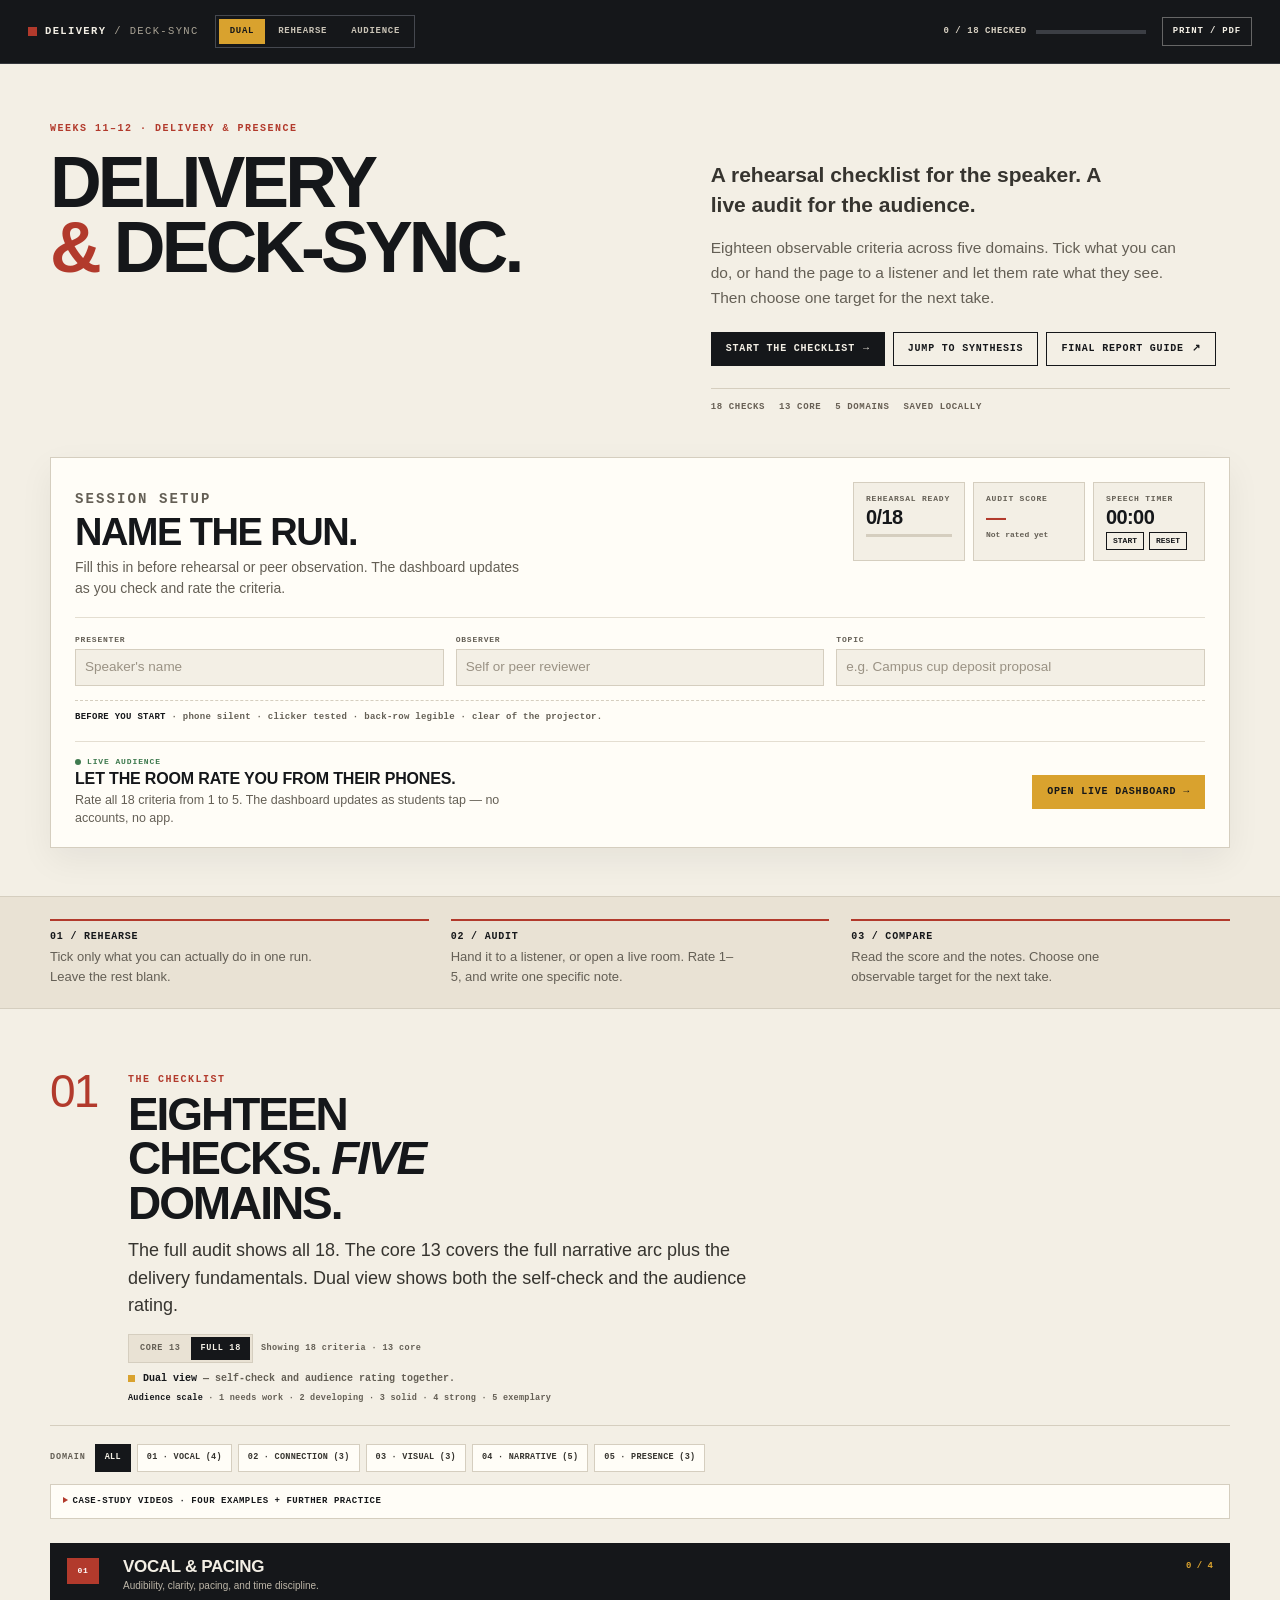
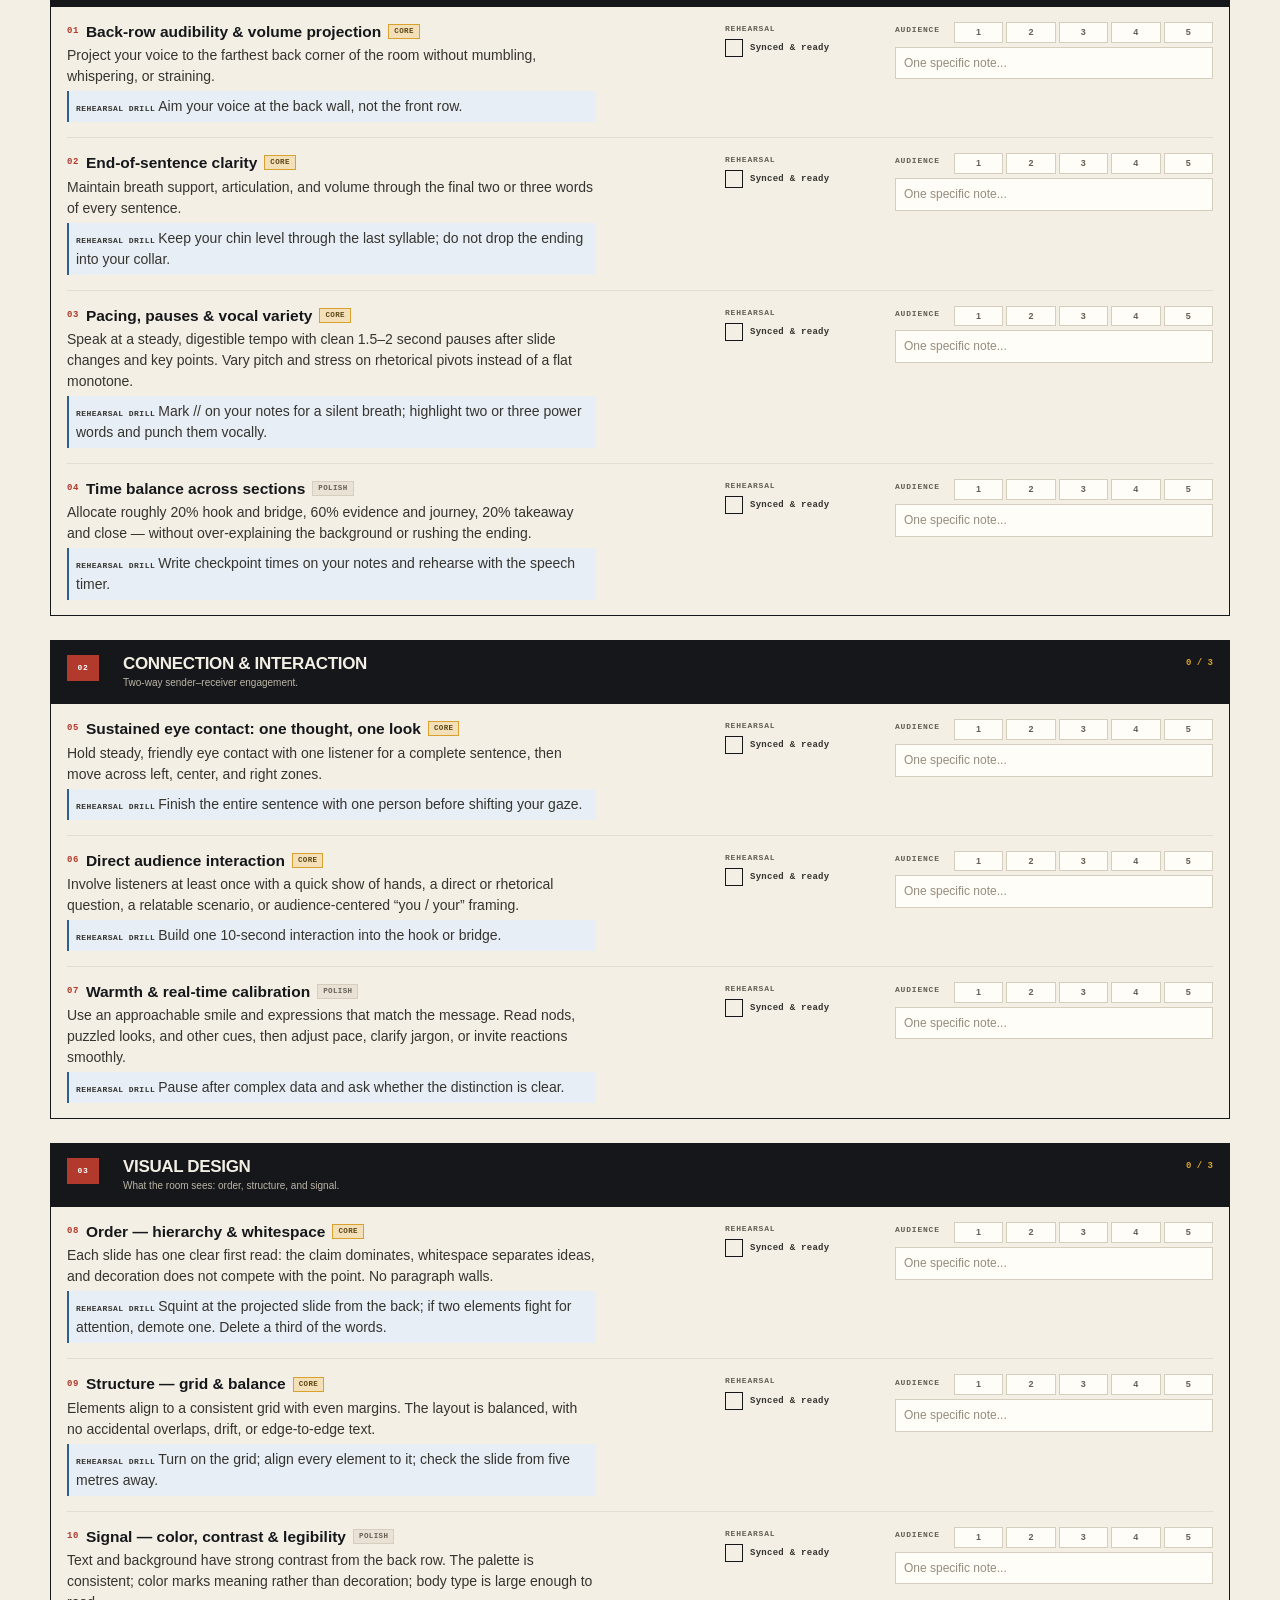
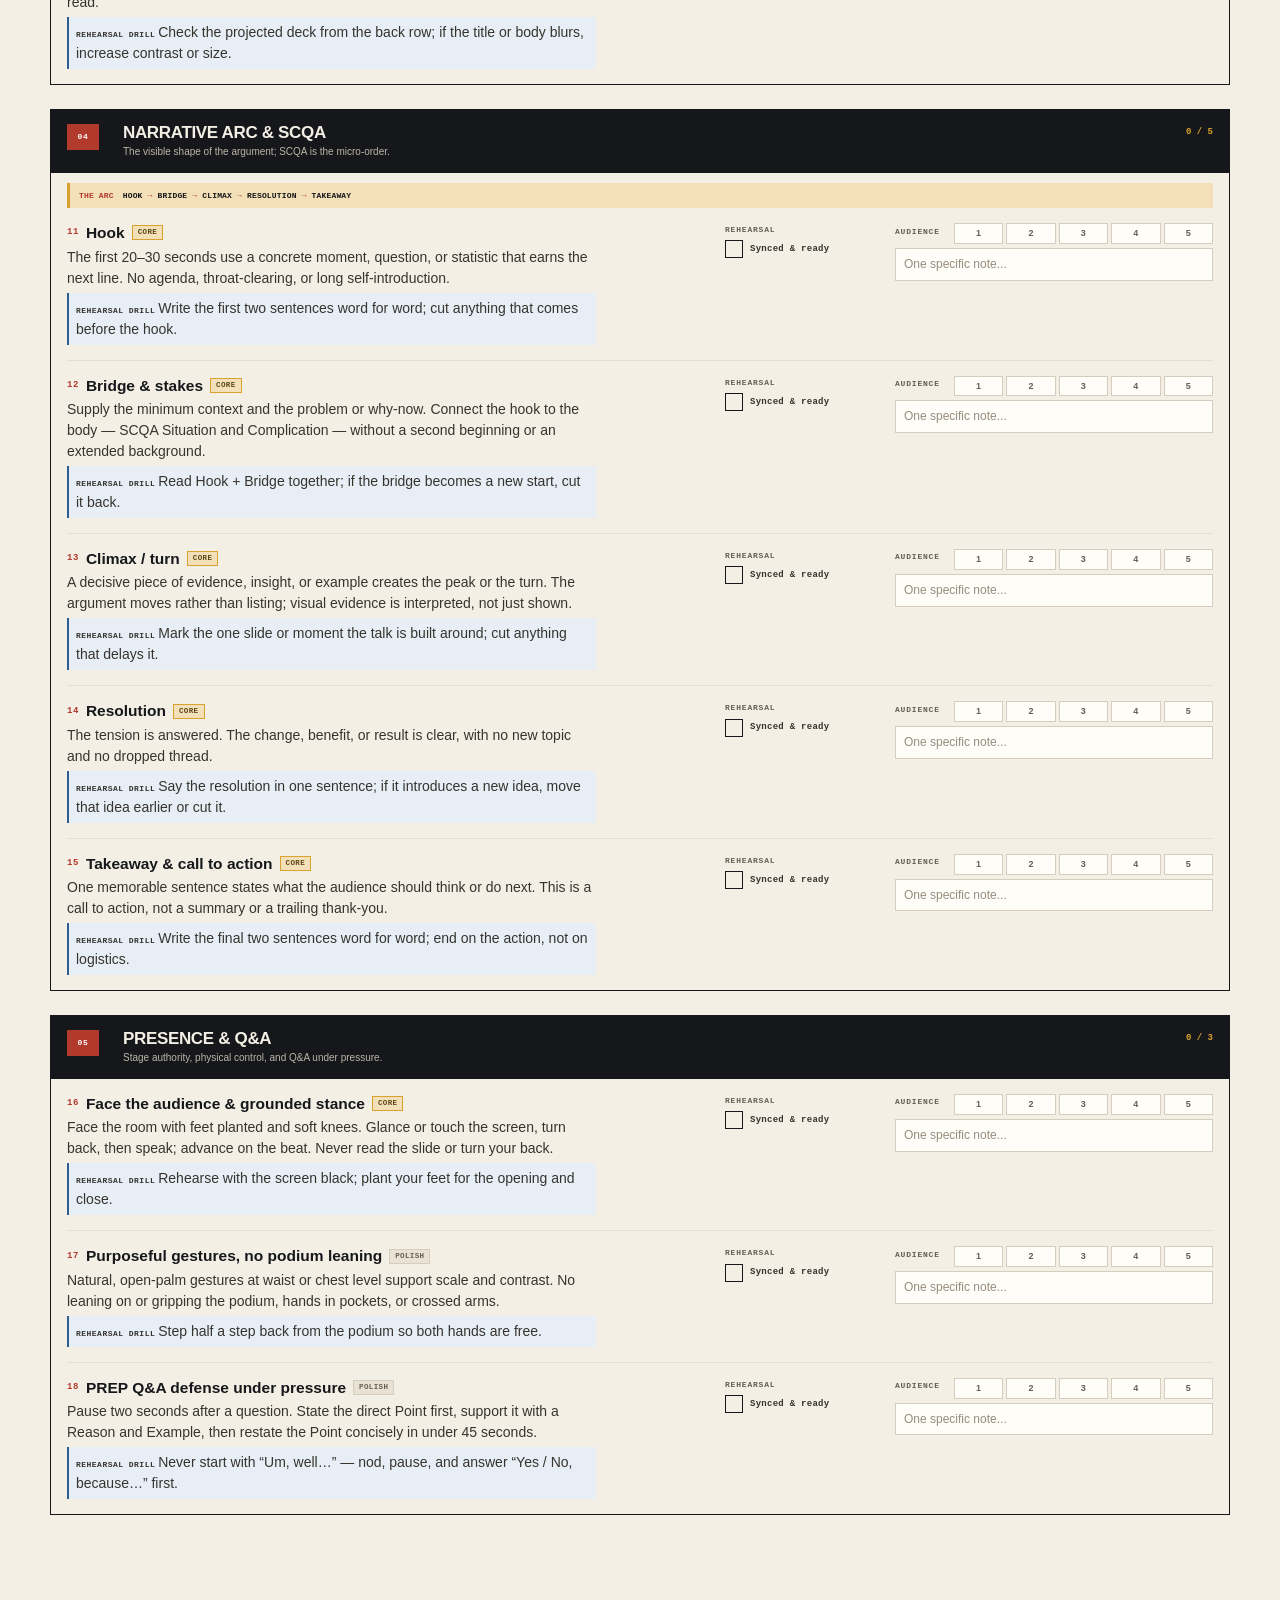
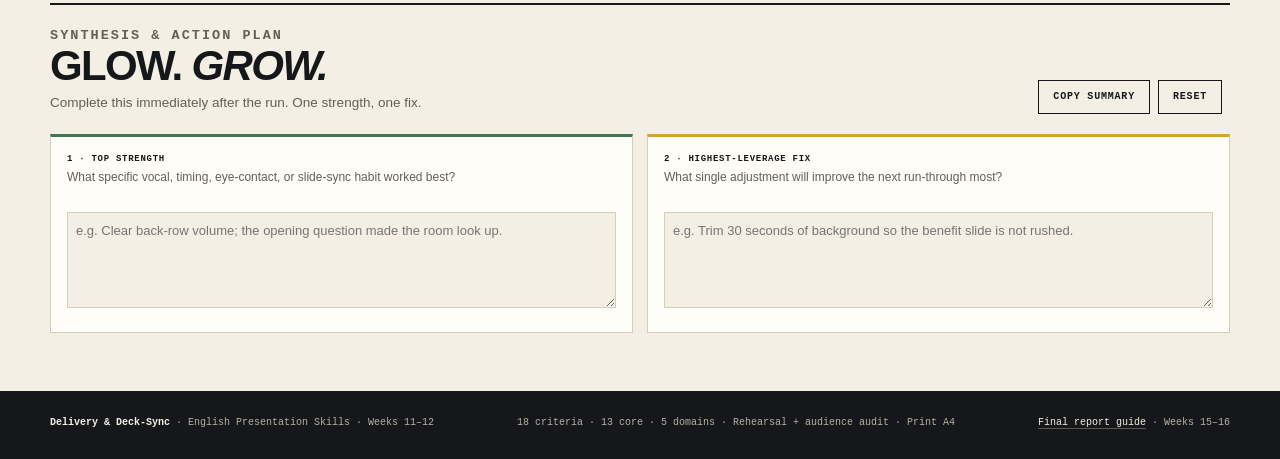
<file: index.html>
<!doctype html>
<html lang="en">
<head>
<meta charset="utf-8">
<meta name="viewport" content="width=device-width,initial-scale=1">
<title>Delivery &amp; Deck-Sync — Weeks 11–12 Diagnostic Checklist</title>
<meta name="description" content="A responsive, dual-purpose rehearsal checklist and live audience audit for presentation delivery: audibility, pacing, eye contact, visual design, narrative arc, presence, and Q&amp;A.">
<link rel="canonical" href="https://qiangmia.github.io/presenskills/">
<meta name="theme-color" content="#15171a">
<meta property="og:type" content="website">
<meta property="og:title" content="Delivery &amp; Deck-Sync — Diagnostic Checklist">
<meta property="og:description" content="Eighteen observable criteria for presentation delivery. Rehearse it, audit it, then choose one target for the next take.">
<meta property="og:url" content="https://qiangmia.github.io/presenskills/">
<meta name="twitter:card" content="summary">
<link rel="icon" href="data:image/svg+xml,%3Csvg xmlns='http://www.w3.org/2000/svg' viewBox='0 0 32 32'%3E%3Crect width='32' height='32' fill='%2315171a'/%3E%3Crect x='7' y='8' width='18' height='3' fill='%23d9a22e'/%3E%3Crect x='7' y='15' width='12' height='2' fill='%23f3efe5'/%3E%3Crect x='7' y='21' width='18' height='2' fill='%23b23a2c'/%3E%3C/svg%3E">
<style>
/* ==========================================================================
   DELIVERY & DECK-SYNC — Weeks 11–12
   A responsive reconstruction of the 18-criterion diagnostic checklist.
   ========================================================================== */

:root{
  --paper:#f3efe5;
  --paper-2:#e9e2d4;
  --white:#fffdf7;
  --ink:#15171a;
  --ink-2:#36342f;
  --muted:#645f55;
  --faint:#675f54;
  --rule:#d5cebf;
  --rule-2:#e4ded1;
  --red:#b23a2c;
  --red-deep:#8e2b21;
  --amber:#d9a22e;
  --amber-soft:#f3dfb8;
  --green:#3f7a4f;
  --green-soft:#e6efe4;
  --blue:#2f5f8f;
  --blue-soft:#e7eef5;
  --rose:#a54537;
  --rose-soft:#f3e6e2;
  --stage:#15171a;
  --stage-2:#1e2126;
  --display:"Arial Black","Helvetica Neue",Impact,"Segoe UI",sans-serif;
  --sans:"Segoe UI","Helvetica Neue",Arial,sans-serif;
  --mono:"Consolas","SF Mono","Cascadia Mono",monospace;
}

*,*::before,*::after{box-sizing:border-box}
[hidden]{display:none!important}
html{scroll-behavior:smooth;scroll-padding-top:76px}
body{
  margin:0;padding-top:64px;background:var(--paper);color:var(--ink);
  font-family:var(--sans);font-size:17.5px;line-height:1.6;
  -webkit-font-smoothing:antialiased;text-rendering:optimizeLegibility;
}
::selection{background:var(--amber);color:var(--ink)}
h1,h2,h3,h4,p,ul,ol,figure,blockquote{margin:0}
ul,ol{padding:0;list-style:none}
a{color:inherit}
button,input,textarea,select{font:inherit;color:inherit}
button{cursor:pointer}
:focus-visible{outline:2px solid var(--red);outline-offset:3px}
.sr-only{position:absolute;width:1px;height:1px;padding:0;margin:-1px;overflow:hidden;clip:rect(0,0,0,0);white-space:nowrap;border:0}
.skip{position:absolute;left:-9999px;top:0;z-index:3000;background:var(--amber);color:var(--ink);padding:10px 14px;font:700 12px var(--mono)}
.skip:focus{left:12px;top:12px}

/* ---------- top bar ---------- */
.topbar{
  position:fixed;top:0;left:0;right:0;z-index:1000;height:64px;
  display:flex;align-items:center;gap:16px;padding:0 clamp(14px,2.6vw,28px);
  background:var(--ink);color:var(--paper);border-bottom:1px solid #34373d;
}
.brand{
  display:flex;align-items:center;gap:8px;flex:none;text-decoration:none;
  font:700 10.5px/1 var(--mono);letter-spacing:.13em;text-transform:uppercase;white-space:nowrap;
}
.brand i{width:9px;height:9px;background:var(--red);display:block;flex:none}
.brand span{color:#a8a294;font-weight:400}
.mode-switch{display:flex;gap:2px;padding:3px;border:1px solid #45484f;flex:none}
.mode-btn{
  border:0;background:transparent;color:#c9c3b6;padding:8px 11px;
  font:700 9px/1 var(--mono);letter-spacing:.08em;text-transform:uppercase;white-space:nowrap;
}
.mode-btn:hover{color:#fff}
.mode-btn.is-active{background:var(--amber);color:var(--ink)}
.progress{display:flex;align-items:center;gap:9px;margin-left:auto;min-width:0}
.progress-label{
  font:700 9px/1 var(--mono);letter-spacing:.06em;text-transform:uppercase;
  color:#d8d1c3;white-space:nowrap;
}
.progress-track{display:block;width:110px;height:4px;background:#3b3e44;overflow:hidden}
.progress-track i{display:block;height:100%;width:0;background:var(--amber);transition:width .25s ease}
.print-btn{
  border:1px solid #666;background:transparent;color:var(--paper);
  padding:9px 10px;font:700 9px/1 var(--mono);letter-spacing:.09em;text-transform:uppercase;
  white-space:nowrap;flex:none;
}
.print-btn:hover{background:var(--paper);color:var(--ink);border-color:var(--paper)}

/* ---------- shared ---------- */
.wrap{width:min(calc(100% - 40px),1180px);margin:0 auto}
.kicker{font:700 10px/1.4 var(--mono);letter-spacing:.15em;text-transform:uppercase;color:var(--red)}
.lead{font-size:18px;line-height:1.55;color:var(--ink-2);max-width:66ch}
.small{font-size:13.5px;line-height:1.55;color:var(--muted);max-width:66ch}
.btn{
  display:inline-flex;align-items:center;justify-content:center;gap:8px;
  border:1px solid var(--ink);background:transparent;color:var(--ink);
  padding:11px 14px;font:700 10px/1 var(--mono);letter-spacing:.08em;
  text-transform:uppercase;text-decoration:none;
}
.btn:hover{background:var(--ink);color:var(--paper)}
.btn.primary{background:var(--ink);color:var(--paper)}
.btn.primary:hover{background:var(--red);border-color:var(--red);color:#fff}
.btn.amber{background:var(--amber);border-color:var(--amber);color:var(--ink)}
.btn.amber:hover{background:var(--paper);border-color:var(--paper);color:var(--ink)}
.btn:disabled{opacity:.55;cursor:wait}

/* ---------- hero ---------- */
.hero{
  padding:clamp(34px,4.6vw,58px) 0 clamp(26px,3.4vw,42px);
  display:grid;grid-template-columns:minmax(0,1.08fr) minmax(330px,.92fr);
  gap:clamp(28px,4vw,56px);align-items:start;
}
.hero-side{padding-top:38px}
.hero h1{
  margin-top:14px;font-family:var(--display);font-size:clamp(44px,5.6vw,74px);
  line-height:.9;letter-spacing:-.055em;text-transform:uppercase;max-width:12ch;
}
.hero h1 .amp{color:var(--red)}
.hero h1 .line2{white-space:nowrap}
.hero h1 em{font-style:normal}
.hero .dek{margin-top:0;font-size:clamp(18px,1.8vw,21px);line-height:1.45;color:var(--ink-2);max-width:36ch;font-weight:600}
.hero .intro{margin-top:14px;font-size:15.5px;line-height:1.62;color:var(--muted);max-width:55ch}
.hero-actions{display:flex;flex-wrap:wrap;gap:8px;margin-top:22px}
.hero-meta{display:flex;flex-wrap:wrap;gap:6px 14px;margin-top:22px;padding-top:12px;border-top:1px solid var(--rule);font:600 9px/1.5 var(--mono);letter-spacing:.07em;text-transform:uppercase;color:var(--faint)}

/* ---------- session ---------- */
.session{padding:0 0 clamp(30px,4vw,48px)}
.session-panel{background:var(--white);border:1px solid var(--rule);padding:24px 24px 20px;box-shadow:0 12px 32px rgba(21,23,26,.06)}
.session-top{display:grid;grid-template-columns:minmax(0,1fr) auto;gap:24px;align-items:start;border-bottom:1px solid var(--rule-2);padding-bottom:18px}
.session-top h2{margin-top:4px;font-family:var(--display);font-size:clamp(28px,3.2vw,38px);line-height:.96;letter-spacing:-.04em;text-transform:uppercase;max-width:18ch}
.session-top p{margin-top:7px;font-size:14px;line-height:1.5;color:var(--muted);max-width:58ch}
.dashboard{display:flex;flex-wrap:wrap;gap:8px;justify-content:flex-end}
.metric{min-width:112px;padding:10px 12px;border:1px solid var(--rule);background:var(--paper)}
.metric-label{display:block;font:700 8px/1.4 var(--mono);letter-spacing:.1em;text-transform:uppercase;color:var(--muted)}
.metric-value{display:block;margin-top:3px;font:800 20px/1 var(--display);letter-spacing:-.03em;color:var(--ink)}
.metric-value.red{color:var(--red)}
.metric-small{display:block;margin-top:2px;font:600 8px/1.4 var(--mono);color:var(--muted)}
.metric-bar{display:block;width:100%;height:3px;background:var(--rule);margin-top:7px;overflow:hidden}
.metric-bar i{display:block;width:0;height:100%;background:var(--green);transition:width .25s}
.metric .timer-row{display:flex;align-items:center;gap:5px;margin-top:5px}
.metric .timer-row button{border:1px solid var(--ink);background:transparent;padding:4px 6px;font:700 8px/1 var(--mono);text-transform:uppercase}
.metric .timer-row button:hover{background:var(--ink);color:var(--paper)}
.session-fields{display:grid;grid-template-columns:repeat(3,1fr);gap:12px;margin-top:16px}
.field label{display:block;font:700 8px/1.4 var(--mono);letter-spacing:.1em;text-transform:uppercase;color:var(--muted);margin-bottom:4px}
.field input,.field select{width:100%;border:1px solid var(--rule);background:var(--paper);color:var(--ink);padding:8px 9px;font:13.5px/1.4 var(--sans)}
.field input::placeholder{color:#9a9284}
.field input:focus,.field select:focus{outline:2px solid var(--red);outline-offset:1px;border-color:var(--red)}

.live-strip{display:flex;align-items:center;justify-content:space-between;gap:18px;margin-top:16px;padding-top:14px;border-top:1px solid var(--rule-2)}
.live-strip>div{min-width:0}
.live-kicker{display:flex;align-items:center;gap:6px;font:700 8px/1.4 var(--mono);letter-spacing:.11em;text-transform:uppercase;color:var(--green)}
.live-kicker::before{content:"";width:6px;height:6px;border-radius:50%;background:var(--green);flex:none}
.live-strip b{display:block;margin-top:3px;font-family:var(--display);font-size:16px;line-height:1.1;letter-spacing:-.01em;text-transform:uppercase}
.live-strip span{display:block;margin-top:3px;font-size:12.5px;line-height:1.45;color:var(--muted);max-width:62ch}
.live-strip .btn{flex:none}
.preflight{margin-top:14px;padding-top:10px;border-top:1px dashed var(--rule);font:600 9px/1.55 var(--mono);letter-spacing:.03em;color:var(--muted)}
.preflight b{color:var(--ink);text-transform:uppercase}

/* ---------- how strip ---------- */
.how-strip{background:var(--paper-2);border-top:1px solid var(--rule);border-bottom:1px solid var(--rule);padding:22px 0}
.how-strip .wrap{display:grid;grid-template-columns:repeat(3,1fr);gap:22px}
.how-item{border-top:2px solid var(--red);padding-top:9px}
.how-item b{display:block;font:800 10px/1.3 var(--mono);letter-spacing:.08em;text-transform:uppercase}
.how-item span{display:block;margin-top:4px;font-size:13px;line-height:1.5;color:var(--muted);max-width:40ch}

/* ---------- checklist ---------- */
.checklist{padding:clamp(42px,5vw,64px) 0 30px}
.sec-head{display:grid;grid-template-columns:62px minmax(0,1fr);gap:16px;align-items:start;border-bottom:1px solid var(--rule);padding-bottom:20px}
.sec-no{font-family:var(--display);font-size:46px;line-height:.8;letter-spacing:-.04em;color:var(--red)}
.sec-head h2{margin-top:5px;font-family:var(--display);font-size:clamp(34px,4.2vw,46px);line-height:.96;letter-spacing:-.045em;text-transform:uppercase;max-width:16ch}
.sec-head .lead{margin-top:12px;max-width:64ch}
.level-row{display:flex;flex-wrap:wrap;align-items:center;gap:8px;margin-top:14px}
.level-switch{display:flex;gap:2px;padding:2px;border:1px solid var(--rule);background:var(--paper-2)}
.level-btn{border:0;background:transparent;color:var(--muted);padding:7px 9px;font:700 8.5px/1 var(--mono);letter-spacing:.08em;text-transform:uppercase}
.level-btn.is-active{background:var(--ink);color:var(--paper)}
.level-hint{font:600 8.5px/1.4 var(--mono);letter-spacing:.05em;color:var(--muted)}
.mode-note{display:flex;align-items:center;gap:8px;margin-top:9px;font:600 10px/1.4 var(--mono);color:var(--muted)}
.mode-note i{display:block;width:7px;height:7px;background:var(--amber);flex:none}
.mode-note b{color:var(--ink)}
.scale-note{margin-top:6px;font:600 8.5px/1.6 var(--mono);letter-spacing:.03em;color:var(--muted)}
.scale-note b{color:var(--ink)}
body.mode-rehearsal .scale-note{display:none}

.filterbar{display:flex;flex-wrap:wrap;align-items:center;gap:6px;margin-top:18px}
.filterbar .flabel{font:700 8.5px/1.4 var(--mono);letter-spacing:.1em;text-transform:uppercase;color:var(--muted);margin-right:3px}
.filter-btn{border:1px solid var(--rule);background:var(--white);color:var(--ink-2);padding:7px 9px;font:700 8.5px/1.4 var(--mono);letter-spacing:.03em;text-transform:uppercase}
.filter-btn:hover{border-color:var(--ink)}
.filter-btn.is-active{background:var(--ink);border-color:var(--ink);color:var(--paper)}
.clips{margin-top:12px;border:1px solid var(--rule);background:var(--white)}
.clips summary{cursor:pointer;padding:10px 12px;font:700 9px/1.4 var(--mono);letter-spacing:.06em;text-transform:uppercase;color:var(--ink)}
.clips summary::marker{color:var(--red)}
.clips-grid{display:grid;grid-template-columns:1fr 1fr;gap:12px;padding:0 14px 16px}
.clip{border-left:2px solid var(--amber);padding-left:9px}
.clip b{display:block;font-size:12px;line-height:1.4}
.clip span{display:block;margin-top:2px;font:600 9px/1.4 var(--mono);color:var(--muted)}
.clip p{margin:4px 0 0;font:400 9.5px/1.55 var(--mono);color:var(--ink-2)}
.clip p code{font:600 9px/1.4 var(--mono);color:var(--red);background:transparent;padding:0}
.clip-wide{grid-column:1/-1;border-left-color:var(--blue)}
.clip a{display:inline-block;margin-top:4px;font:700 9px/1.4 var(--mono);text-decoration:none;border-bottom:1px solid var(--ink)}

.domain{margin-top:24px;border:1px solid var(--ink);background:var(--paper);break-inside:avoid}
.domain-head{display:grid;grid-template-columns:44px minmax(0,1fr) auto;gap:12px;align-items:start;background:var(--ink);color:var(--paper);padding:14px 16px}
.domain-no{display:grid;place-items:center;width:32px;height:26px;background:var(--red);color:#fff;font:700 8px/1 var(--mono);letter-spacing:.08em}
.domain-head h3{font-family:var(--display);font-size:17px;line-height:1.05;letter-spacing:-.02em;text-transform:uppercase}
.domain-head p{margin-top:3px;font-size:10px;line-height:1.4;color:#bdb6a8}
.domain-count{font:700 9px/1.4 var(--mono);color:var(--amber);white-space:nowrap;padding-top:2px}
.domain-items{padding:0 16px}
.arc-strip{display:flex;flex-wrap:wrap;align-items:center;gap:5px;margin:10px 16px 0;padding:7px 9px;background:var(--amber-soft);border-left:3px solid var(--amber);font:700 8px/1.4 var(--mono);letter-spacing:.02em;text-transform:uppercase}
.arc-strip b{margin-right:4px;color:var(--red)}
.arc-strip span{color:var(--ink)}
.arc-strip i{font-style:normal;color:var(--red)}
.criterion{display:grid;grid-template-columns:minmax(0,1fr) 154px 318px;gap:16px;align-items:start;padding:15px 0;border-bottom:1px solid var(--rule-2)}
.domain-items .criterion:last-child{border-bottom:0}
body.mode-rehearsal .criterion{grid-template-columns:minmax(0,1fr) 170px}
body.mode-audience .criterion{grid-template-columns:minmax(0,1fr) 330px}
.crit-copy{min-width:0}
.crit-top{display:flex;flex-wrap:wrap;align-items:center;gap:7px}
.crit-num{font:800 9px/1 var(--mono);letter-spacing:.06em;color:var(--red)}
.crit-top h4{font-size:15.5px;line-height:1.25;font-weight:700}
.core-badge{display:inline-block;padding:2px 5px;border:1px solid var(--amber);background:var(--amber-soft);color:#5c4615;font:700 7.5px/1.2 var(--mono);letter-spacing:.05em;text-transform:uppercase}
.crit-copy>p{margin-top:4px;font-size:14px;line-height:1.5;color:var(--ink-2);max-width:68ch}
.drill{margin-top:5px;padding:5px 7px;border-left:2px solid var(--blue);background:var(--blue-soft);font-size:12px;line-height:1.45;color:#2d4258}
.drill b{font:700 8px/1.4 var(--mono);letter-spacing:.06em;text-transform:uppercase;margin-right:3px}
.crit-cell{min-width:0}
.rehearsal-cell{padding-top:1px}
.cell-label{display:block;font:700 8px/1.4 var(--mono);letter-spacing:.1em;text-transform:uppercase;color:var(--muted);margin-bottom:5px}
.check{display:flex;align-items:center;gap:7px;font:700 9px/1.35 var(--mono);letter-spacing:.03em;color:var(--ink-2);cursor:pointer}
.check input{appearance:none;width:18px;height:18px;border:1.5px solid var(--ink);background:transparent;display:grid;place-content:center;flex:none;margin:0}
.check input::before{content:"";width:10px;height:10px;transform:scale(0);background:var(--green)}
.check input:checked::before{transform:scale(1)}
.check input:checked+span{color:var(--ink)}
.audience-cell{display:none}
body.mode-audience .rehearsal-cell{display:none}
body.mode-audience .audience-cell{display:block}
body.mode-rehearsal .audience-cell{display:none}
body.mode-rehearsal .criterion{grid-template-columns:minmax(0,1fr) 180px}
.audience-cell{display:none}
body.mode-dual .audience-cell{display:block}
body.mode-dual .rehearsal-cell{display:block}
.rating-row{display:flex;align-items:center;justify-content:space-between;gap:6px;margin-bottom:4px}
.rating-group{display:grid;grid-template-columns:repeat(5,1fr);gap:3px;flex:1;margin-left:8px}
.rate-btn{border:1px solid var(--rule);background:var(--white);color:var(--muted);padding:4px 0;font:800 9px/1.2 var(--display);letter-spacing:.02em;text-align:center;min-width:0}
.rate-btn:hover{border-color:var(--ink);color:var(--ink)}
.rate-btn[aria-pressed="true"][data-score="1"]{background:#a54537;border-color:#a54537;color:#fff}
.rate-btn[aria-pressed="true"][data-score="2"]{background:#c46a3a;border-color:#c46a3a;color:#fff}
.rate-btn[aria-pressed="true"][data-score="3"]{background:var(--amber);border-color:var(--amber);color:var(--ink)}
.rate-btn[aria-pressed="true"][data-score="4"]{background:var(--blue);border-color:var(--blue);color:#fff}
.rate-btn[aria-pressed="true"][data-score="5"]{background:var(--green);border-color:var(--green);color:#fff}
.note{width:100%;border:1px solid var(--rule);background:var(--white);padding:7px 8px;font:12px/1.4 var(--sans);color:var(--ink)}
.note::placeholder{color:#958d7f}
.note:focus{outline:2px solid var(--red);outline-offset:1px;border-color:var(--red)}
.print-note,.print-rating,.print-synth,.print-plan,.print-overview,.print-log{display:none}

/* ---------- synthesis ---------- */
.synthesis{padding:clamp(38px,5vw,58px) 0}
.synth-head{display:flex;flex-wrap:wrap;align-items:end;justify-content:space-between;gap:12px;border-top:2px solid var(--ink);padding-top:16px}
.synth-head h2{font-family:var(--display);font-size:clamp(30px,3.6vw,42px);line-height:.96;letter-spacing:-.04em;text-transform:uppercase;max-width:20ch}
.synth-head p{margin-top:6px;font-size:13.5px;color:var(--muted)}
.synth-grid{display:grid;grid-template-columns:repeat(2,1fr);gap:14px;margin-top:20px}
.synth-card{border:1px solid var(--rule);background:var(--white);padding:16px}
.synth-card.glow{border-top:3px solid var(--green)}
.synth-card.grow{border-top:3px solid var(--amber)}
.synth-card label{display:block;font:700 9px/1.4 var(--mono);letter-spacing:.08em;text-transform:uppercase;color:var(--ink)}
.synth-card .q{margin-top:4px;font-size:12px;line-height:1.45;color:var(--muted);min-height:2.9em}
.synth-card textarea{width:100%;min-height:84px;margin-top:8px;border:1px solid var(--rule);background:var(--paper);padding:8px;font:13px/1.5 var(--sans);resize:vertical}
.synth-card textarea:focus{outline:2px solid var(--red);outline-offset:1px;border-color:var(--red)}
.synth-actions{display:flex;flex-wrap:wrap;align-items:center;gap:8px;margin-top:16px}
.copy-status{font:600 9px/1.4 var(--mono);color:var(--muted);min-height:1.4em}

/* ---------- footer ---------- */
.footer{background:var(--ink);color:#b8b1a4;padding:24px 0 28px;font:400 10px/1.6 var(--mono)}
.footer .wrap{display:flex;flex-wrap:wrap;gap:8px 22px;justify-content:space-between}
.footer b{color:var(--paper)}
.footer a{color:var(--paper);text-decoration:none;border-bottom:1px solid #5c584f}

/* ---------- responsive ---------- */
@media (max-width:1080px){
  .session-top{grid-template-columns:1fr}
  .dashboard{justify-content:flex-start}
  .session-fields{grid-template-columns:1fr 1fr}
  .how-strip .wrap{grid-template-columns:1fr}
  .criterion{grid-template-columns:minmax(0,1fr) 140px 285px;gap:12px}
  body.mode-audience .criterion{grid-template-columns:minmax(0,1fr) 300px}
}
@media (max-width:900px){
  .hero{grid-template-columns:1fr;gap:18px}
  .hero-side{padding-top:0}
}
@media (max-width:760px){
  body{padding-top:104px}
  .topbar{height:104px;flex-wrap:wrap;align-content:center;gap:5px 9px;padding:7px 13px}
  .brand{font-size:9.5px;letter-spacing:.08em}
  .brand span{display:none}
  .print-btn{margin-left:auto;font-size:8.5px;padding:8px 9px}
  .mode-switch{order:5;flex:1;min-width:0}
  .mode-btn{flex:1;padding:9px 6px;font-size:8px}
  .progress{order:6;width:100%;margin-left:0;gap:7px}
  .progress-track{flex:1;width:auto}
  html{scroll-padding-top:114px}
  .wrap{width:min(calc(100% - 30px),1180px)}
  .hero{padding-top:30px}
  .hero h1{font-size:clamp(38px,11.5vw,58px)}
  .hero .dek{font-size:18px}
  .session-panel{padding:18px 16px 16px}
  .session-top h2{font-size:30px}
  .dashboard{display:grid;grid-template-columns:1fr 1fr;gap:7px}
  .metric{min-width:0}
  .metric:last-child{grid-column:1/-1}
  .session-fields{grid-template-columns:1fr}
  .live-strip{display:block}
  .live-strip .btn{width:100%;margin-top:10px}
  .how-strip{padding:18px 0}
  .sec-head{grid-template-columns:1fr;gap:5px}
  .sec-no{font-size:34px}
  .sec-head h2{font-size:clamp(30px,8.5vw,38px)}
  .level-row{align-items:flex-start}
  .filterbar{gap:4px}
  .filter-btn{font-size:8px;padding:6px 6px}
  .clips-grid{grid-template-columns:1fr}
  .domain{margin-top:18px}
  .domain-head{grid-template-columns:32px 1fr;gap:8px;padding:12px}
  .domain-no{width:26px;height:22px}
  .domain-head h3{font-size:15px}
  .domain-count{grid-column:2;padding-top:0}
  .domain-items{padding:0 12px}
  .criterion,body.mode-audience .criterion,body.mode-rehearsal .criterion{grid-template-columns:1fr;gap:9px;padding:13px 0}
  .crit-cell{width:100%}
  .rate-btn{padding:8px 0;font-size:11px;min-height:38px}
  .rating-row{display:block}
  .rating-group{grid-template-columns:repeat(5,1fr);width:100%;margin-top:2px;margin-left:0}
  .check{min-height:40px}
  .check input{width:20px;height:20px}
  .note{min-height:44px}
  .synth-grid{grid-template-columns:1fr}
  .synth-head h2{font-size:32px}
}
@media (max-width:430px){
  .hero h1{font-size:clamp(34px,11vw,46px)}
  .dashboard{grid-template-columns:1fr}
  .metric:last-child{grid-column:auto}
}
@media (prefers-reduced-motion:reduce){
  html{scroll-behavior:auto}
  .progress-track i,.metric-bar i{transition:none}
}

/* ---------- print ---------- */
@media print{
  @page{size:A4;margin:13mm 13mm 12mm}
  html,body{background:#fff;padding:0}
  body{font-size:9pt;line-height:1.4;color:#111}
  .topbar,.hero-actions,.how-strip,.filterbar,.clips,.footer,.print-btn,.rate-btn,.synth-actions,.copy-status,.skip,.mode-switch,.progress,.mode-note,.live-strip{display:none!important}
  .wrap{width:auto;max-width:none;margin:0}
  .hero{display:block;padding:0 0 5mm;border-bottom:1.5pt solid #111}
  .hero-side{padding-top:0}
  .hero h1{font-size:34pt;line-height:.9;margin-top:3mm;max-width:none}
  .hero .dek{font-size:12pt;max-width:38ch;margin-top:2mm}
  .hero .intro{font-size:8.5pt;max-width:72ch;margin-top:2mm}
  .hero-meta{font-size:6.8pt;margin-top:2mm;padding-top:1.5mm;gap:3mm 6mm}
  .kicker{font-size:6.8pt}
  .session{padding:0 0 4mm}
  .session-panel{border:1pt solid #111;padding:3mm 4mm;box-shadow:none}
  .session-top{display:block;border-bottom:.5pt solid #999;padding-bottom:2mm}
  .session-top h2{font-size:16pt}
  .session-top p{font-size:8pt}
  .dashboard{display:flex;gap:2mm;justify-content:flex-start;margin-top:2mm}
  .metric{min-width:28mm;padding:1.5mm 2mm;border:.5pt solid #999;background:#fff}
  .metric-label{font-size:6pt}
  .metric-value{font-size:12pt}
  .metric-small{font-size:6pt}
  .metric .timer-row{display:none}
  .session-fields{grid-template-columns:repeat(3,1fr);gap:2mm;margin-top:2mm}
  .field label{font-size:6pt}
  .field input,.field select{font-size:8pt;border:0;border-bottom:.4pt solid #999;padding:1mm 0;background:#fff}
  #checklist{break-before:auto}
  .checklist{padding:0}
  .print-overview{display:block;margin-top:6mm;padding-top:3mm;border-top:1pt solid #111}
  .print-overview h3{font-size:10pt;margin:0 0 2mm}
  .po-grid{display:grid;grid-template-columns:1fr 1fr;gap:1mm 8mm}
  .po-grid p{font-size:8pt;line-height:1.5;margin:0}
  .po-grid b{font-family:var(--mono);color:var(--red);margin-right:2mm}
  .po-note{font-size:7.5pt;line-height:1.5;color:#444;margin-top:2mm}
  .sec-head{grid-template-columns:10mm 1fr;gap:2mm;padding-bottom:2mm;margin-bottom:2mm}
  .sec-no{font-size:24pt}
  .sec-head h2{font-size:18pt;max-width:24ch}
  .sec-head .lead{font-size:8pt;margin-top:2mm}
  .level-row{display:none}
  .mode-note{font-size:7pt;margin-top:1mm}
  .scale-note{display:block!important;font-size:6.5pt;margin-top:1mm}
  .domain{margin-top:3mm;border:1pt solid #111;break-inside:auto}
  .domain[data-domain="narrative"]{break-before:page}
  .domain-head{background:#fff;color:#111;border-bottom:1pt solid #111;padding:1.2mm 2mm;grid-template-columns:7mm 1fr 18mm;gap:2mm;break-after:avoid}
  .domain-no{width:6mm;height:5mm;background:#111;color:#fff;font-size:6pt}
  .domain-head h3{font-size:10pt}
  .domain-head p{font-size:7pt;color:#333}
  .domain-count{font-size:7pt;color:#111}
  .domain-items{padding:0 2mm}
  .arc-strip{margin:.8mm 2mm 0;padding:.8mm 2mm;background:#fff;border-left:1pt solid #111;font-size:5.6pt;gap:2mm}
  .preflight{display:block;font-size:6.5pt;margin-top:1mm;padding-top:1mm;border-top:.5pt solid #999}
  .criterion,body.mode-audience .criterion,body.mode-rehearsal .criterion{grid-template-columns:minmax(0,1fr) 26mm 49mm;gap:2mm;padding:1.4mm 0;break-inside:avoid}
  .crit-num{font-size:6pt}
  .crit-top h4{font-size:9pt}
  .core-badge{font-size:5.5pt;padding:0 1mm}
  .crit-copy>p{font-size:7.2pt;line-height:1.3;margin-top:.8mm}
  .drill{font-size:6.2pt;padding:.8mm;margin-top:.8mm}
  .crit-cell{display:block!important}
  .rehearsal-cell,.audience-cell{display:block!important}
  .cell-label{font-size:5.5pt;margin-bottom:1mm}
  .check{font-size:6.5pt;gap:1mm;white-space:nowrap}
  .check input{appearance:auto;width:10px;height:10px;border:.5pt solid #111;accent-color:#111}
  .check input::before{display:none}
  .rating-row{display:block}
  .rating-group{display:none}
  .print-rating{display:block;min-height:3.5mm;border-bottom:.3pt solid #999;font:6pt/1.3 var(--mono);color:#333;padding-top:.5mm}
  .note{display:none}
  .print-note{display:block;min-height:5mm;border-bottom:.3pt solid #999;font:6pt/1.3 var(--mono);color:#333;white-space:pre-wrap}
  .synthesis{padding:0;break-before:page;break-inside:avoid}
  .synth-head{padding-top:2mm}
  .synth-head h2{font-size:16pt}
  .synth-grid{grid-template-columns:repeat(2,1fr);gap:2mm;margin-top:2mm}
  .synth-card{padding:2mm;border:.5pt solid #999}
  .synth-card label{font-size:6.5pt}
  .synth-card .q{display:none}
  .synth-card textarea{display:none}
  .print-plan{display:block;margin-top:5mm;border-top:1pt solid #111;padding-top:3mm;break-inside:avoid}
  .print-plan b{display:block;font:700 8pt/1.4 var(--mono);text-transform:uppercase;letter-spacing:.08em;margin-bottom:2mm}
  .print-plan p{font-size:8pt;line-height:1.8;margin:1mm 0;color:#333}
  .print-plan p span{display:inline-block;min-width:75%;border-bottom:.3pt solid #999}
  .print-log{display:block;margin-top:6mm;border-top:1pt solid #111;padding-top:3mm;break-inside:avoid}
  .print-log>b{display:block;font:700 8pt/1.4 var(--mono);text-transform:uppercase;letter-spacing:.08em;margin-bottom:2mm}
  .print-log table{width:100%;border-collapse:collapse;table-layout:fixed}
  .print-log th{font:700 6.5pt/1.4 var(--mono);text-transform:uppercase;letter-spacing:.06em;color:#333;text-align:left;border-bottom:.6pt solid #111;padding:1mm 1mm 1mm 0}
  .print-log td{border-bottom:.3pt solid #999;height:9mm}
  .print-log th:nth-child(1),.print-log td:nth-child(1){width:15%}
  .print-log th:nth-child(2),.print-log td:nth-child(2){width:8%}
  .print-log th:nth-child(3),.print-log td:nth-child(3){width:12%}
  .print-log th:nth-child(4),.print-log td:nth-child(4){width:12%}
  .print-log th:nth-child(5),.print-log td:nth-child(5){width:10%}
  .print-log .print-sign{margin:4mm 0 0;font-size:8pt;color:#333}
  .print-log .print-sign span{display:inline-block;min-width:55mm;border-bottom:.3pt solid #999}
  .synth-card .print-synth{display:block;min-height:12mm;border-bottom:.3pt solid #999;font:6.5pt/1.3 var(--mono);white-space:pre-wrap}
}
</style>
</head>
<body class="mode-dual level-full">
<a class="skip" href="#checklist">Skip to the checklist</a>

<header class="topbar">
  <a class="brand" href="#top"><i aria-hidden="true"></i>Delivery<span> / Deck-Sync</span></a>
  <div class="mode-switch" role="group" aria-label="Checklist view">
    <button class="mode-btn is-active" type="button" data-mode="dual" aria-pressed="true">Dual</button>
    <button class="mode-btn" type="button" data-mode="rehearsal" aria-pressed="false">Rehearse</button>
    <button class="mode-btn" type="button" data-mode="audience" aria-pressed="false">Audience</button>
  </div>
  <div class="progress">
    <span class="progress-label" id="progressLabel" aria-live="polite">0 / 18 checked</span>
    <span class="progress-track" aria-hidden="true"><i id="progressBar"></i></span>
  </div>
  <button class="print-btn" type="button" onclick="window.print()">Print / PDF</button>
</header>

<main id="top">

<!-- ============================================================ HERO -->
<section class="hero wrap" aria-labelledby="hero-title">
  <div class="hero-lead">
    <p class="kicker">Weeks 11–12 · Delivery &amp; Presence</p>
    <h1 id="hero-title">Delivery<br><span class="line2"><span class="amp">&amp;</span> <em>deck-sync.</em></span></h1>
  </div>
  <div class="hero-side">
    <p class="dek">A rehearsal checklist for the speaker. A live audit for the audience.</p>
    <p class="intro">Eighteen observable criteria across five domains. Tick what you can do, or hand the page to a listener and let them rate what they see. Then choose one target for the next take.</p>
    <div class="hero-actions">
      <a class="btn primary" href="#checklist">Start the checklist <span aria-hidden="true">→</span></a>
      <a class="btn" href="#synthesis">Jump to synthesis</a>
      <a class="btn" href="final-report-guide.html">Final report guide <span aria-hidden="true">↗</span></a>
    </div>
    <p class="hero-meta"><span>18 checks</span><span>13 Core</span><span>5 domains</span><span>Saved locally</span></p>
  </div>
</section>

<!-- ============================================================ SESSION -->
<section class="session wrap" aria-labelledby="session-title">
  <div class="session-panel">
    <div class="session-top">
      <div>
        <p class="kicker">Session setup</p>
        <h2 id="session-title">Name the run.</h2>
        <p>Fill this in before rehearsal or peer observation. The dashboard updates as you check and rate the criteria.</p>
      </div>
      <div class="dashboard" aria-label="Live dashboard">
        <div class="metric">
          <span class="metric-label">Rehearsal ready</span>
          <span class="metric-value"><span id="rehearsalCount">0</span>/<span id="rehearsalTotal">18</span></span>
          <span class="metric-bar"><i id="rehearsalBar"></i></span>
        </div>
        <div class="metric">
          <span class="metric-label">Audit score</span>
          <span class="metric-value red" id="auditScore">—</span>
          <span class="metric-small" id="auditLabel">Not rated yet</span>
        </div>
        <div class="metric">
          <span class="metric-label">Speech timer</span>
          <span class="metric-value" id="speechTimer">00:00</span>
          <span class="timer-row"><button type="button" id="timerBtn">Start</button><button type="button" id="timerReset">Reset</button></span>
        </div>
      </div>
    </div>

    <div class="session-fields">
      <div class="field"><label for="metaPresenter">Presenter</label><input id="metaPresenter" data-meta="presenter" type="text" placeholder="Speaker's name" autocomplete="off"></div>
      <div class="field"><label for="metaObserver">Observer</label><input id="metaObserver" data-meta="observer" type="text" placeholder="Self or peer reviewer" autocomplete="off"></div>
      <div class="field"><label for="metaTopic">Topic</label><input id="metaTopic" data-meta="topic" type="text" placeholder="e.g. Campus cup deposit proposal" autocomplete="off"></div>
    </div>

    <p class="preflight"><b>Before you start</b> · phone silent · clicker tested · back-row legible · clear of the projector.</p>

    <div class="live-strip">
      <div>
        <p class="live-kicker">Live audience</p>
        <b>Let the room rate you from their phones.</b>
        <span>Rate all 18 criteria from 1 to 5. The dashboard updates as students tap — no accounts, no app.</span>
      </div>
      <a class="btn amber" href="https://qiangmia.github.io/presenskills/live.html" target="_blank" rel="noopener">Open live dashboard →</a>
    </div>
  </div>
</section>

<div class=print-overview>
  <h3>What this checklist covers</h3>
  <div class=po-grid>
    <p><b>01</b> Vocal &amp; pacing · 4 checks</p>
    <p><b>02</b> Connection &amp; interaction · 3 checks</p>
    <p><b>03</b> Visual design · 3 checks</p>
    <p><b>04</b> Narrative arc &amp; SCQA · 5 checks</p>
    <p><b>05</b> Presence &amp; Q&amp;A · 3 checks</p>
  </div>
  <p class=po-note>18 criteria total · 13 core. Start with the core; use the full audit to refine time, signal, gestures, and Q&amp;A.</p>
</div>

<!-- ============================================================ HOW -->
<section class="how-strip" aria-label="How to use this checklist">
  <div class="wrap">
    <div class="how-item"><b>01 / Rehearse</b><span>Tick only what you can actually do in one run. Leave the rest blank.</span></div>
    <div class="how-item"><b>02 / Audit</b><span>Hand it to a listener, or open a live room. Rate 1–5, and write one specific note.</span></div>
    <div class="how-item"><b>03 / Compare</b><span>Read the score and the notes. Choose one observable target for the next take.</span></div>
  </div>
</section>

<!-- ============================================================ CHECKLIST -->
<section class="checklist" id="checklist" aria-labelledby="checklist-title">
  <div class="wrap">
    <div class="sec-head">
      <div class="sec-no" aria-hidden="true">01</div>
      <div>
        <p class="kicker">The checklist</p>
        <h2 id="checklist-title">Eighteen checks. <em>Five</em> domains.</h2>
        <p class="lead">The full audit shows all 18. The core 13 covers the full narrative arc plus the delivery fundamentals. Dual view shows both the self-check and the audience rating.</p>
        <div class="level-row">
          <div class="level-switch" role="group" aria-label="Checklist level">
            <button class="level-btn" type="button" data-level="beginner" aria-pressed="false">Core 13</button>
            <button class="level-btn is-active" type="button" data-level="full" aria-pressed="true">Full 18</button>
          </div>
          <span class="level-hint" id="levelHint">Showing 18 criteria · 13 core</span>
        </div>
        <p class="mode-note"><i aria-hidden="true"></i><span id="modeNote"><b>Dual view</b> — self-check and audience rating together.</span></p>
        <p class="scale-note"><b>Audience scale</b> · 1 needs work · 2 developing · 3 solid · 4 strong · 5 exemplary</p>
      </div>
    </div>

    <div class="filterbar" role="group" aria-label="Filter by domain">
      <span class="flabel">Domain</span>
      <button class="filter-btn is-active" type="button" data-domain="all">All</button>
      <button class="filter-btn" type="button" data-domain="vocal">01 · Vocal (4)</button>
      <button class="filter-btn" type="button" data-domain="connection">02 · Connection (3)</button>
      <button class="filter-btn" type="button" data-domain="visual">03 · Visual (3)</button>
      <button class="filter-btn" type="button" data-domain="narrative">04 · Narrative (5)</button>
      <button class="filter-btn" type="button" data-domain="presence">05 · Presence (3)</button>
    </div>

    <details class="clips">
      <summary>Case-study videos · four examples + further practice</summary>
      <div class="clips-grid">
        <div class="clip">
          <b>Delivering a bad presentation — spot the mistakes</b>
          <span>University of Bedfordshire · 4:51</span>
          <p><code>00:00</code> tech scramble · <code>00:40</code> dry agenda · <code>01:40</code> reading the screen · <code>02:26</code> rushed Q&amp;A</p>
          <a href="https://www.youtube.com/watch?v=ATfY8dvbuFg" target="_blank" rel="noopener">Watch ↗</a>
        </div>
        <div class="clip">
          <b>Presentation good / bad examples</b>
          <span>Husain S. · 2:29</span>
          <p><code>00:05</code> podium clutter · <code>00:23</code> paragraph walls · <code>01:29</code> improved open posture</p>
          <a href="https://www.youtube.com/watch?v=S5c1susCPAE" target="_blank" rel="noopener">Watch ↗</a>
        </div>
        <div class="clip">
          <b>Bad presentation vs good presentation</b>
          <span>Kyle Murtagh · 5:31</span>
          <p><code>00:14</code> note-clutching · <code>00:42</code> story hook · <code>01:15</code> five-point breakdown</p>
          <a href="https://www.youtube.com/watch?v=y_NdFygTzew" target="_blank" rel="noopener">Watch ↗</a>
        </div>
        <div class="clip">
          <b>Good presentation vs bad presentation</b>
          <span>Project IDEA · 5:13</span>
          <p><code>00:23</code> mumbling at paper · <code>03:16</code> clear projection and eye contact</p>
          <a href="https://www.youtube.com/watch?v=V8eLdbKXGzk" target="_blank" rel="noopener">Watch ↗</a>
        </div>
        <div class="clip clip-wide">
          <b>TGIF &amp; Born to Shine Toastmasters</b>
          <span>YouTube channel · Taiwan</span>
          <p>Bilingual speeches, table topics, and live peer evaluations for further practice.</p>
          <a href="https://www.youtube.com/@TGIFBornToShine" target="_blank" rel="noopener">Visit channel ↗</a>
        </div>
      </div>
    </details>

    <div id="checklist-container">
      <section class="domain" data-domain="vocal" aria-labelledby="domain-vocal">
        <header class="domain-head"><span class="domain-no">01</span><div><h3 id="domain-vocal">Vocal &amp; Pacing</h3><p>Audibility, clarity, pacing, and time discipline.</p></div><span class="domain-count" id="count-vocal">0 / 4</span></header>
        <div class="domain-items" id="items-vocal"></div>
      </section>
      <section class="domain" data-domain="connection" aria-labelledby="domain-connection">
        <header class="domain-head"><span class="domain-no">02</span><div><h3 id="domain-connection">Connection &amp; Interaction</h3><p>Two-way sender–receiver engagement.</p></div><span class="domain-count" id="count-connection">0 / 3</span></header>
        <div class="domain-items" id="items-connection"></div>
      </section>
      <section class="domain" data-domain="visual" aria-labelledby="domain-visual">
        <header class="domain-head"><span class="domain-no">03</span><div><h3 id="domain-visual">Visual Design</h3><p>What the room sees: order, structure, and signal.</p></div><span class="domain-count" id="count-visual">0 / 3</span></header>
        <div class="domain-items" id="items-visual"></div>
      </section>
      <section class="domain" data-domain="narrative" aria-labelledby="domain-narrative">
        <header class="domain-head"><span class="domain-no">04</span><div><h3 id="domain-narrative">Narrative Arc &amp; SCQA</h3><p>The visible shape of the argument; SCQA is the micro-order.</p></div><span class="domain-count" id="count-narrative">0 / 5</span></header>
        <div class="arc-strip" aria-label="Narrative arc"><b>The arc</b><span>Hook</span><i>→</i><span>Bridge</span><i>→</i><span>Climax</span><i>→</i><span>Resolution</span><i>→</i><span>Takeaway</span></div>
        <div class="domain-items" id="items-narrative"></div>
      </section>
      <section class="domain" data-domain="presence" aria-labelledby="domain-presence">
        <header class="domain-head"><span class="domain-no">05</span><div><h3 id="domain-presence">Presence &amp; Q&amp;A</h3><p>Stage authority, physical control, and Q&amp;A under pressure.</p></div><span class="domain-count" id="count-presence">0 / 3</span></header>
        <div class="domain-items" id="items-presence"></div>
      </section>
    </div>
  </div>
</section>

<!-- ============================================================ SYNTHESIS -->
<section class="synthesis" id="synthesis" aria-labelledby="synthesis-title">
  <div class="wrap">
    <div class="synth-head">
      <div>
        <p class="kicker">Synthesis &amp; action plan</p>
        <h2 id="synthesis-title">Glow. <em>Grow.</em></h2>
        <p>Complete this immediately after the run. One strength, one fix.</p>
      </div>
      <div class="synth-actions">
        <button class="btn" type="button" id="copyBtn">Copy summary</button>
        <button class="btn" type="button" id="resetBtn">Reset</button>
        <span class="copy-status" id="copyStatus" aria-live="polite"></span>
      </div>
    </div>

    <div class="synth-grid">
      <div class="synth-card glow">
        <label for="synthGlow">1 · Top strength</label>
        <p class="q">What specific vocal, timing, eye-contact, or slide-sync habit worked best?</p>
        <textarea id="synthGlow" data-synth="glow" rows="4" placeholder="e.g. Clear back-row volume; the opening question made the room look up."></textarea>
        <span class="print-synth" aria-hidden="true"></span>
      </div>
      <div class="synth-card grow">
        <label for="synthGrow">2 · Highest-leverage fix</label>
        <p class="q">What single adjustment will improve the next run-through most?</p>
        <textarea id="synthGrow" data-synth="grow" rows="4" placeholder="e.g. Trim 30 seconds of background so the benefit slide is not rushed."></textarea>
        <span class="print-synth" aria-hidden="true"></span>
      </div>
    </div>
    <div class="print-plan">
      <b>Before the next take</b>
      <p>One change I will make first: <span></span></p>
      <p>When and where I will rehearse: <span></span></p>
      <p>Who will watch and give one note: <span></span></p>
      <p>What I will keep: <span></span></p>
    </div>
    <div class="print-log">
      <b>Run log</b>
      <table>
        <thead>
          <tr><th>Date</th><th>Take</th><th>Runtime</th><th>Checked</th><th>Audit</th><th>One note to carry forward</th></tr>
        </thead>
        <tbody>
          <tr><td></td><td></td><td></td><td></td><td></td><td></td></tr>
          <tr><td></td><td></td><td></td><td></td><td></td><td></td></tr>
          <tr><td></td><td></td><td></td><td></td><td></td><td></td></tr>
          <tr><td></td><td></td><td></td><td></td><td></td><td></td></tr>
        </tbody>
      </table>
      <p class="print-sign">Observer signature / date: <span></span></p>
    </div>
  </div>
</section>

<footer class="footer">
  <div class="wrap">
    <span><b>Delivery &amp; Deck-Sync</b> · English Presentation Skills · Weeks 11–12</span>
    <span>18 criteria · 13 core · 5 domains · Rehearsal + audience audit · Print A4</span>
    <span><a href="final-report-guide.html">Final report guide</a> · Weeks 15–16</span>
  </div>
</footer>
</main>

<script>
(function(){
  "use strict";

  var $ = function(sel, root){ return (root || document).querySelector(sel); };
  var $$ = function(sel, root){ return Array.prototype.slice.call((root || document).querySelectorAll(sel)); };

  var DATA = [
    {id:"vocal-1",domain:"vocal",core:true,title:"Back-row audibility & volume projection",cue:"Project your voice to the farthest back corner of the room without mumbling, whispering, or straining.",drill:"Aim your voice at the back wall, not the front row."},
    {id:"vocal-2",domain:"vocal",core:true,title:"End-of-sentence clarity",cue:"Maintain breath support, articulation, and volume through the final two or three words of every sentence.",drill:"Keep your chin level through the last syllable; do not drop the ending into your collar."},
    {id:"vocal-3",domain:"vocal",core:true,title:"Pacing, pauses & vocal variety",cue:"Speak at a steady, digestible tempo with clean 1.5–2 second pauses after slide changes and key points. Vary pitch and stress on rhetorical pivots instead of a flat monotone.",drill:"Mark // on your notes for a silent breath; highlight two or three power words and punch them vocally."},
    {id:"vocal-4",domain:"vocal",core:false,title:"Time balance across sections",cue:"Allocate roughly 20% hook and bridge, 60% evidence and journey, 20% takeaway and close — without over-explaining the background or rushing the ending.",drill:"Write checkpoint times on your notes and rehearse with the speech timer."},

    {id:"conn-1",domain:"connection",core:true,title:"Sustained eye contact: one thought, one look",cue:"Hold steady, friendly eye contact with one listener for a complete sentence, then move across left, center, and right zones.",drill:"Finish the entire sentence with one person before shifting your gaze."},
    {id:"conn-2",domain:"connection",core:true,title:"Direct audience interaction",cue:"Involve listeners at least once with a quick show of hands, a direct or rhetorical question, a relatable scenario, or audience-centered “you / your” framing.",drill:"Build one 10-second interaction into the hook or bridge."},
    {id:"conn-3",domain:"connection",core:false,title:"Warmth & real-time calibration",cue:"Use an approachable smile and expressions that match the message. Read nods, puzzled looks, and other cues, then adjust pace, clarify jargon, or invite reactions smoothly.",drill:"Pause after complex data and ask whether the distinction is clear."},

    {id:"visual-1",domain:"visual",core:true,title:"Order — hierarchy & whitespace",cue:"Each slide has one clear first read: the claim dominates, whitespace separates ideas, and decoration does not compete with the point. No paragraph walls.",drill:"Squint at the projected slide from the back; if two elements fight for attention, demote one. Delete a third of the words."},
    {id:"visual-2",domain:"visual",core:true,title:"Structure — grid & balance",cue:"Elements align to a consistent grid with even margins. The layout is balanced, with no accidental overlaps, drift, or edge-to-edge text.",drill:"Turn on the grid; align every element to it; check the slide from five metres away."},
    {id:"visual-3",domain:"visual",core:false,title:"Signal — color, contrast & legibility",cue:"Text and background have strong contrast from the back row. The palette is consistent; color marks meaning rather than decoration; body type is large enough to read.",drill:"Check the projected deck from the back row; if the title or body blurs, increase contrast or size."},

    {id:"narrative-1",domain:"narrative",core:true,title:"Hook",cue:"The first 20–30 seconds use a concrete moment, question, or statistic that earns the next line. No agenda, throat-clearing, or long self-introduction.",drill:"Write the first two sentences word for word; cut anything that comes before the hook."},
    {id:"narrative-2",domain:"narrative",core:true,title:"Bridge & stakes",cue:"Supply the minimum context and the problem or why-now. Connect the hook to the body — SCQA Situation and Complication — without a second beginning or an extended background.",drill:"Read Hook + Bridge together; if the bridge becomes a new start, cut it back."},
    {id:"narrative-3",domain:"narrative",core:true,title:"Climax / turn",cue:"A decisive piece of evidence, insight, or example creates the peak or the turn. The argument moves rather than listing; visual evidence is interpreted, not just shown.",drill:"Mark the one slide or moment the talk is built around; cut anything that delays it."},
    {id:"narrative-4",domain:"narrative",core:true,title:"Resolution",cue:"The tension is answered. The change, benefit, or result is clear, with no new topic and no dropped thread.",drill:"Say the resolution in one sentence; if it introduces a new idea, move that idea earlier or cut it."},
    {id:"narrative-5",domain:"narrative",core:true,title:"Takeaway & call to action",cue:"One memorable sentence states what the audience should think or do next. This is a call to action, not a summary or a trailing thank-you.",drill:"Write the final two sentences word for word; end on the action, not on logistics."},

    {id:"presence-1",domain:"presence",core:true,title:"Face the audience & grounded stance",cue:"Face the room with feet planted and soft knees. Glance or touch the screen, turn back, then speak; advance on the beat. Never read the slide or turn your back.",drill:"Rehearse with the screen black; plant your feet for the opening and close."},
    {id:"presence-2",domain:"presence",core:false,title:"Purposeful gestures, no podium leaning",cue:"Natural, open-palm gestures at waist or chest level support scale and contrast. No leaning on or gripping the podium, hands in pockets, or crossed arms.",drill:"Step half a step back from the podium so both hands are free."},
    {id:"presence-3",domain:"presence",core:false,title:"PREP Q&A defense under pressure",cue:"Pause two seconds after a question. State the direct Point first, support it with a Reason and Example, then restate the Point concisely in under 45 seconds.",drill:"Never start with “Um, well…” — nod, pause, and answer “Yes / No, because…” first."}
  ];

  var DOMAINS = {
    vocal:{label:"Vocal & Pacing",total:4},
    connection:{label:"Connection & Interaction",total:3},
    visual:{label:"Visual Design",total:3},
    narrative:{label:"Narrative Arc & SCQA",total:5},
    presence:{label:"Presence & Q&A",total:3}
  };

  var KEY = "eps-wk11-delivery-v3";
  var state = {
    mode:"dual", level:"full", domain:"all",
    checks:{}, ratings:{}, notes:{}, meta:{presenter:"",observer:"",topic:""},
    synth:{glow:"",grow:""}
  };
  try {
    var saved = localStorage.getItem(KEY);
    if (saved) {
      var parsed = JSON.parse(saved);
      state = Object.assign(state, parsed);
      state.checks = state.checks || {};
      state.ratings = state.ratings || {};
      state.notes = state.notes || {};
      state.meta = state.meta || {};
      state.synth = state.synth || {};
    }
  } catch (e) {}

  function save(){
    try { localStorage.setItem(KEY, JSON.stringify(state)); } catch (e) {}
  }

  /* migrate the old Strong / Solid / Fix ratings to the 1–5 scale */
  var LEGACY_RATINGS = {strong:5, solid:3, fix:1};
  var ratingsMigrated = false;
  Object.keys(state.ratings).forEach(function(id){
    var value = state.ratings[id];
    var score = typeof value === "string" ? LEGACY_RATINGS[value] : Number(value);
    if (score >= 1 && score <= 5 && Math.floor(score) === score) {
      state.ratings[id] = score;
      if (score !== value) ratingsMigrated = true;
    } else {
      delete state.ratings[id];
      ratingsMigrated = true;
    }
  });
  if (ratingsMigrated) save();

  /* the domain set changed from four domains to five */
  var VALID_DOMAINS = ["all","vocal","connection","visual","narrative","presence"];
  var domainMigrated = false;
  if (VALID_DOMAINS.indexOf(state.domain) === -1) { state.domain = "all"; domainMigrated = true; }
  if (domainMigrated) save();

  var SCORE_LABELS = {1:"Needs work",2:"Developing",3:"Solid",4:"Strong",5:"Exemplary"};

  function activeItems(){
    return DATA.filter(function(item){ return state.level === "full" || item.core; });
  }
  function itemById(id){ return DATA.filter(function(i){ return i.id === id; })[0]; }

  function cardHTML(item, index){
    var core = item.core
      ? '<span class="core-badge">Core</span>'
      : '<span class="core-badge" style="border-color:var(--rule);background:var(--paper-2);color:var(--muted)">Polish</span>';
    var ratingButtons = [1,2,3,4,5].map(function(score){
      return '<button class="rate-btn" type="button" data-rate="' + item.id + '" data-score="' + score + '" aria-pressed="false" aria-label="' + score + " — " + SCORE_LABELS[score] + '" title="' + score + " — " + SCORE_LABELS[score] + '">' + score + '</button>';
    }).join("");
    return '' +
      '<article class="criterion" data-id="' + item.id + '" data-core="' + item.core + '">' +
        '<div class="crit-copy">' +
          '<div class="crit-top"><span class="crit-num">' + String(index + 1).padStart(2, "0") + '</span><h4>' + item.title + '</h4>' + core + '</div>' +
          '<p>' + item.cue + '</p>' +
          '<p class="drill"><b>Rehearsal drill</b>' + item.drill + '</p>' +
        '</div>' +
        '<div class="crit-cell rehearsal-cell">' +
          '<span class="cell-label">Rehearsal</span>' +
          '<label class="check"><input type="checkbox" data-check="' + item.id + '"><span>Synced &amp; ready</span></label>' +
        '</div>' +
        '<div class="crit-cell audience-cell">' +
          '<div class="rating-row"><span class="cell-label">Audience</span>' +
            '<div class="rating-group" role="group" aria-label="Rating for ' + item.title.replace(/"/g, '&quot;') + '">' +
              ratingButtons +
            '</div>' +
          '</div>' +
          '<span class="print-rating" aria-hidden="true"></span>' +
          '<input class="note" type="text" data-note="' + item.id + '" placeholder="One specific note...">' +
          '<span class="print-note" aria-hidden="true"></span>' +
        '</div>' +
      '</article>';
  }

  function render(){
    Object.keys(DOMAINS).forEach(function(domain){
      var host = document.getElementById("items-" + domain);
      if (!host) return;
      var html = DATA.filter(function(item){ return item.domain === domain; })
        .map(function(item){ return cardHTML(item, DATA.indexOf(item)); })
        .join("");
      host.innerHTML = html;
    });
  }

  function applyState(){
    $$("[data-check]").forEach(function(box){
      box.checked = !!state.checks[box.dataset.check];
    });
    $$("[data-rate]").forEach(function(btn){
      var id = btn.dataset.rate;
      var on = Number(state.ratings[id]) === Number(btn.dataset.score);
      btn.setAttribute("aria-pressed", String(on));
    });
    $$("[data-note]").forEach(function(input){
      var id = input.dataset.note;
      input.value = state.notes[id] || "";
      var mirror = input.parentElement.querySelector(".print-note");
      if (mirror) mirror.textContent = input.value;
    });
    $$(".audience-cell").forEach(function(cell){
      var btn = cell.querySelector("[data-rate]");
      var mirror = cell.querySelector(".print-rating");
      if (!btn || !mirror) return;
      var score = state.ratings[btn.dataset.rate];
      mirror.textContent = score ? score + " / 5" : "";
    });
    $$("[data-meta]").forEach(function(el){
      var key = el.dataset.meta;
      el.value = (state.meta && state.meta[key]) || "";
    });
    $$("[data-synth]").forEach(function(area){
      var key = area.dataset.synth;
      area.value = (state.synth && state.synth[key]) || "";
      var mirror = area.parentElement.querySelector(".print-synth");
      if (mirror) mirror.textContent = area.value;
    });
    setLevel(state.level, false);
    setMode(state.mode, false);
    filterDomain(state.domain, false);
    update();
  }

  function update(){
    var items = activeItems();
    var total = items.length;
    var checked = items.filter(function(item){ return !!state.checks[item.id]; }).length;
    var rated = items.filter(function(item){
      var score = Number(state.ratings[item.id]);
      return score >= 1 && score <= 5;
    });
    var points = rated.reduce(function(sum, item){ return sum + Number(state.ratings[item.id]); }, 0);

    $("#progressLabel").textContent = checked + " / " + total + " checked";
    $("#progressBar").style.width = (total ? (checked / total * 100) : 0) + "%";
    $("#rehearsalCount").textContent = checked;
    $("#rehearsalTotal").textContent = total;
    $("#rehearsalBar").style.width = (total ? (checked / total * 100) : 0) + "%";

    if (!rated.length) {
      $("#auditScore").textContent = "—";
      $("#auditLabel").textContent = "Not rated yet";
    } else {
      $("#auditScore").textContent = (points / rated.length).toFixed(1) + "/5";
      $("#auditLabel").textContent = rated.length + " / " + total + " criteria audited";
    }

    Object.keys(DOMAINS).forEach(function(domain){
      var domainItems = items.filter(function(item){ return item.domain === domain; });
      var done = domainItems.filter(function(item){ return !!state.checks[item.id]; }).length;
      var count = document.getElementById("count-" + domain);
      if (count) count.textContent = done + " / " + domainItems.length;
    });

    $("#levelHint").textContent = state.level === "beginner"
      ? "Showing 13 core criteria"
      : "Showing 18 criteria · 13 core";
    $("#modeNote").innerHTML = state.mode === "audience"
      ? "<b>Audience view</b> — rate and note what you see."
      : state.mode === "rehearsal"
        ? "<b>Rehearsal view</b> — tick what you can do in one run."
        : "<b>Dual view</b> — self-check and audience rating together.";
  }

  function setMode(mode, persist){
    state.mode = mode;
    document.body.classList.remove("mode-dual", "mode-rehearsal", "mode-audience");
    document.body.classList.add("mode-" + mode);
    $$(".mode-btn").forEach(function(btn){
      var on = btn.dataset.mode === mode;
      btn.classList.toggle("is-active", on);
      btn.setAttribute("aria-pressed", String(on));
    });
    update();
    if (persist !== false) save();
  }

  function setLevel(level, persist){
    state.level = level;
    document.body.classList.remove("level-beginner", "level-full");
    document.body.classList.add("level-" + level);
    $$(".level-btn").forEach(function(btn){
      var on = btn.dataset.level === level;
      btn.classList.toggle("is-active", on);
      btn.setAttribute("aria-pressed", String(on));
    });
    $$(".criterion").forEach(function(card){
      var hide = level === "beginner" && card.dataset.core !== "true";
      card.hidden = hide;
    });
    update();
    if (persist !== false) save();
  }

  function filterDomain(domain, persist){
    state.domain = domain;
    $$(".filter-btn").forEach(function(btn){
      btn.classList.toggle("is-active", btn.dataset.domain === domain);
    });
    $$(".domain").forEach(function(sec){
      sec.hidden = domain !== "all" && sec.dataset.domain !== domain;
    });
    if (persist !== false) save();
  }

  function bind(){
    $$("[data-check]").forEach(function(box){
      box.addEventListener("change", function(){
        state.checks[box.dataset.check] = box.checked;
        save(); update();
      });
    });

    $$("[data-rate]").forEach(function(btn){
      btn.addEventListener("click", function(){
        var id = btn.dataset.rate;
        var score = Number(btn.dataset.score);
        if (state.ratings[id] === score) delete state.ratings[id];
        else state.ratings[id] = score;
        $$('[data-rate="' + id + '"]').forEach(function(b){
          b.setAttribute("aria-pressed", String(Number(state.ratings[id]) === Number(b.dataset.score)));
        });
        var cell = btn.closest(".audience-cell");
        var mirror = cell && cell.querySelector(".print-rating");
        if (mirror) mirror.textContent = state.ratings[id] ? state.ratings[id] + " / 5" : "";
        save(); update();
      });
    });

    $$("[data-note]").forEach(function(input){
      input.addEventListener("input", function(){
        state.notes[input.dataset.note] = input.value;
        var mirror = input.parentElement.querySelector(".print-note");
        if (mirror) mirror.textContent = input.value;
        save();
      });
    });

    $$("[data-meta]").forEach(function(el){
      el.addEventListener("input", function(){
        state.meta[el.dataset.meta] = el.value;
        save();
      });
      el.addEventListener("change", function(){
        state.meta[el.dataset.meta] = el.value;
        save();
      });
    });

    $$("[data-synth]").forEach(function(area){
      area.addEventListener("input", function(){
        state.synth[area.dataset.synth] = area.value;
        var mirror = area.parentElement.querySelector(".print-synth");
        if (mirror) mirror.textContent = area.value;
        save();
      });
    });

    $$(".mode-btn").forEach(function(btn){
      btn.addEventListener("click", function(){ setMode(btn.dataset.mode); });
    });
    $$(".level-btn").forEach(function(btn){
      btn.addEventListener("click", function(){ setLevel(btn.dataset.level); });
    });
    $$(".filter-btn").forEach(function(btn){
      btn.addEventListener("click", function(){ filterDomain(btn.dataset.domain); });
    });
  }

  /* timer */
  var timerSeconds = 0;
  var timerInterval = null;
  var timerBtn = $("#timerBtn");
  var timerDisplay = $("#speechTimer");
  function formatTime(total){
    var m = Math.floor(total / 60), s = total % 60;
    return String(m).padStart(2, "0") + ":" + String(s).padStart(2, "0");
  }
  timerBtn.addEventListener("click", function(){
    if (timerInterval) {
      clearInterval(timerInterval); timerInterval = null; timerBtn.textContent = "Start";
    } else {
      timerInterval = setInterval(function(){ timerSeconds++; timerDisplay.textContent = formatTime(timerSeconds); }, 1000);
      timerBtn.textContent = "Pause";
    }
  });
  $("#timerReset").addEventListener("click", function(){
    if (timerInterval) { clearInterval(timerInterval); timerInterval = null; }
    timerSeconds = 0; timerDisplay.textContent = "00:00"; timerBtn.textContent = "Start";
  });

  /* copy summary */
  $("#copyBtn").addEventListener("click", function(){
    var items = activeItems();
    var lines = [];
    lines.push("DELIVERY & DECK-SYNC — WEEKS 11–12");
    lines.push("Presenter: " + (state.meta.presenter || "—"));
    lines.push("Observer: " + (state.meta.observer || "—"));
    lines.push("Topic: " + (state.meta.topic || "—"));
    lines.push("Rehearsal: " + items.filter(function(i){ return !!state.checks[i.id]; }).length + " / " + items.length);
    var rated = items.filter(function(i){
      var score = Number(state.ratings[i.id]);
      return score >= 1 && score <= 5;
    });
    var points = rated.reduce(function(sum,i){ return sum + Number(state.ratings[i.id]); }, 0);
    lines.push("Audit: " + (rated.length ? (points / rated.length).toFixed(1) + " / 5 (" + rated.length + " rated)" : "not rated"));
    lines.push("");
    items.forEach(function(item){
      var mark = state.checks[item.id] ? "[x]" : "[ ]";
      var rating = state.ratings[item.id] ? state.ratings[item.id] + " / 5" : "—";
      var note = (state.notes[item.id] || "").trim();
      lines.push(mark + " " + item.title + " · " + rating + (note ? " — " + note : ""));
    });
    lines.push("");
    lines.push("Glow: " + (state.synth.glow || "—"));
    lines.push("Grow: " + (state.synth.grow || "—"));
    var text = lines.join("\n");
    var status = $("#copyStatus");
    function done(){ status.textContent = "Copied to clipboard."; setTimeout(function(){ status.textContent = ""; }, 2200); }
    if (navigator.clipboard && navigator.clipboard.writeText) {
      navigator.clipboard.writeText(text).then(done, function(){ status.textContent = "Copy failed — select the text manually."; });
    } else {
      var t = document.createElement("textarea"); t.value = text; document.body.appendChild(t); t.select();
      try { document.execCommand("copy"); done(); } catch (e) { status.textContent = "Copy failed — select the text manually."; }
      t.remove();
    }
  });

  $("#resetBtn").addEventListener("click", function(){
    if (!window.confirm("Clear all checks, ratings, notes, session details, and synthesis?")) return;
    try { localStorage.removeItem(KEY); } catch (e) {}
    window.location.reload();
  });

  render();
  bind();
  applyState();
})();
</script>
</body>
</html>
</file>
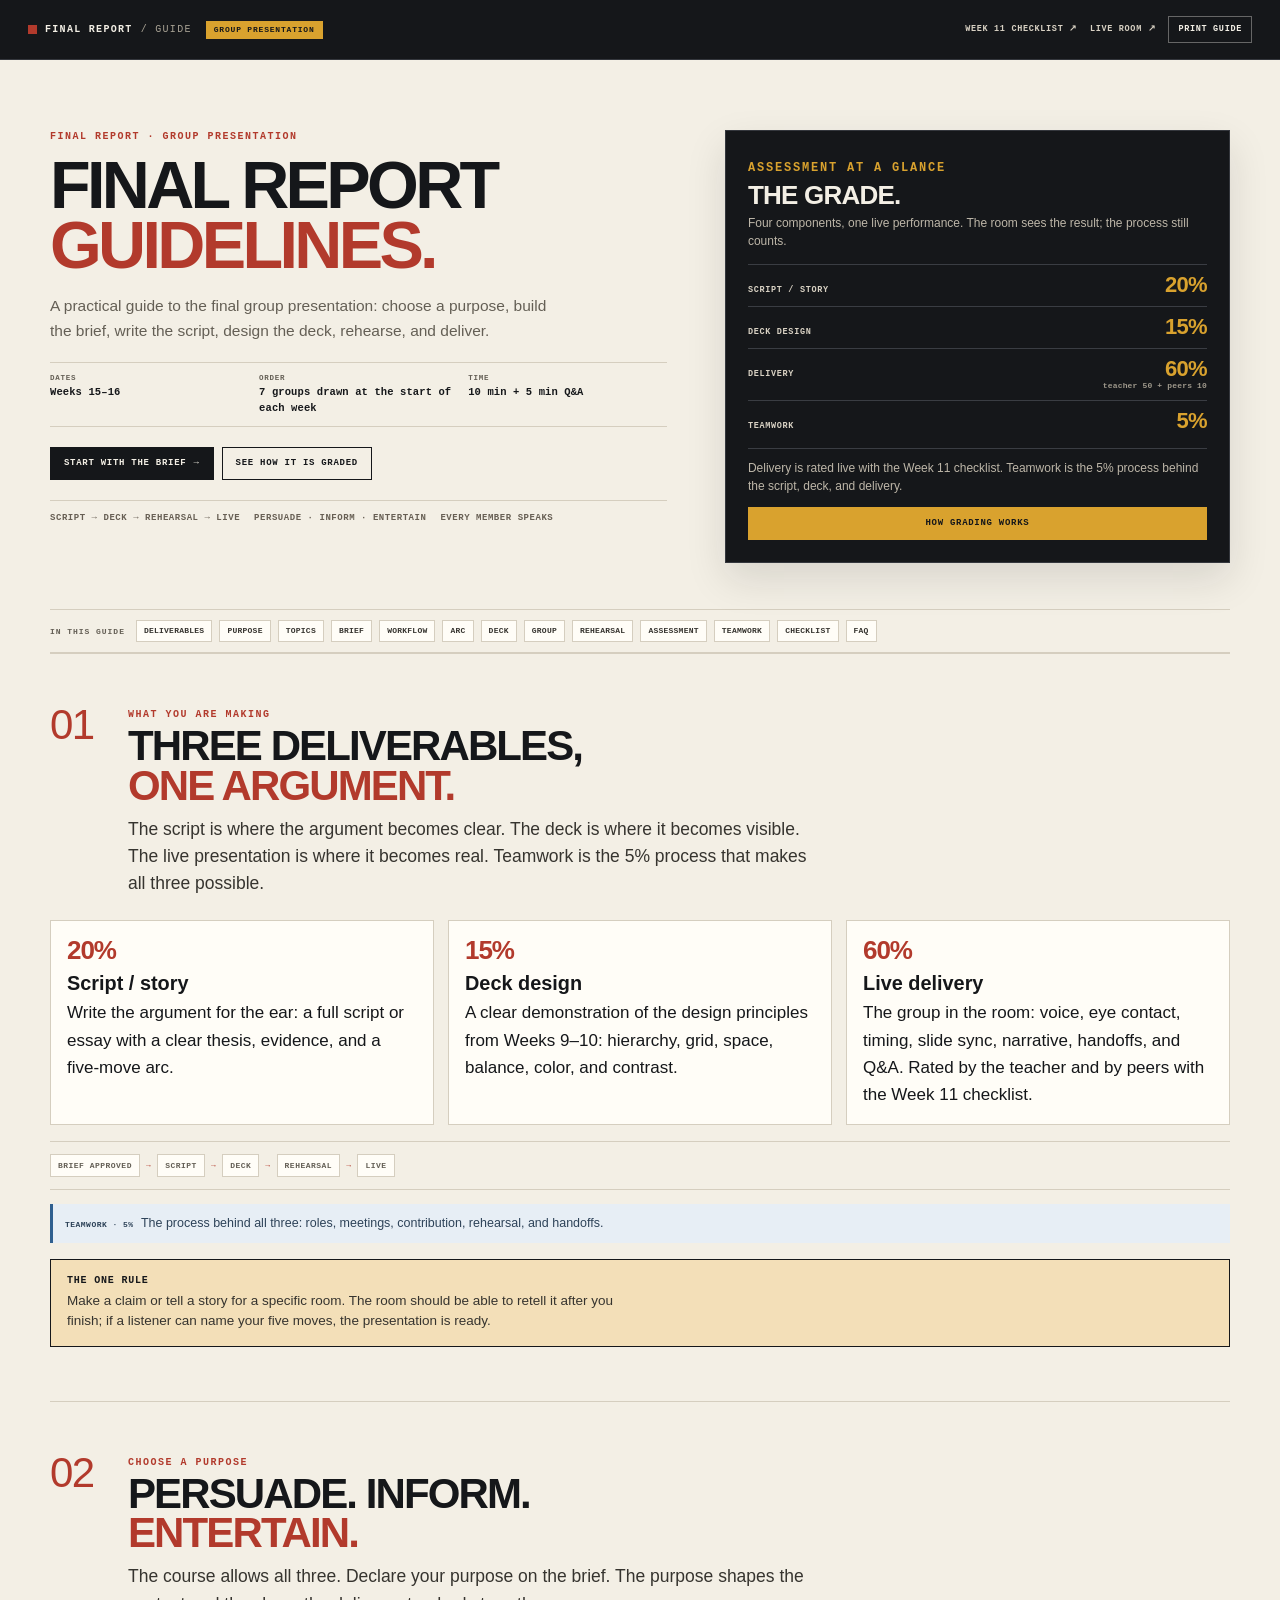
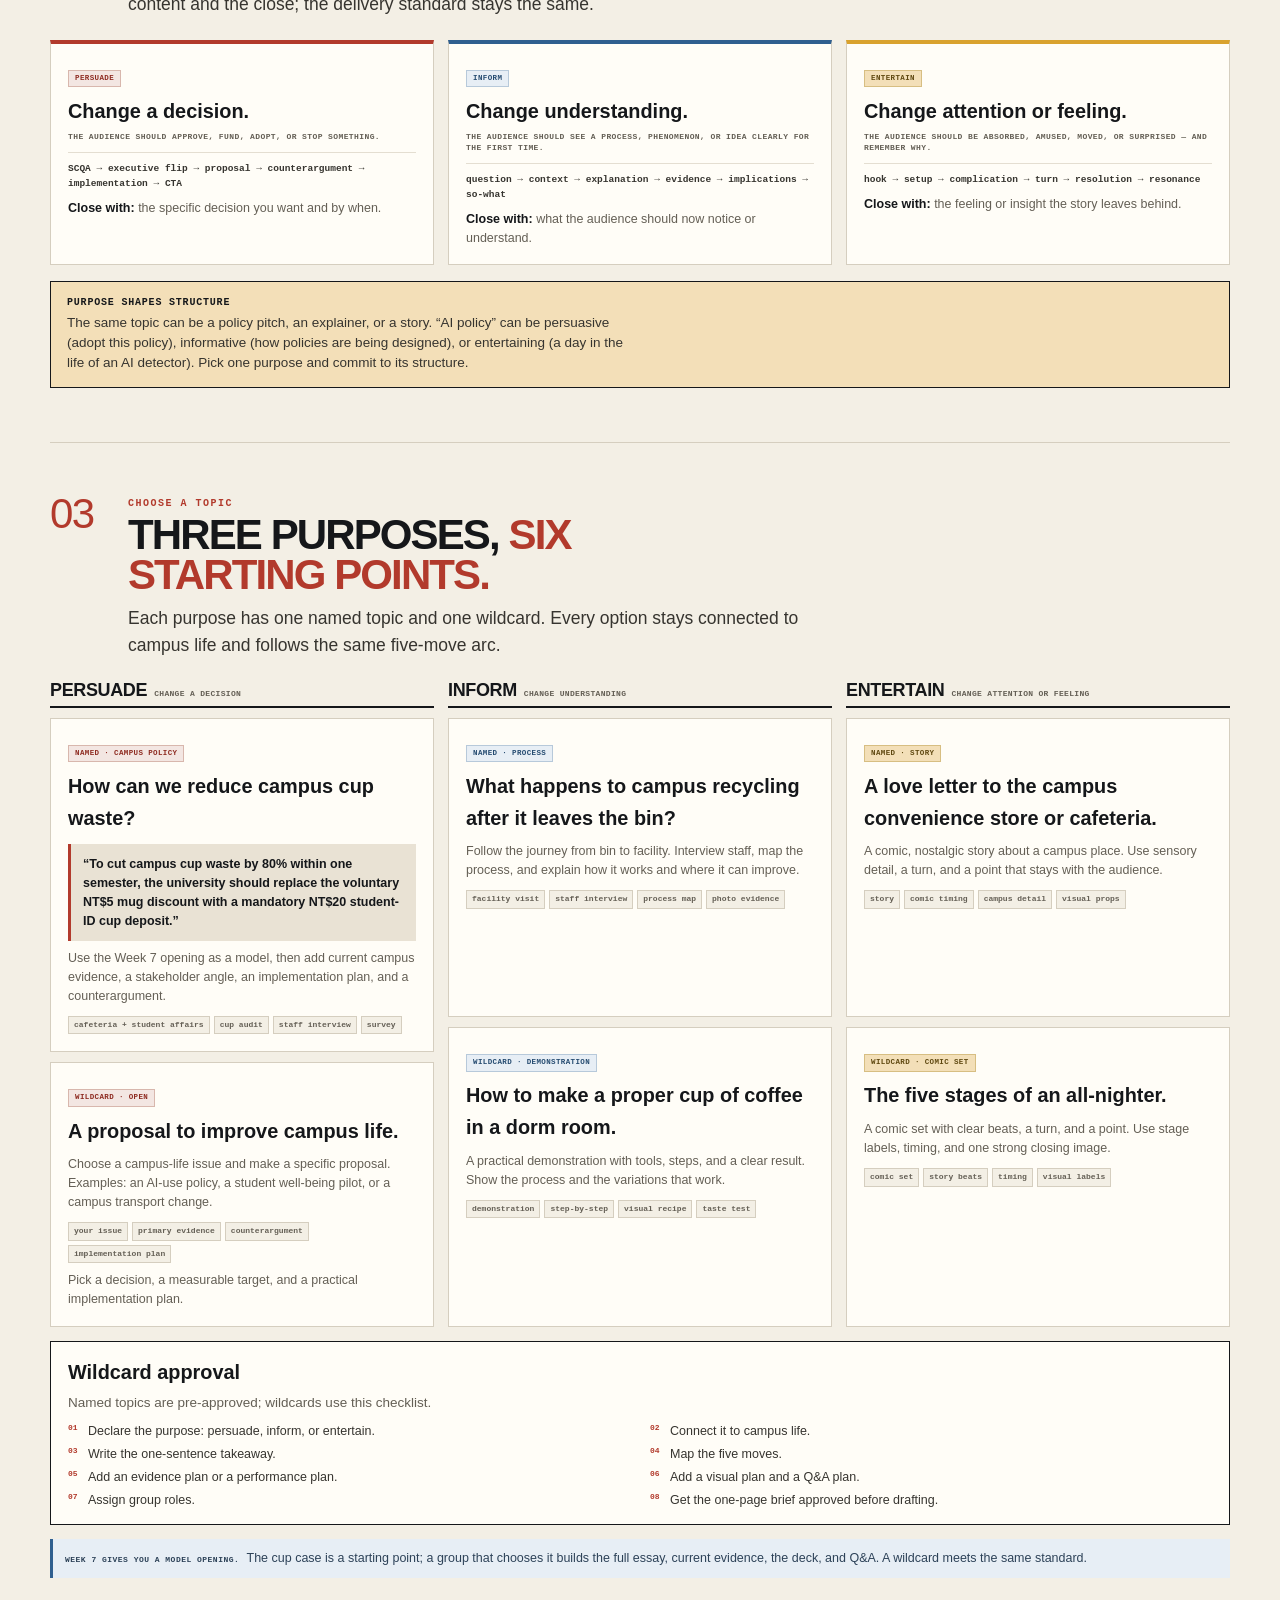
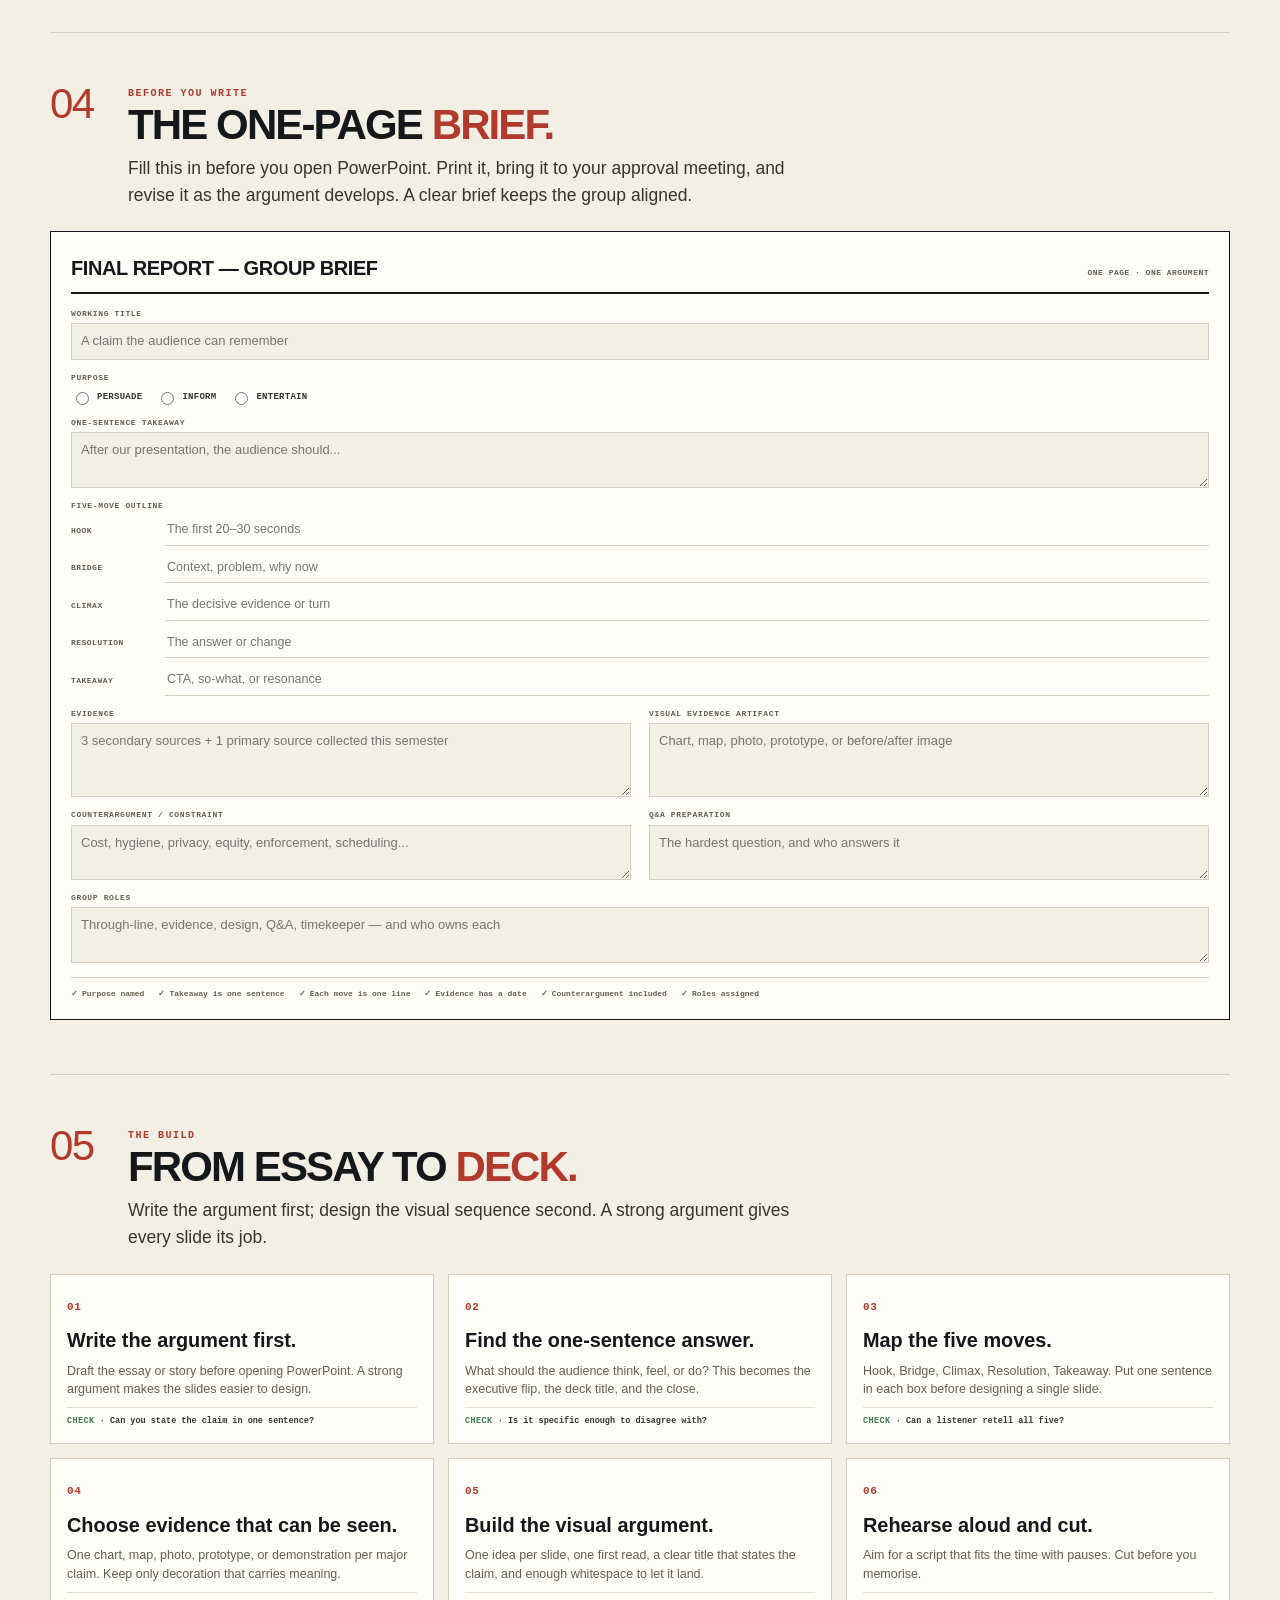
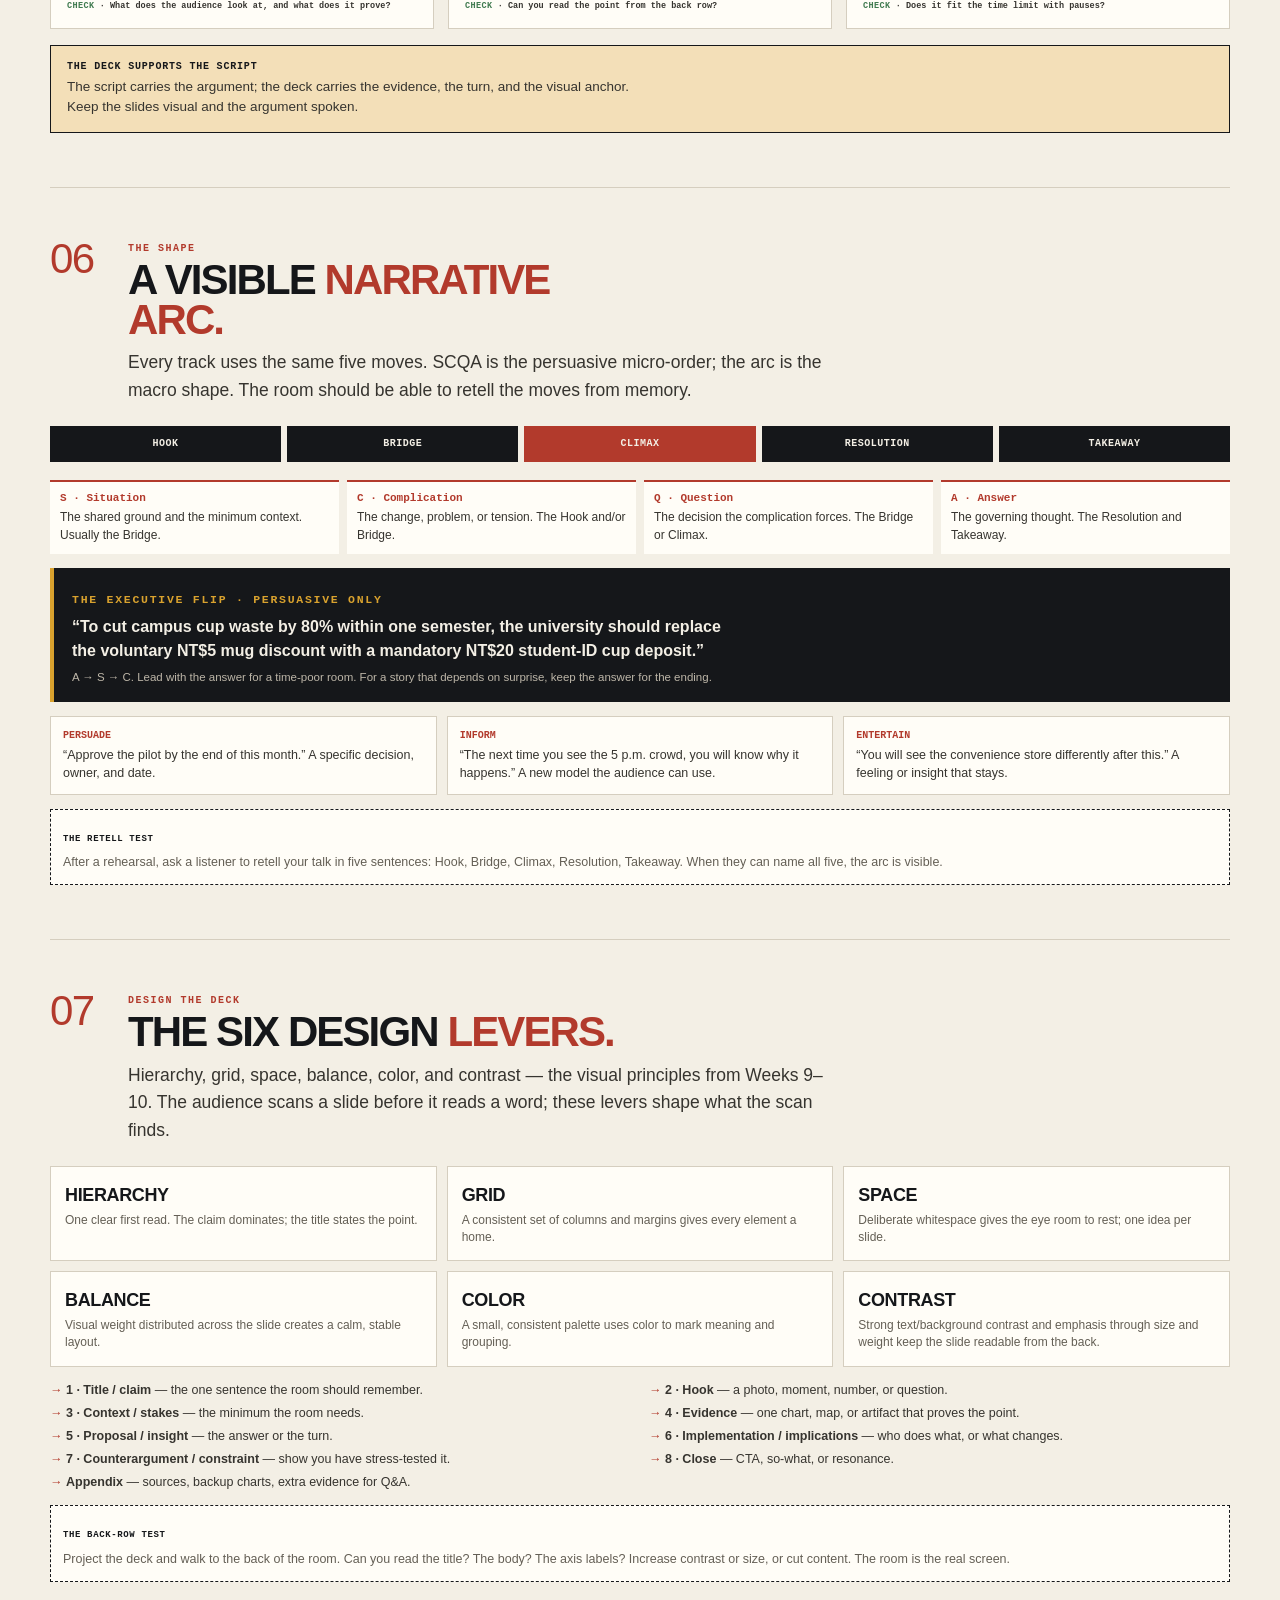
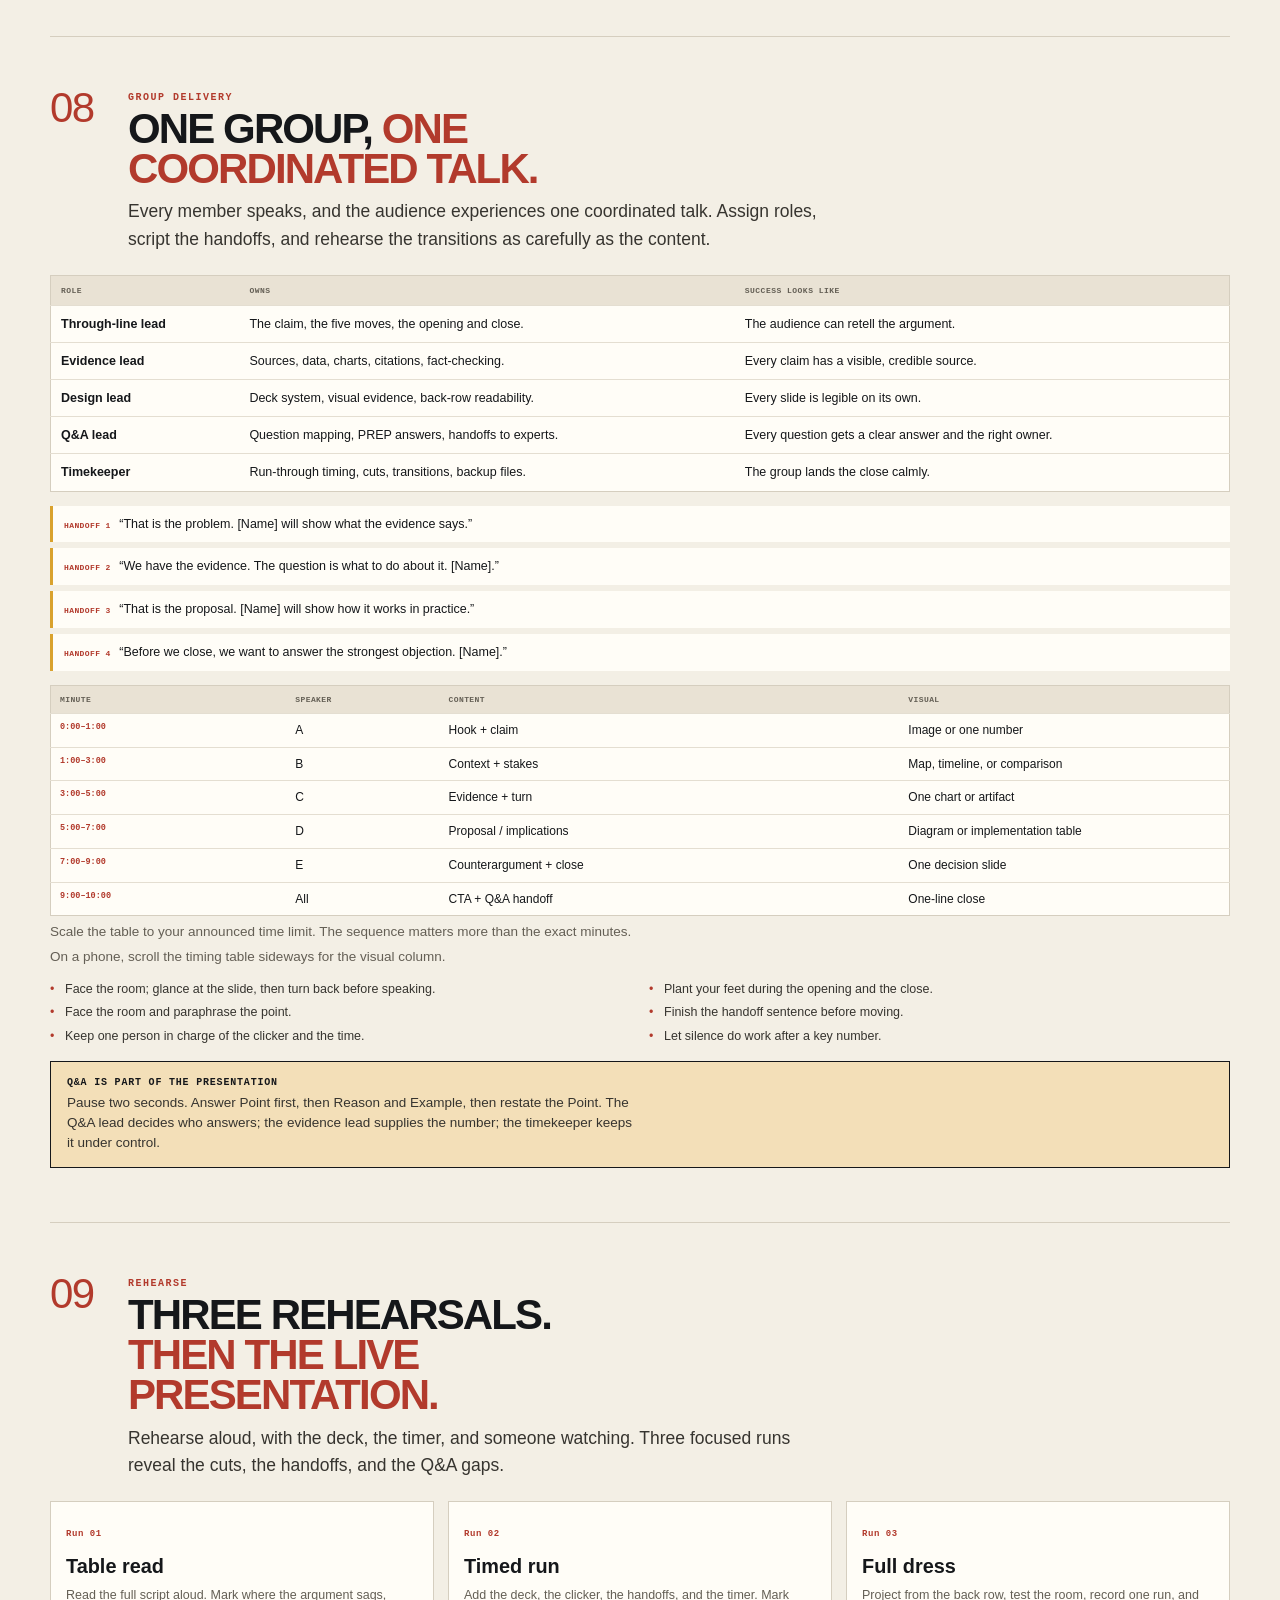
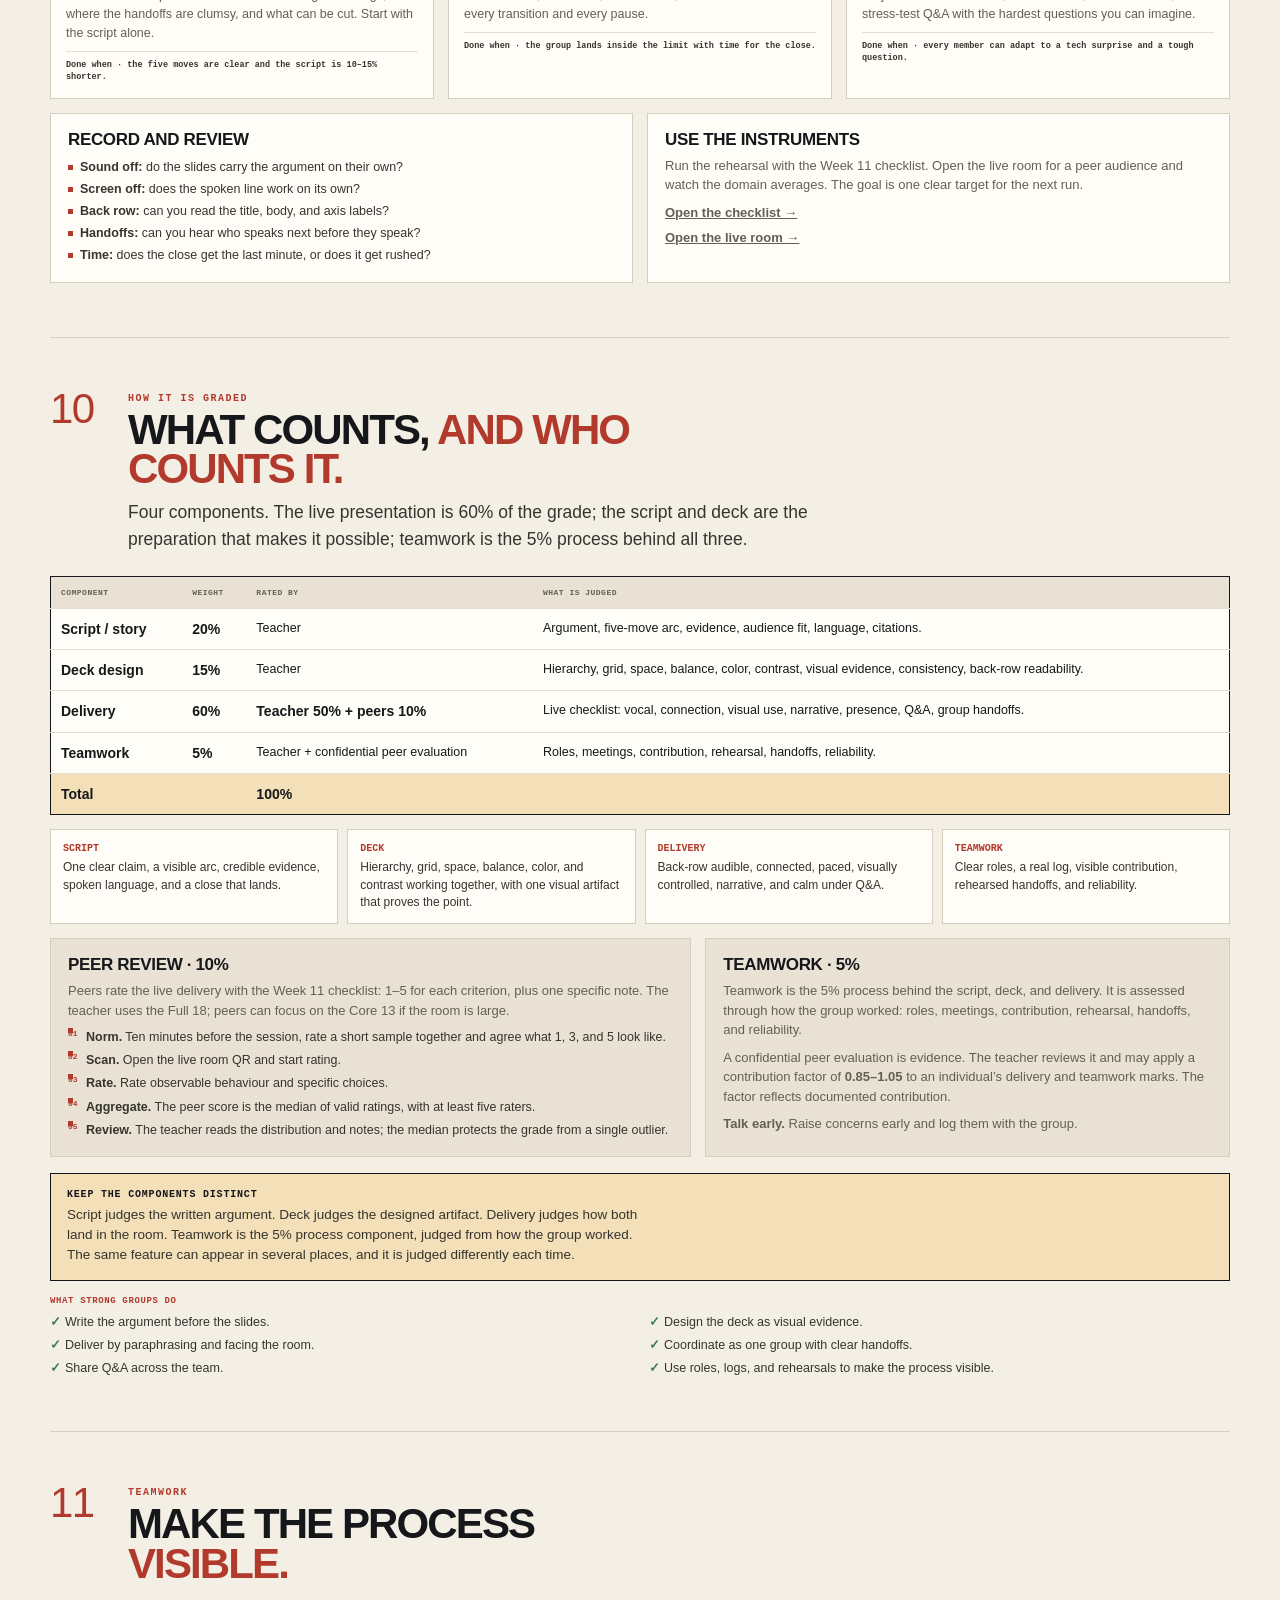
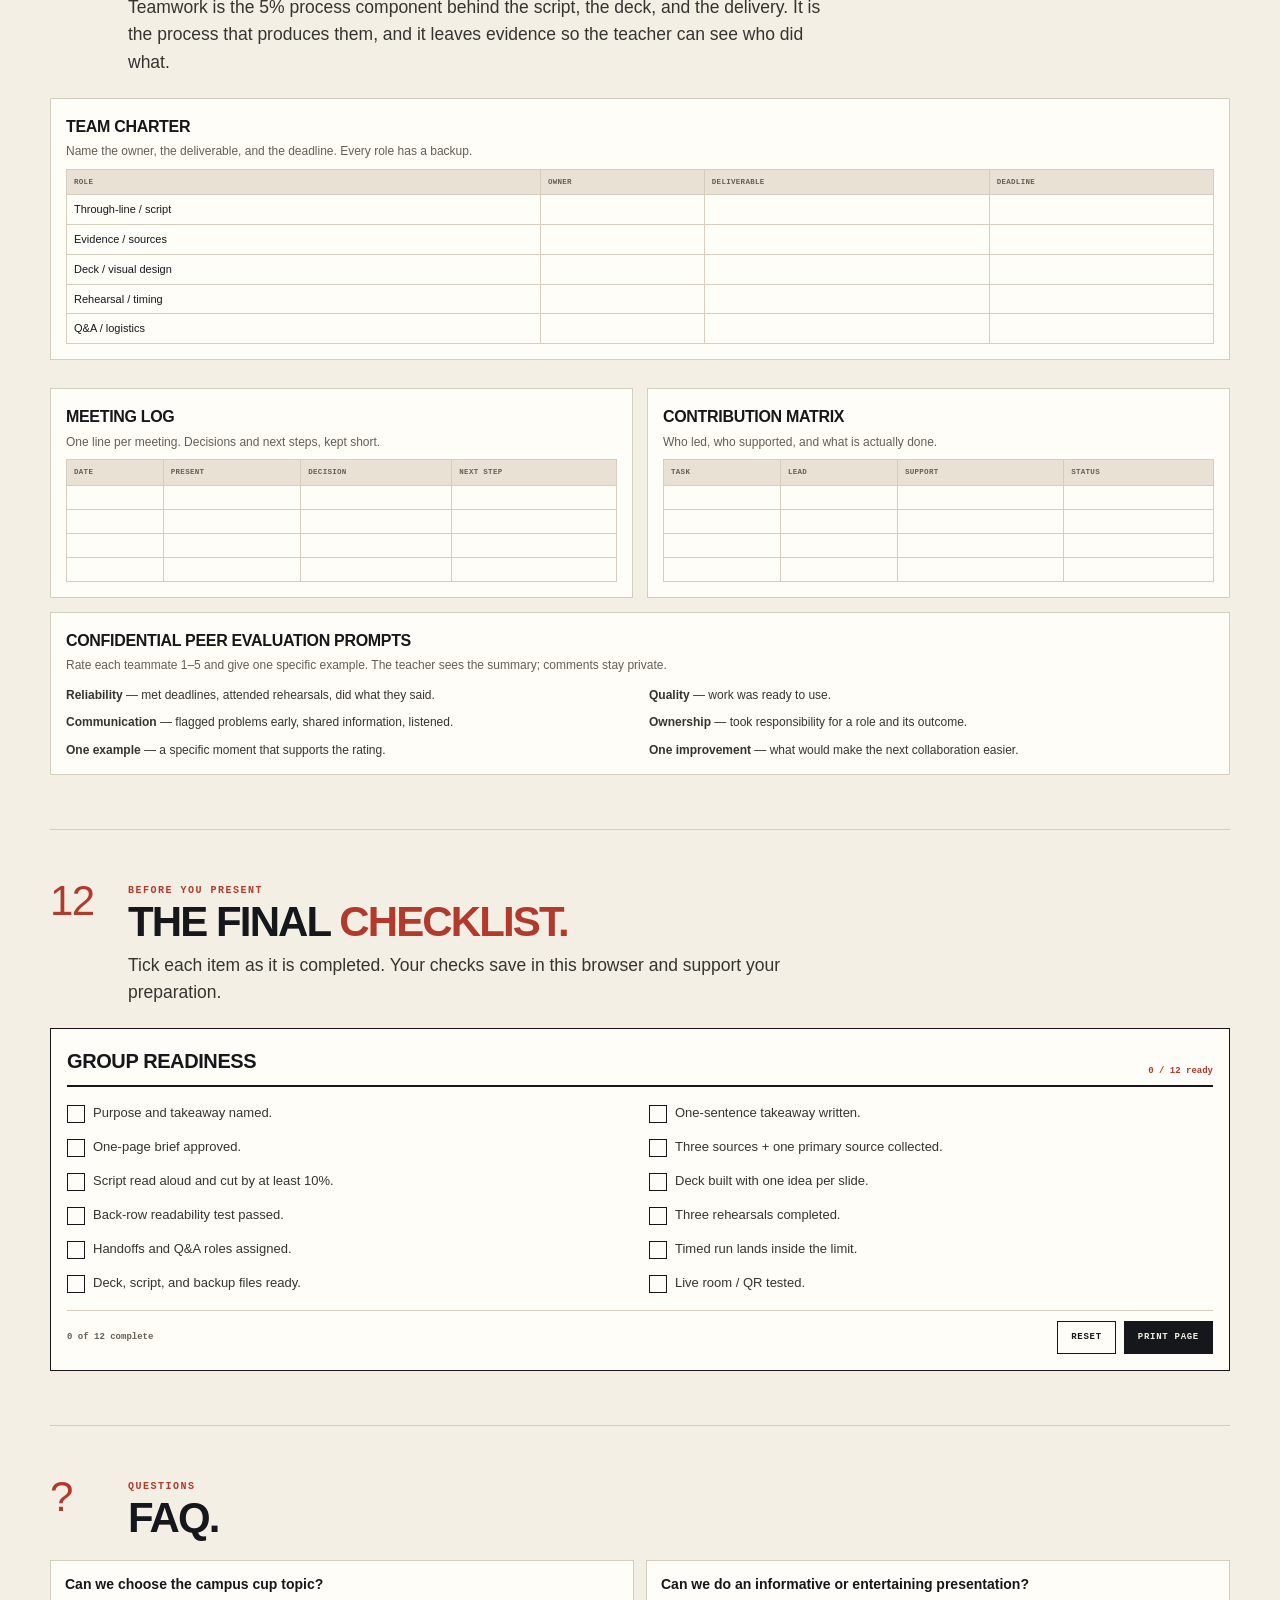
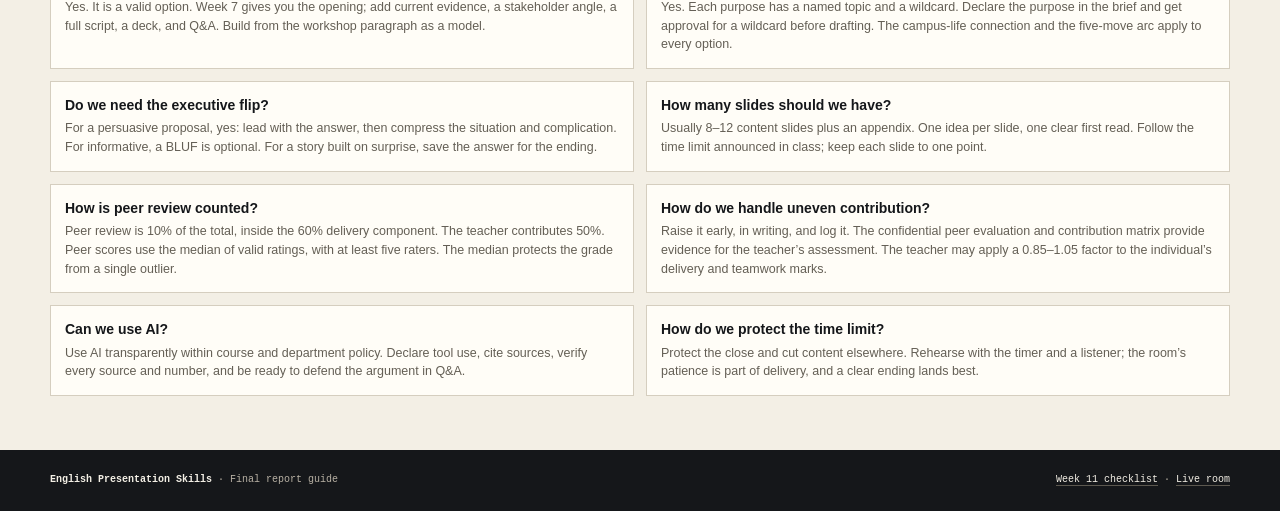
<file: final-report-guide.html>
<!doctype html>
<html lang="en">
<head>
<meta charset="utf-8">
<meta name="viewport" content="width=device-width,initial-scale=1">
<title>Final Report Guidelines</title>
<meta name="description" content="A practical guide to the final group presentation: choose a purpose, build a one-page brief, write the script, design the deck, rehearse the handoffs, and deliver.">
<link rel="icon" href="data:image/svg+xml,%3Csvg xmlns='http://www.w3.org/2000/svg' viewBox='0 0 32 32'%3E%3Crect width='32' height='32' fill='%2315171a'/%3E%3Crect x='7' y='8' width='18' height='3' fill='%23d9a22e'/%3E%3Crect x='7' y='15' width='12' height='2' fill='%23f3efe5'/%3E%3Crect x='7' y='21' width='18' height='2' fill='%23b23a2c'/%3E%3C/svg%3E">
<style>
:root{
  --paper:#f3efe5;
  --paper-2:#e9e2d4;
  --white:#fffdf7;
  --ink:#15171a;
  --ink-2:#36342f;
  --muted:#645f55;
  --faint:#675f54;
  --rule:#d5cebf;
  --rule-2:#e4ded1;
  --red:#b23a2c;
  --red-deep:#8e2b21;
  --amber:#d9a22e;
  --amber-soft:#f3dfb8;
  --green:#3f7a4f;
  --green-soft:#e6efe4;
  --blue:#2f5f8f;
  --blue-soft:#e7eef5;
  --rose:#a54537;
  --rose-soft:#f3e6e2;
  --display:"Arial Black","Helvetica Neue",Impact,"Segoe UI",sans-serif;
  --sans:"Segoe UI","Helvetica Neue",Arial,sans-serif;
  --mono:"Consolas","SF Mono","Cascadia Mono",monospace;
}
*,*::before,*::after{box-sizing:border-box}
html{scroll-behavior:smooth;scroll-padding-top:76px}
body{
  margin:0;padding-top:60px;background:var(--paper);color:var(--ink);
  font-family:var(--sans);font-size:17px;line-height:1.6;
  -webkit-font-smoothing:antialiased;text-rendering:optimizeLegibility;
}
::selection{background:var(--amber);color:var(--ink)}
h1,h2,h3,h4,p,ul,ol,figure,blockquote{margin:0}
ul,ol{padding:0;list-style:none}
a{color:inherit}
button,input,textarea,select{font:inherit;color:inherit}
button{cursor:pointer}
:focus-visible{outline:2px solid var(--red);outline-offset:3px}
.sr-only{position:absolute;width:1px;height:1px;padding:0;margin:-1px;overflow:hidden;clip:rect(0,0,0,0);white-space:nowrap;border:0}
.skip{position:absolute;left:-9999px;top:0;z-index:3000;background:var(--amber);color:var(--ink);padding:10px 14px;font:700 12px var(--mono)}
.skip:focus{left:12px;top:12px}
.wrap{width:min(calc(100% - 40px),1180px);margin:0 auto}
.kicker{font:700 10px/1.4 var(--mono);letter-spacing:.15em;text-transform:uppercase;color:var(--red)}
.lead{font-size:17.5px;line-height:1.55;color:var(--ink-2);max-width:70ch}
.small{font-size:13.5px;line-height:1.55;color:var(--muted)}
.mono{font-family:var(--mono)}

/* ---------- top bar ---------- */
.topbar{
  position:fixed;top:0;left:0;right:0;z-index:1000;height:60px;
  display:flex;align-items:center;gap:14px;padding:0 clamp(14px,2.6vw,28px);
  background:var(--ink);color:var(--paper);border-bottom:1px solid #34373d;
}
.brand{display:flex;align-items:center;gap:8px;flex:none;text-decoration:none;font:700 10px/1 var(--mono);letter-spacing:.13em;text-transform:uppercase;white-space:nowrap}
.brand i{width:9px;height:9px;background:var(--red);display:block;flex:none}
.brand span{color:#a8a294;font-weight:400}
.top-tag{padding:5px 8px;background:var(--amber);color:var(--ink);font:700 8px/1 var(--mono);letter-spacing:.1em;text-transform:uppercase;white-space:nowrap}
.top-links{margin-left:auto;display:flex;align-items:center;gap:12px}
.top-links a{color:#d8d1c3;text-decoration:none;font:700 8.5px/1 var(--mono);letter-spacing:.08em;text-transform:uppercase;white-space:nowrap}
.top-links a:hover{color:#fff}
.top-links button{border:1px solid #666;background:transparent;color:var(--paper);padding:8px 9px;font:700 8.5px/1 var(--mono);letter-spacing:.08em;text-transform:uppercase;white-space:nowrap}
.top-links button:hover{background:var(--paper);color:var(--ink);border-color:var(--paper)}

/* ---------- hero ---------- */
.hero{padding:clamp(38px,5.5vw,72px) 0 clamp(30px,4vw,46px);display:grid;grid-template-columns:minmax(0,1.1fr) minmax(300px,.9fr);gap:clamp(28px,4.5vw,60px);align-items:start}
.hero h1{margin-top:12px;font-family:var(--display);font-size:clamp(42px,5.2vw,68px);line-height:.9;letter-spacing:-.055em;text-transform:uppercase;max-width:none}
.hero h1 em{font-style:normal;color:var(--red)}
.hero .dek{margin-top:18px;font-size:clamp(19px,2vw,23px);line-height:1.35;font-weight:600;color:var(--ink-2);max-width:34ch}
.hero .intro{margin-top:18px;font-size:15.5px;line-height:1.6;color:var(--muted);max-width:58ch}
.hero-actions{display:flex;flex-wrap:wrap;gap:8px;margin-top:20px}
.hero-facts{display:grid;grid-template-columns:repeat(3,1fr);gap:10px;margin-top:18px;border-top:1px solid var(--rule);border-bottom:1px solid var(--rule);padding:10px 0}
.hero-facts div{min-width:0}
.hero-facts span{display:block;font:700 7.5px/1.4 var(--mono);letter-spacing:.1em;text-transform:uppercase;color:var(--muted)}
.hero-facts b{display:block;margin-top:2px;font:700 10.5px/1.45 var(--mono);color:var(--ink);letter-spacing:.01em}
.hero-meta{display:flex;flex-wrap:wrap;gap:6px 14px;margin-top:20px;padding-top:11px;border-top:1px solid var(--rule);font:600 9px/1.5 var(--mono);letter-spacing:.06em;text-transform:uppercase;color:var(--faint)}
.score-card{background:var(--ink);color:var(--paper);padding:22px;border:1px solid #34373d;box-shadow:0 16px 38px rgba(21,23,26,.12)}
.score-card .kicker{color:var(--amber)}
.score-card h2{margin-top:5px;font-family:var(--display);font-size:26px;line-height:1;text-transform:uppercase;letter-spacing:-.03em}
.score-card p{margin-top:6px;font-size:12px;line-height:1.5;color:#bdb6a8}
.score-row{display:flex;align-items:baseline;justify-content:space-between;gap:12px;border-top:1px solid #3a3d43;padding:9px 0}
.score-row:first-of-type{margin-top:14px}
.score-row span{font:700 8.5px/1.4 var(--mono);letter-spacing:.08em;text-transform:uppercase;color:#d8d1c3}
.score-row b{font:800 22px/1 var(--display);letter-spacing:-.03em;color:var(--amber)}
.score-val{text-align:right}
.score-val b{display:block}
.score-row small{display:block;font:600 8px/1.4 var(--mono);color:#9f998c;letter-spacing:.02em}
.score-note{margin-top:12px;padding-top:10px;border-top:1px solid #3a3d43;color:#bdb6a8}
.score-card .btn{width:100%;margin-top:12px;border-color:var(--amber);color:var(--ink);background:var(--amber)}

/* ---------- shared ---------- */
.btn{display:inline-flex;align-items:center;justify-content:center;gap:7px;border:1px solid var(--ink);background:transparent;color:var(--ink);padding:10px 13px;font:700 9px/1.2 var(--mono);letter-spacing:.08em;text-transform:uppercase;text-decoration:none;white-space:nowrap}
.btn:hover{background:var(--ink);color:var(--paper)}
.btn.primary{background:var(--ink);color:var(--paper)}
.btn.primary:hover{background:var(--red);border-color:var(--red);color:#fff}
.btn.amber{background:var(--amber);border-color:var(--amber);color:var(--ink)}
.btn.amber:hover{background:var(--paper);border-color:var(--paper);color:var(--ink)}

/* ---------- toc ---------- */
.toc{border-top:1px solid var(--rule);border-bottom:1px solid var(--rule);padding:10px 0;display:flex;flex-wrap:wrap;gap:5px 7px;align-items:center}
.toc>span{font:700 8px/1.4 var(--mono);letter-spacing:.12em;text-transform:uppercase;color:var(--muted);margin-right:4px}
.toc a{text-decoration:none;border:1px solid var(--rule);background:var(--white);padding:5px 7px;font:700 8px/1.3 var(--mono);letter-spacing:.03em;text-transform:uppercase;color:var(--ink-2)}
.toc a:hover{border-color:var(--ink);background:var(--ink);color:var(--paper)}

/* ---------- sections ---------- */
.section{padding:clamp(36px,4.5vw,54px) 0;border-top:1px solid var(--rule)}
.sec-head{display:grid;grid-template-columns:62px minmax(0,1fr);gap:16px;align-items:start;margin-bottom:22px}
.sec-no{font-family:var(--display);font-size:42px;line-height:.8;letter-spacing:-.04em;color:var(--red)}
.sec-head h2{margin-top:4px;font-family:var(--display);font-size:clamp(30px,4vw,42px);line-height:.95;letter-spacing:-.045em;text-transform:uppercase;max-width:22ch}
.sec-head h2 em{font-style:normal;color:var(--red)}
.sec-head .lead{margin-top:10px;max-width:72ch}
.grid-2{display:grid;grid-template-columns:repeat(2,minmax(0,1fr));gap:14px}
.grid-3{display:grid;grid-template-columns:repeat(3,minmax(0,1fr));gap:14px}
.grid-4{display:grid;grid-template-columns:repeat(4,minmax(0,1fr));gap:10px}
.card{background:var(--white);border:1px solid var(--rule);padding:17px}
.card h3{font-family:var(--display);font-size:17px;line-height:1.1;letter-spacing:-.02em;text-transform:uppercase}
.card h3 em{font-style:normal;color:var(--red)}
.card p{margin-top:6px;font-size:13px;line-height:1.5;color:var(--muted)}
.card ul{margin-top:8px;display:grid;gap:4px}
.card li{position:relative;padding-left:12px;font-size:12.5px;line-height:1.45;color:var(--ink-2)}
.card li::before{content:"";position:absolute;left:0;top:.55em;width:5px;height:5px;background:var(--red)}
.tag{display:inline-block;padding:3px 6px;background:var(--paper-2);border:1px solid var(--rule);font:700 7.5px/1.3 var(--mono);letter-spacing:.05em;text-transform:uppercase;color:var(--muted)}
.tag.red{background:var(--rose-soft);border-color:#d8b7ad;color:var(--red-deep)}
.tag.blue{background:var(--blue-soft);border-color:#b7c9da;color:#254b70}
.tag.amber{background:var(--amber-soft);border-color:#d7be82;color:#5f4810}
.callout{margin-top:16px;border:1px solid var(--ink);background:var(--amber-soft);padding:14px 16px}
.callout b{display:block;font:800 10px/1.4 var(--mono);letter-spacing:.08em;text-transform:uppercase;color:var(--ink)}
.callout p{margin-top:3px;font-size:13.5px;line-height:1.5;color:var(--ink-2);max-width:76ch}
.note{border-left:3px solid var(--blue);background:var(--blue-soft);padding:10px 12px;font-size:12.5px;line-height:1.5;color:#2d4258}
.note b{font:700 8px/1.4 var(--mono);letter-spacing:.06em;text-transform:uppercase;margin-right:4px}

/* ---------- deliverables ---------- */
.deliverable{background:var(--white);border:1px solid var(--rule);padding:16px;display:flex;flex-direction:column;min-height:155px}
.deliverable .weight{font:800 26px/1 var(--display);letter-spacing:-.04em;color:var(--red)}
.deliverable h3{margin-top:5px}
.deliverable p{flex:1}
.sequence{display:flex;flex-wrap:wrap;align-items:center;gap:6px;margin-top:16px;padding:12px 0;border-top:1px solid var(--rule);border-bottom:1px solid var(--rule);font:700 8px/1.4 var(--mono);letter-spacing:.06em;text-transform:uppercase;color:var(--muted)}
.sequence span{padding:5px 7px;background:var(--white);border:1px solid var(--rule)}
.sequence i{font-style:normal;color:var(--red)}

/* ---------- tracks ---------- */
.track{background:var(--white);border:1px solid var(--rule);border-top:4px solid var(--ink);padding:17px}
.track.persuade{border-top-color:var(--red)}
.track.inform{border-top-color:var(--blue)}
.track.entertain{border-top-color:var(--amber)}
.track h3{margin-top:8px}
.track .job{margin-top:3px;font:700 8px/1.4 var(--mono);letter-spacing:.05em;text-transform:uppercase;color:var(--muted)}
.track .structure{margin-top:10px;padding-top:8px;border-top:1px solid var(--rule-2);font:600 9.5px/1.6 var(--mono);color:var(--ink-2)}
.track .close-line{margin-top:8px;font-size:12.5px;line-height:1.45;color:var(--muted)}
.track .close-line b{color:var(--ink)}

/* ---------- topics ---------- */
.topic{background:var(--white);border:1px solid var(--rule);padding:17px}
.topic .quote{margin-top:10px;padding:11px 12px;border-left:3px solid var(--red);background:var(--paper-2);font:600 12.5px/1.5 var(--sans);color:var(--ink)}
.topic p{margin-top:8px;font-size:12.5px;line-height:1.5;color:var(--muted)}
.topic .facts{display:flex;flex-wrap:wrap;gap:4px;margin-top:10px}
.topic .facts span{font:600 8px/1.35 var(--mono);color:var(--muted);border:1px solid var(--rule);padding:3px 5px;background:var(--paper)}
.purpose-topics{display:grid;grid-template-columns:repeat(3,1fr);gap:14px}
.purpose-col{display:flex;flex-direction:column;gap:10px}
.purpose-head{display:flex;flex-wrap:wrap;align-items:baseline;gap:7px;border-bottom:2px solid var(--ink);padding-bottom:6px}
.purpose-head b{font-family:var(--display);font-size:18px;line-height:1;text-transform:uppercase;letter-spacing:-.02em}
.purpose-head span{font:700 8px/1.4 var(--mono);letter-spacing:.04em;text-transform:uppercase;color:var(--muted)}
.purpose-col .topic{flex:1}
.rules{margin-top:14px;border:1px solid var(--ink);background:var(--white);padding:15px 17px}
.rules h3{margin-top:0}
.rules ol{margin-top:8px;display:grid;grid-template-columns:1fr 1fr;gap:5px 20px;counter-reset:rule}
.rules li{position:relative;padding-left:20px;font-size:12.5px;line-height:1.45;color:var(--ink-2);counter-increment:rule}
.rules li::before{content:counter(rule,decimal-leading-zero);position:absolute;left:0;top:0;font:700 8px/1.5 var(--mono);color:var(--red)}

/* ---------- brief ---------- */
.brief{background:var(--white);border:1px solid var(--ink);padding:20px}
.brief-head{display:flex;flex-wrap:wrap;justify-content:space-between;gap:10px;align-items:baseline;border-bottom:2px solid var(--ink);padding-bottom:8px}
.brief-head h3{font-family:var(--display);font-size:20px;text-transform:uppercase;letter-spacing:-.02em}
.brief-head span{font:600 8px/1.4 var(--mono);color:var(--muted);text-transform:uppercase;letter-spacing:.06em}
.brief-grid{display:grid;grid-template-columns:1fr 1fr;gap:12px 18px;margin-top:14px}
.brief-field{display:flex;flex-direction:column;gap:4px}
.brief-field.full{grid-column:1/-1}
.brief-field label{font:700 8px/1.4 var(--mono);letter-spacing:.08em;text-transform:uppercase;color:var(--muted)}
.brief-field input,.brief-field textarea{width:100%;border:1px solid var(--rule);background:var(--paper);padding:8px 9px;font:13px/1.45 var(--sans)}
.brief-field input:focus,.brief-field textarea:focus{outline:2px solid var(--red);outline-offset:1px;border-color:var(--red)}
.brief-field textarea{resize:vertical;min-height:44px}
.brief-purpose{display:flex;flex-wrap:wrap;gap:6px 14px;margin-top:2px}
.brief-purpose label{display:inline-flex;align-items:center;gap:5px;font:700 9px/1.4 var(--mono);text-transform:uppercase;letter-spacing:.03em;color:var(--ink-2)}
.brief-purpose input{accent-color:var(--red)}
.move-grid{display:grid;gap:7px}
.move-field{display:grid;grid-template-columns:86px minmax(0,1fr);gap:8px;align-items:center}
.move-field span{font:700 8px/1.4 var(--mono);letter-spacing:.06em;text-transform:uppercase;color:var(--muted)}
.move-field input{width:100%;border:0;border-bottom:1px solid var(--rule);background:transparent;padding:6px 2px;font:12.5px/1.4 var(--sans)}
.move-field input:focus{outline:2px solid var(--red);outline-offset:2px}
.brief-check{display:flex;flex-wrap:wrap;gap:5px 14px;margin-top:14px;padding-top:10px;border-top:1px solid var(--rule);font:600 8px/1.4 var(--mono);color:var(--muted)}
.brief-check span::before{content:"✓";color:var(--green);margin-right:4px;font-weight:700}

/* ---------- workflow ---------- */
.step{background:var(--white);border:1px solid var(--rule);padding:16px}
.step .n{font:800 11px/1 var(--mono);letter-spacing:.06em;color:var(--red)}
.step h3{margin-top:7px}
.step p{margin-top:5px;font-size:12.5px;line-height:1.5;color:var(--muted)}
.step .check{margin-top:8px;padding-top:7px;border-top:1px solid var(--rule-2);font:600 8.5px/1.45 var(--mono);color:var(--ink-2)}
.step .check b{color:var(--green);text-transform:uppercase;letter-spacing:.05em}

/* ---------- arc ---------- */
.arc-big{display:grid;grid-template-columns:repeat(5,1fr);gap:6px;margin:6px 0 18px}
.arc-big div{background:var(--ink);color:var(--paper);padding:12px 8px;text-align:center;font:800 10px/1.25 var(--mono);letter-spacing:.05em;text-transform:uppercase}
.arc-big div:nth-child(3){background:var(--red)}
.arc-map{display:grid;grid-template-columns:repeat(4,1fr);gap:8px}
.arc-map div{border-top:2px solid var(--red);background:var(--white);padding:10px}
.arc-map b{display:block;font:800 11px/1.2 var(--mono);color:var(--red)}
.arc-map span{display:block;margin-top:4px;font-size:12px;line-height:1.45;color:var(--ink-2)}
.flip{margin-top:14px;background:var(--ink);color:var(--paper);padding:16px 18px;border-left:4px solid var(--amber)}
.flip .kicker{color:var(--amber)}
.flip blockquote{margin-top:7px;font:600 16px/1.45 var(--sans);max-width:75ch}
.flip p{margin-top:7px;font-size:11.5px;line-height:1.5;color:#bdb6a8}
.closes{display:grid;grid-template-columns:repeat(3,1fr);gap:10px;margin-top:14px}
.closes div{background:var(--white);border:1px solid var(--rule);padding:12px}
.closes b{display:block;font:800 10px/1.3 var(--mono);text-transform:uppercase;color:var(--red)}
.closes span{display:block;margin-top:4px;font-size:12.5px;line-height:1.45;color:var(--ink-2)}

/* ---------- deck ---------- */
.levers{display:grid;grid-template-columns:repeat(3,1fr);gap:10px}
.lever{background:var(--white);border:1px solid var(--rule);padding:14px}
.lever h3{font-family:var(--display);font-size:18px;text-transform:uppercase;letter-spacing:-.02em}
.lever p{margin-top:2px;font-size:12px;line-height:1.45;color:var(--muted)}
.recipe{display:grid;grid-template-columns:1fr 1fr;gap:5px 18px;margin-top:14px}
.recipe p{position:relative;padding-left:16px;font-size:12.5px;line-height:1.45;color:var(--ink-2)}
.recipe p::before{content:"→";position:absolute;left:0;color:var(--red);font-weight:700}
.backrow{margin-top:14px;border:1px dashed var(--ink);padding:12px;background:var(--white)}
.backrow b{font:800 9px/1.4 var(--mono);letter-spacing:.07em;text-transform:uppercase}
.backrow p{margin-top:3px;font-size:12.5px;color:var(--muted)}

/* ---------- group ---------- */
.roles{width:100%;border-collapse:collapse;background:var(--white);border:1px solid var(--rule)}
.roles th,.roles td{text-align:left;padding:9px 10px;border-bottom:1px solid var(--rule-2);font-size:12.5px;line-height:1.45;vertical-align:top}
.roles th{font:700 8px/1.4 var(--mono);letter-spacing:.06em;text-transform:uppercase;color:var(--muted);background:var(--paper-2)}
.roles tr:last-child td{border-bottom:0}
.handoffs{display:grid;gap:6px;margin-top:14px}
.handoff{border-left:3px solid var(--amber);background:var(--white);padding:9px 11px;font-size:12.5px;line-height:1.5}
.handoff b{font:700 8px/1.4 var(--mono);letter-spacing:.05em;text-transform:uppercase;color:var(--red);margin-right:5px}
.runshow{width:100%;border-collapse:collapse;background:var(--white);border:1px solid var(--rule);margin-top:14px;table-layout:fixed}
.table-scroll{overflow-x:auto;margin-top:14px}
.table-scroll .runshow{margin-top:0}
.runshow th:nth-child(1),.runshow td:nth-child(1){width:20%}
.runshow th:nth-child(2),.runshow td:nth-child(2){width:13%}
.runshow th:nth-child(3),.runshow td:nth-child(3){width:39%}
.runshow th:nth-child(4),.runshow td:nth-child(4){width:28%}
.runshow th,.runshow td{text-align:left;padding:8px 9px;border-bottom:1px solid var(--rule-2);font-size:12px;line-height:1.4;vertical-align:top}
.runshow th{font:700 8px/1.4 var(--mono);text-transform:uppercase;letter-spacing:.05em;color:var(--muted);background:var(--paper-2)}
.runshow tr:last-child td{border-bottom:0}
.runshow td:first-child{font:700 8.5px/1.4 var(--mono);color:var(--red);white-space:nowrap}
.stage-list{display:grid;grid-template-columns:1fr 1fr;gap:5px 18px;margin-top:12px}
.stage-list p{position:relative;padding-left:15px;font-size:12.5px;line-height:1.45;color:var(--ink-2)}
.stage-list p::before{content:"•";position:absolute;left:0;color:var(--red)}

/* ---------- rehearsal ---------- */
.rehearsal{background:var(--white);border:1px solid var(--rule);padding:15px}
.rehearsal .no{font:800 9px/1 var(--mono);color:var(--red);letter-spacing:.06em}
.rehearsal h3{margin-top:6px}
.rehearsal p{margin-top:4px;font-size:12.5px;line-height:1.5;color:var(--muted)}
.rehearsal .done{margin-top:8px;padding-top:7px;border-top:1px solid var(--rule-2);font:600 8.5px/1.45 var(--mono);color:var(--ink-2)}

/* ---------- assessment ---------- */
.assess{width:100%;border-collapse:collapse;background:var(--white);border:1px solid var(--ink)}
.assess th,.assess td{text-align:left;padding:10px;border-bottom:1px solid var(--rule-2);font-size:12.5px;line-height:1.45;vertical-align:top}
.assess th{font:700 8px/1.4 var(--mono);letter-spacing:.06em;text-transform:uppercase;color:var(--muted);background:var(--paper-2)}
.assess td b{font-size:14px}
.assess tr:last-child td{border-bottom:0}
.assess .total{background:var(--amber-soft)}
.excellent{display:grid;grid-template-columns:repeat(4,1fr);gap:9px;margin-top:14px}
.excellent div{background:var(--white);border:1px solid var(--rule);padding:12px}
.excellent b{display:block;font:800 10px/1.3 var(--mono);text-transform:uppercase;color:var(--red)}
.excellent span{display:block;margin-top:4px;font-size:12px;line-height:1.45;color:var(--ink-2)}
.peer{display:grid;grid-template-columns:1.1fr .9fr;gap:14px;margin-top:14px}
.peer .card{background:var(--paper-2)}
.peer ol{margin-top:8px;display:grid;gap:5px;counter-reset:peer}
.peer li{position:relative;padding-left:18px;font-size:12.5px;line-height:1.45;color:var(--ink-2);counter-increment:peer}
.peer li::before{content:counter(peer,decimal-leading-zero);position:absolute;left:0;top:0;font:700 8px/1.5 var(--mono);color:var(--red)}
.list-title{margin-top:14px;font:700 9px/1.4 var(--mono);letter-spacing:.07em;text-transform:uppercase;color:var(--red)}
.success{display:grid;grid-template-columns:1fr 1fr;gap:5px 18px;margin-top:6px}
.success p{position:relative;padding-left:15px;font-size:12.5px;line-height:1.45;color:var(--ink-2)}
.success p::before{content:"✓";position:absolute;left:0;color:var(--green);font-weight:700}

/* ---------- templates ---------- */
.template{background:var(--white);border:1px solid var(--rule);padding:15px;margin-top:14px}
.template h3{font-family:var(--display);font-size:16px;text-transform:uppercase;letter-spacing:-.02em}
.template p{margin-top:4px;font-size:12px;line-height:1.45;color:var(--muted)}
.template table{width:100%;border-collapse:collapse;margin-top:8px}
.template th,.template td{border:1px solid var(--rule);padding:7px;height:24px;font-size:11px;line-height:1.35;text-align:left}
.template th{background:var(--paper-2);font:700 7.5px/1.4 var(--mono);text-transform:uppercase;letter-spacing:.04em;color:var(--muted)}
.peer-prompts{display:grid;grid-template-columns:1fr 1fr;gap:6px 18px;margin-top:8px}
.peer-prompts p{font-size:12px;line-height:1.45;color:var(--ink-2)}

/* ---------- checklist ---------- */
.check-panel{background:var(--white);border:1px solid var(--ink);padding:16px}
.check-head{display:flex;flex-wrap:wrap;justify-content:space-between;gap:10px;align-items:end;border-bottom:2px solid var(--ink);padding-bottom:8px}
.check-head h3{font-family:var(--display);font-size:20px;text-transform:uppercase;letter-spacing:-.02em}
.check-head span{font:700 9px/1.4 var(--mono);color:var(--red)}
.check-list{display:grid;grid-template-columns:1fr 1fr;gap:5px 18px;margin-top:12px}
.check-list label{display:flex;align-items:flex-start;gap:8px;padding:5px 0;font-size:13px;line-height:1.4;color:var(--ink-2)}
.check-list input{appearance:none;width:18px;height:18px;border:1.5px solid var(--ink);background:transparent;display:grid;place-content:center;flex:none;margin:1px 0 0}
.check-list input::before{content:"";width:9px;height:9px;transform:scale(0);background:var(--green)}
.check-list input:checked::before{transform:scale(1)}
.check-list input:checked+span{color:var(--ink)}
.check-actions{display:flex;flex-wrap:wrap;align-items:center;gap:8px;margin-top:12px;padding-top:10px;border-top:1px solid var(--rule)}
.check-actions .progress{font:700 9px/1.4 var(--mono);color:var(--muted);margin-right:auto}

/* ---------- faq ---------- */
.faq{display:grid;grid-template-columns:1fr 1fr;gap:12px}
.faq article{background:var(--white);border:1px solid var(--rule);padding:14px}
.faq h3{font-size:14px;line-height:1.3;font-weight:700}
.faq p{margin-top:5px;font-size:12.5px;line-height:1.5;color:var(--muted)}

/* ---------- footer ---------- */
.footer{background:var(--ink);color:#b8b1a4;padding:22px 0 26px;font:400 10px/1.6 var(--mono)}
.footer .wrap{display:flex;flex-wrap:wrap;gap:8px 22px;justify-content:space-between}
.footer b{color:var(--paper)}
.footer a{color:var(--paper);text-decoration:none;border-bottom:1px solid #5c584f}

/* ---------- responsive ---------- */
@media (max-width:980px){
  .hero{grid-template-columns:1fr;gap:24px}
  .score-card{max-width:560px}
  .grid-3,.grid-4,.excellent{grid-template-columns:1fr 1fr}
  .purpose-topics{grid-template-columns:1fr}
  .levers{grid-template-columns:1fr 1fr}
  .arc-map{grid-template-columns:1fr 1fr}
  .rules ol{grid-template-columns:1fr}
}
@media (max-width:700px){
  body{padding-top:96px;font-size:16px}
  .topbar{height:96px;flex-wrap:wrap;align-content:center;gap:6px;padding:7px 12px}
  .brand{font-size:9px}
  .brand span{display:none}
  .top-tag{font-size:7px;padding:4px 6px}
  .top-links{margin-left:auto;gap:8px}
  .top-links a{display:none}
  .top-links button{font-size:8px;padding:7px 8px}
  html{scroll-padding-top:106px}
  .wrap{width:min(calc(100% - 28px),1180px)}
  .hero{padding-top:28px}
  .hero h1{font-size:clamp(38px,12vw,56px)}
  .hero .dek{font-size:19px}
  .hero-facts{grid-template-columns:1fr;gap:5px;padding:8px 0}
  .hero-facts div{display:flex;align-items:baseline;justify-content:space-between;gap:12px;border-top:1px solid var(--rule-2);padding-top:5px}
  .hero-facts div:first-child{border-top:0;padding-top:0}
  .hero-facts b{margin-top:0;text-align:right}
  .grid-2,.grid-3,.grid-4,.brief-grid,.levers,.excellent,.peer,.arc-map,.check-list,.faq,.success,.stage-list,.recipe{grid-template-columns:1fr}
  .move-field{grid-template-columns:78px minmax(0,1fr)}
  .arc-big{grid-template-columns:1fr;gap:4px}
  .arc-big div{padding:8px}
  .sec-head{grid-template-columns:1fr;gap:4px}
  .sec-no{font-size:32px}
  .sec-head h2{font-size:clamp(28px,8.5vw,36px)}
  .assess th,.assess td{font-size:11.5px;padding:8px 7px}
  .roles th,.roles td,.runshow th,.runshow td{font-size:11px;padding:7px}
  .table-scroll .runshow{min-width:560px}
  .template{overflow-x:auto}
}
@media (max-width:430px){
  .hero h1{font-size:clamp(34px,11.5vw,46px)}
  .top-links a{display:none}
  .top-links button{font-size:7.5px}
  .check-list input{width:20px;height:20px}
}
@media (prefers-reduced-motion:reduce){
  html{scroll-behavior:auto}
}

/* ---------- print ---------- */
@media print{
  @page{size:A4;margin:12mm}
  body{background:#fff;padding:0;font-size:9pt;line-height:1.4;color:#111}
  .topbar,.toc,.hero-actions,.score-card .btn,.footer,.no-print,.btn,.check-actions button,.brief-check,#faq{display:none!important}
  .wrap{width:auto;max:none;margin:0}
  .hero{display:block;padding:0 0 4mm;border-bottom:1.5pt solid #111}
  .hero h1{font-size:30pt;line-height:.9;max-width:none;margin-top:2mm}
  .hero .dek{font-size:12pt;max-width:44ch;margin-top:2mm}
  .hero .intro{font-size:8.5pt;max-width:80ch;margin-top:2mm}
  .hero-meta{font-size:6.5pt;margin-top:2mm;padding-top:1.5mm}
  .hero-facts{grid-template-columns:repeat(3,1fr);gap:2mm;margin-top:2mm;padding:1.5mm 0;border-top:.5pt solid #999;border-bottom:.5pt solid #999}
  .hero-facts span{font-size:5.5pt}
  .hero-facts b{font-size:7pt;margin-top:.5mm}
  .score-card{background:#fff;color:#111;border:1pt solid #111;padding:3mm;margin-top:4mm;box-shadow:none;max-width:none}
  .score-card .kicker{color:#111}
  .score-card h2{font-size:14pt}
  .score-card p,.score-note{color:#333}
  .score-row{border-top:.5pt solid #999}
  .score-row span{color:#333}
  .score-row b{color:#111;font-size:14pt}
  .section{padding:4mm 0;break-inside:auto}
  .sec-head{grid-template-columns:10mm 1fr;gap:2mm;margin-bottom:2mm}
  .sec-no{font-size:20pt}
  .sec-head h2{font-size:16pt;max-width:26ch}
  .sec-head .lead{font-size:8pt;margin-top:1mm}
  .card,.deliverable,.track,.topic,.step,.lever,.rehearsal,.faq article,.template,.check-panel{background:#fff;border:.6pt solid #999;padding:2mm;break-inside:avoid}
  .deliverable{min-height:0}
  .rules{break-inside:avoid}
  .grid-2,.grid-3,.grid-4,.levers,.excellent,.peer,.arc-map,.check-list,.faq,.recipe{grid-template-columns:1fr 1fr}
  .purpose-topics{grid-template-columns:1fr 1fr}
  #deliverables .grid-3{grid-template-columns:repeat(3,1fr)}
  .card h3,.deliverable h3,.track h3,.topic h3{font-size:9.5pt}
  .card p,.deliverable p,.track p,.topic p,.step p,.lever p,.rehearsal p,.faq p{font-size:7.2pt;line-height:1.35}
  .tag{font-size:5.5pt;padding:0 1mm}
  .callout,.note,.backrow{border:.6pt solid #999;background:#fff;padding:2mm;break-inside:avoid}
  .callout b,.note b{font-size:7pt}
  .callout p{font-size:7.5pt}
  .sequence{font-size:6.5pt;padding:1.5mm 0;margin-top:2mm}
  .brief{border:1pt solid #111;padding:3mm;break-inside:avoid}
  .brief-grid{gap:2mm 4mm}
  .brief-field input,.brief-field textarea{border:0;border-bottom:.4pt solid #777;background:#fff;padding:.5mm 0;font-size:8pt}
  .brief-field textarea{min-height:8mm}
  .move-field input{border-bottom:.4pt solid #777;font-size:8pt}
  .brief-head{border-bottom:1pt solid #111}
  .brief-head h3{font-size:12pt}
  .arc-big{grid-template-columns:repeat(5,1fr);gap:1mm}
  .arc-big div{background:#fff;color:#111;border:.5pt solid #111;padding:1.5mm;font-size:6.5pt}
  .arc-big div:nth-child(3){background:#fff;border:1pt solid #111}
  .arc-map{grid-template-columns:repeat(4,1fr);gap:1mm}
  .arc-map div{border-top:.8pt solid #111;padding:1.5mm}
  .arc-map b{font-size:7pt}
  .arc-map span{font-size:6.5pt}
  .flip{background:#fff;color:#111;border-left:2pt solid #111;padding:2mm}
  .flip .kicker{color:#111}
  .flip blockquote{font-size:9pt}
  .flip p{color:#333;font-size:6.8pt}
  .closes{grid-template-columns:repeat(3,1fr);gap:1.5mm}
  .closes div{padding:1.5mm}
  .assess th,.assess td{font-size:7pt;padding:1.2mm}
  .excellent{grid-template-columns:1fr 1fr}
  .success{grid-template-columns:1fr 1fr}
  .roles th,.roles td,.runshow th,.runshow td,.template th,.template td{font-size:6.5pt;padding:1mm}
  .table-scroll{overflow:visible}
  .table-scroll .runshow{min-width:0}
  .check-list{grid-template-columns:1fr 1fr}
  .check-list label{font-size:7.5pt}
  .faq{grid-template-columns:1fr 1fr}
  .footer{display:none!important}
}
</style>
</head>
<body>
<a class="skip" href="#main">Skip to the guide</a>

<header class="topbar">
  <a class="brand" href="#top"><i aria-hidden="true"></i>Final report<span> / guide</span></a>
  <span class="top-tag">Group presentation</span>
  <nav class="top-links" aria-label="Guide links">
    <a href="index.html">Week 11 checklist ↗</a>
    <a href="live.html">Live room ↗</a>
    <button type="button" id="printBtn">Print guide</button>
  </nav>
</header>

<main id="main">

<!-- HERO -->
<section class="hero wrap" id="top" aria-labelledby="hero-title">
  <div>
    <p class="kicker">Final report · Group presentation</p>
    <h1 id="hero-title">Final Report<br><em>Guidelines.</em></h1>
    <p class="intro">A practical guide to the final group presentation: choose a purpose, build the brief, write the script, design the deck, rehearse, and deliver.</p>
    <div class="hero-facts" aria-label="Presentation logistics">
      <div><span>Dates</span><b>Weeks 15–16</b></div>
      <div><span>Order</span><b>7 groups drawn at the start of each week</b></div>
      <div><span>Time</span><b>10 min + 5 min Q&amp;A</b></div>
    </div>
    <div class="hero-actions">
      <a class="btn primary" href="#brief">Start with the brief <span aria-hidden="true">→</span></a>
      <a class="btn" href="#assessment">See how it is graded</a>
    </div>
    <p class="hero-meta"><span>Script → deck → rehearsal → live</span><span>Persuade · Inform · Entertain</span><span>Every member speaks</span></p>
  </div>
  <aside class="score-card" aria-label="Assessment weights">
    <p class="kicker">Assessment at a glance</p>
    <h2>The grade.</h2>
    <p>Four components, one live performance. The room sees the result; the process still counts.</p>
    <div class="score-row"><span>Script / story</span><b>20%</b></div>
    <div class="score-row"><span>Deck design</span><b>15%</b></div>
    <div class="score-row"><span>Delivery</span><div class="score-val"><b>60%</b><small>teacher 50 + peers 10</small></div></div>
    <div class="score-row"><span>Teamwork</span><b>5%</b></div>
    <p class="score-note">Delivery is rated live with the Week 11 checklist. Teamwork is the 5% process behind the script, deck, and delivery.</p>
    <a class="btn amber" href="#assessment">How grading works</a>
  </aside>
</section>

<nav class="toc wrap" aria-label="In this guide">
  <span>In this guide</span>
  <a href="#deliverables">Deliverables</a>
  <a href="#purpose">Purpose</a>
  <a href="#topics">Topics</a>
  <a href="#brief">Brief</a>
  <a href="#workflow">Workflow</a>
  <a href="#arc">Arc</a>
  <a href="#deck">Deck</a>
  <a href="#group">Group</a>
  <a href="#rehearsal">Rehearsal</a>
  <a href="#assessment">Assessment</a>
  <a href="#teamwork">Teamwork</a>
  <a href="#checklist">Checklist</a>
  <a href="#faq">FAQ</a>
</nav>

<!-- 01 DELIVERABLES -->
<section class="section wrap" id="deliverables" aria-labelledby="deliverables-title">
  <div class="sec-head">
    <div class="sec-no" aria-hidden="true">01</div>
    <div>
      <p class="kicker">What you are making</p>
      <h2 id="deliverables-title">Three deliverables, <em>one argument.</em></h2>
      <p class="lead">The script is where the argument becomes clear. The deck is where it becomes visible. The live presentation is where it becomes real. Teamwork is the 5% process that makes all three possible.</p>
    </div>
  </div>

  <div class="grid-3">
    <div class="deliverable">
      <span class="weight">20%</span>
      <h3>Script / story</h3>
      <p>Write the argument for the ear: a full script or essay with a clear thesis, evidence, and a five-move arc.</p>
    </div>
    <div class="deliverable">
      <span class="weight">15%</span>
      <h3>Deck design</h3>
      <p>A clear demonstration of the design principles from Weeks 9–10: hierarchy, grid, space, balance, color, and contrast.</p>
    </div>
    <div class="deliverable">
      <span class="weight">60%</span>
      <h3>Live delivery</h3>
      <p>The group in the room: voice, eye contact, timing, slide sync, narrative, handoffs, and Q&amp;A. Rated by the teacher and by peers with the Week 11 checklist.</p>
    </div>
  </div>

  <div class="sequence" aria-label="Project sequence">
    <span>Brief approved</span><i>→</i><span>Script</span><i>→</i><span>Deck</span><i>→</i><span>Rehearsal</span><i>→</i><span>Live</span>
  </div>

  <div class="note" style="margin-top:14px"><b>Teamwork · 5%</b> The process behind all three: roles, meetings, contribution, rehearsal, and handoffs.</div>

  <div class="callout">
    <b>The one rule</b>
    <p>Make a claim or tell a story for a specific room. The room should be able to retell it after you finish; if a listener can name your five moves, the presentation is ready.</p>
  </div>
</section>

<!-- 02 PURPOSE -->
<section class="section wrap" id="purpose" aria-labelledby="purpose-title">
  <div class="sec-head">
    <div class="sec-no" aria-hidden="true">02</div>
    <div>
      <p class="kicker">Choose a purpose</p>
      <h2 id="purpose-title">Persuade. Inform. <em>Entertain.</em></h2>
      <p class="lead">The course allows all three. Declare your purpose on the brief. The purpose shapes the content and the close; the delivery standard stays the same.</p>
    </div>
  </div>

  <div class="grid-3">
    <div class="track persuade">
      <span class="tag red">Persuade</span>
      <h3>Change a decision.</h3>
      <p class="job">The audience should approve, fund, adopt, or stop something.</p>
      <div class="structure">SCQA → executive flip → proposal → counterargument → implementation → CTA</div>
      <p class="close-line"><b>Close with:</b> the specific decision you want and by when.</p>
    </div>
    <div class="track inform">
      <span class="tag blue">Inform</span>
      <h3>Change understanding.</h3>
      <p class="job">The audience should see a process, phenomenon, or idea clearly for the first time.</p>
      <div class="structure">question → context → explanation → evidence → implications → so-what</div>
      <p class="close-line"><b>Close with:</b> what the audience should now notice or understand.</p>
    </div>
    <div class="track entertain">
      <span class="tag amber">Entertain</span>
      <h3>Change attention or feeling.</h3>
      <p class="job">The audience should be absorbed, amused, moved, or surprised — and remember why.</p>
      <div class="structure">hook → setup → complication → turn → resolution → resonance</div>
      <p class="close-line"><b>Close with:</b> the feeling or insight the story leaves behind.</p>
    </div>
  </div>

  <div class="callout">
    <b>Purpose shapes structure</b>
    <p>The same topic can be a policy pitch, an explainer, or a story. “AI policy” can be persuasive (adopt this policy), informative (how policies are being designed), or entertaining (a day in the life of an AI detector). Pick one purpose and commit to its structure.</p>
  </div>
</section>

<!-- 03 TOPICS -->
<section class="section wrap" id="topics" aria-labelledby="topics-title">
  <div class="sec-head">
    <div class="sec-no" aria-hidden="true">03</div>
    <div>
      <p class="kicker">Choose a topic</p>
      <h2 id="topics-title">Three purposes, <em>six starting points.</em></h2>
      <p class="lead">Each purpose has one named topic and one wildcard. Every option stays connected to campus life and follows the same five-move arc.</p>
    </div>
  </div>

  <div class="purpose-topics">
    <div class="purpose-col">
      <p class="purpose-head"><b>Persuade</b><span>Change a decision</span></p>
      <article class="topic">
        <span class="tag red">Named · campus policy</span>
        <h3 style="margin-top:8px">How can we reduce campus cup waste?</h3>
        <div class="quote">“To cut campus cup waste by 80% within one semester, the university should replace the voluntary NT$5 mug discount with a mandatory NT$20 student-ID cup deposit.”</div>
        <p>Use the Week 7 opening as a model, then add current campus evidence, a stakeholder angle, an implementation plan, and a counterargument.</p>
        <div class="facts"><span>cafeteria + student affairs</span><span>cup audit</span><span>staff interview</span><span>survey</span></div>
      </article>
      <article class="topic">
        <span class="tag red">Wildcard · open</span>
        <h3 style="margin-top:8px">A proposal to improve campus life.</h3>
        <p>Choose a campus-life issue and make a specific proposal. Examples: an AI-use policy, a student well-being pilot, or a campus transport change.</p>
        <div class="facts"><span>your issue</span><span>primary evidence</span><span>counterargument</span><span>implementation plan</span></div>
        <p class="small" style="margin-top:8px">Pick a decision, a measurable target, and a practical implementation plan.</p>
      </article>
    </div>

    <div class="purpose-col">
      <p class="purpose-head"><b>Inform</b><span>Change understanding</span></p>
      <article class="topic">
        <span class="tag blue">Named · process</span>
        <h3 style="margin-top:8px">What happens to campus recycling after it leaves the bin?</h3>
        <p>Follow the journey from bin to facility. Interview staff, map the process, and explain how it works and where it can improve.</p>
        <div class="facts"><span>facility visit</span><span>staff interview</span><span>process map</span><span>photo evidence</span></div>
      </article>
      <article class="topic">
        <span class="tag blue">Wildcard · demonstration</span>
        <h3 style="margin-top:8px">How to make a proper cup of coffee in a dorm room.</h3>
        <p>A practical demonstration with tools, steps, and a clear result. Show the process and the variations that work.</p>
        <div class="facts"><span>demonstration</span><span>step-by-step</span><span>visual recipe</span><span>taste test</span></div>
      </article>
    </div>

    <div class="purpose-col">
      <p class="purpose-head"><b>Entertain</b><span>Change attention or feeling</span></p>
      <article class="topic">
        <span class="tag amber">Named · story</span>
        <h3 style="margin-top:8px">A love letter to the campus convenience store or cafeteria.</h3>
        <p>A comic, nostalgic story about a campus place. Use sensory detail, a turn, and a point that stays with the audience.</p>
        <div class="facts"><span>story</span><span>comic timing</span><span>campus detail</span><span>visual props</span></div>
      </article>
      <article class="topic">
        <span class="tag amber">Wildcard · comic set</span>
        <h3 style="margin-top:8px">The five stages of an all-nighter.</h3>
        <p>A comic set with clear beats, a turn, and a point. Use stage labels, timing, and one strong closing image.</p>
        <div class="facts"><span>comic set</span><span>story beats</span><span>timing</span><span>visual labels</span></div>
      </article>
    </div>
  </div>

  <div class="rules">
    <h3>Wildcard approval</h3>
    <p class="small" style="margin-top:4px">Named topics are pre-approved; wildcards use this checklist.</p>
    <ol>
      <li>Declare the purpose: persuade, inform, or entertain.</li>
      <li>Connect it to campus life.</li>
      <li>Write the one-sentence takeaway.</li>
      <li>Map the five moves.</li>
      <li>Add an evidence plan or a performance plan.</li>
      <li>Add a visual plan and a Q&amp;A plan.</li>
      <li>Assign group roles.</li>
      <li>Get the one-page brief approved before drafting.</li>
    </ol>
  </div>

  <div class="note" style="margin-top:14px"><b>Week 7 gives you a model opening.</b> The cup case is a starting point; a group that chooses it builds the full essay, current evidence, the deck, and Q&amp;A. A wildcard meets the same standard.</div>
</section>

<!-- 04 BRIEF -->
<section class="section wrap" id="brief" aria-labelledby="brief-title">
  <div class="sec-head">
    <div class="sec-no" aria-hidden="true">04</div>
    <div>
      <p class="kicker">Before you write</p>
      <h2 id="brief-title">The one-page <em>brief.</em></h2>
      <p class="lead">Fill this in before you open PowerPoint. Print it, bring it to your approval meeting, and revise it as the argument develops. A clear brief keeps the group aligned.</p>
    </div>
  </div>

  <div class="brief">
    <div class="brief-head"><h3>Final report — group brief</h3><span>One page · one argument</span></div>
    <div class="brief-grid">
      <div class="brief-field full">
        <label for="briefTitle">Working title</label>
        <input id="briefTitle" type="text" placeholder="A claim the audience can remember">
      </div>
      <div class="brief-field full">
        <label>Purpose</label>
        <div class="brief-purpose">
          <label><input type="radio" name="briefPurpose" value="persuade"> Persuade</label>
          <label><input type="radio" name="briefPurpose" value="inform"> Inform</label>
          <label><input type="radio" name="briefPurpose" value="entertain"> Entertain</label>
        </div>
      </div>
      <div class="brief-field full">
        <label for="briefTakeaway">One-sentence takeaway</label>
        <textarea id="briefTakeaway" rows="2" placeholder="After our presentation, the audience should..."></textarea>
      </div>
      <div class="brief-field full">
        <label>Five-move outline</label>
        <div class="move-grid">
          <div class="move-field"><span>Hook</span><input type="text" aria-label="Hook" placeholder="The first 20–30 seconds"></div>
          <div class="move-field"><span>Bridge</span><input type="text" aria-label="Bridge" placeholder="Context, problem, why now"></div>
          <div class="move-field"><span>Climax</span><input type="text" aria-label="Climax" placeholder="The decisive evidence or turn"></div>
          <div class="move-field"><span>Resolution</span><input type="text" aria-label="Resolution" placeholder="The answer or change"></div>
          <div class="move-field"><span>Takeaway</span><input type="text" aria-label="Takeaway" placeholder="CTA, so-what, or resonance"></div>
        </div>
      </div>
      <div class="brief-field">
        <label for="briefEvidence">Evidence</label>
        <textarea id="briefEvidence" rows="3" placeholder="3 secondary sources + 1 primary source collected this semester"></textarea>
      </div>
      <div class="brief-field">
        <label for="briefVisual">Visual evidence artifact</label>
        <textarea id="briefVisual" rows="3" placeholder="Chart, map, photo, prototype, or before/after image"></textarea>
      </div>
      <div class="brief-field">
        <label for="briefCounter">Counterargument / constraint</label>
        <textarea id="briefCounter" rows="2" placeholder="Cost, hygiene, privacy, equity, enforcement, scheduling..."></textarea>
      </div>
      <div class="brief-field">
        <label for="briefQA">Q&amp;A preparation</label>
        <textarea id="briefQA" rows="2" placeholder="The hardest question, and who answers it"></textarea>
      </div>
      <div class="brief-field full">
        <label for="briefRoles">Group roles</label>
        <textarea id="briefRoles" rows="2" placeholder="Through-line, evidence, design, Q&A, timekeeper — and who owns each"></textarea>
      </div>
    </div>
    <div class="brief-check">
      <span>Purpose named</span><span>Takeaway is one sentence</span><span>Each move is one line</span><span>Evidence has a date</span><span>Counterargument included</span><span>Roles assigned</span>
    </div>
  </div>
</section>

<!-- 05 WORKFLOW -->
<section class="section wrap" id="workflow" aria-labelledby="workflow-title">
  <div class="sec-head">
    <div class="sec-no" aria-hidden="true">05</div>
    <div>
      <p class="kicker">The build</p>
      <h2 id="workflow-title">From essay to <em>deck.</em></h2>
      <p class="lead">Write the argument first; design the visual sequence second. A strong argument gives every slide its job.</p>
    </div>
  </div>

  <div class="grid-3">
    <div class="step"><span class="n">01</span><h3>Write the argument first.</h3><p>Draft the essay or story before opening PowerPoint. A strong argument makes the slides easier to design.</p><div class="check"><b>Check</b> · Can you state the claim in one sentence?</div></div>
    <div class="step"><span class="n">02</span><h3>Find the one-sentence answer.</h3><p>What should the audience think, feel, or do? This becomes the executive flip, the deck title, and the close.</p><div class="check"><b>Check</b> · Is it specific enough to disagree with?</div></div>
    <div class="step"><span class="n">03</span><h3>Map the five moves.</h3><p>Hook, Bridge, Climax, Resolution, Takeaway. Put one sentence in each box before designing a single slide.</p><div class="check"><b>Check</b> · Can a listener retell all five?</div></div>
    <div class="step"><span class="n">04</span><h3>Choose evidence that can be seen.</h3><p>One chart, map, photo, prototype, or demonstration per major claim. Keep only decoration that carries meaning.</p><div class="check"><b>Check</b> · What does the audience look at, and what does it prove?</div></div>
    <div class="step"><span class="n">05</span><h3>Build the visual argument.</h3><p>One idea per slide, one first read, a clear title that states the claim, and enough whitespace to let it land.</p><div class="check"><b>Check</b> · Can you read the point from the back row?</div></div>
    <div class="step"><span class="n">06</span><h3>Rehearse aloud and cut.</h3><p>Aim for a script that fits the time with pauses. Cut before you memorise.</p><div class="check"><b>Check</b> · Does it fit the time limit with pauses?</div></div>
  </div>

  <div class="callout">
    <b>The deck supports the script</b>
    <p>The script carries the argument; the deck carries the evidence, the turn, and the visual anchor. Keep the slides visual and the argument spoken.</p>
  </div>
</section>

<!-- 06 ARC -->
<section class="section wrap" id="arc" aria-labelledby="arc-title">
  <div class="sec-head">
    <div class="sec-no" aria-hidden="true">06</div>
    <div>
      <p class="kicker">The shape</p>
      <h2 id="arc-title">A visible <em>narrative arc.</em></h2>
      <p class="lead">Every track uses the same five moves. SCQA is the persuasive micro-order; the arc is the macro shape. The room should be able to retell the moves from memory.</p>
    </div>
  </div>

  <div class="arc-big" aria-label="Narrative arc">
    <div>Hook</div><div>Bridge</div><div>Climax</div><div>Resolution</div><div>Takeaway</div>
  </div>

  <div class="arc-map">
    <div><b>S · Situation</b><span>The shared ground and the minimum context. Usually the Bridge.</span></div>
    <div><b>C · Complication</b><span>The change, problem, or tension. The Hook and/or Bridge.</span></div>
    <div><b>Q · Question</b><span>The decision the complication forces. The Bridge or Climax.</span></div>
    <div><b>A · Answer</b><span>The governing thought. The Resolution and Takeaway.</span></div>
  </div>

  <div class="flip">
    <p class="kicker">The executive flip · persuasive only</p>
    <blockquote>“To cut campus cup waste by 80% within one semester, the university should replace the voluntary NT$5 mug discount with a mandatory NT$20 student-ID cup deposit.”</blockquote>
    <p>A → S → C. Lead with the answer for a time-poor room. For a story that depends on surprise, keep the answer for the ending.</p>
  </div>

  <div class="closes">
    <div><b>Persuade</b><span>“Approve the pilot by the end of this month.” A specific decision, owner, and date.</span></div>
    <div><b>Inform</b><span>“The next time you see the 5 p.m. crowd, you will know why it happens.” A new model the audience can use.</span></div>
    <div><b>Entertain</b><span>“You will see the convenience store differently after this.” A feeling or insight that stays.</span></div>
  </div>

  <div class="backrow" style="margin-top:14px">
    <b>The retell test</b>
    <p>After a rehearsal, ask a listener to retell your talk in five sentences: Hook, Bridge, Climax, Resolution, Takeaway. When they can name all five, the arc is visible.</p>
  </div>
</section>

<!-- 07 DECK -->
<section class="section wrap" id="deck" aria-labelledby="deck-title">
  <div class="sec-head">
    <div class="sec-no" aria-hidden="true">07</div>
    <div>
      <p class="kicker">Design the deck</p>
      <h2 id="deck-title">The six design <em>levers.</em></h2>
      <p class="lead">Hierarchy, grid, space, balance, color, and contrast — the visual principles from Weeks 9–10. The audience scans a slide before it reads a word; these levers shape what the scan finds.</p>
    </div>
  </div>

  <div class="levers">
    <div class="lever"><h3>Hierarchy</h3><p>One clear first read. The claim dominates; the title states the point.</p></div>
    <div class="lever"><h3>Grid</h3><p>A consistent set of columns and margins gives every element a home.</p></div>
    <div class="lever"><h3>Space</h3><p>Deliberate whitespace gives the eye room to rest; one idea per slide.</p></div>
    <div class="lever"><h3>Balance</h3><p>Visual weight distributed across the slide creates a calm, stable layout.</p></div>
    <div class="lever"><h3>Color</h3><p>A small, consistent palette uses color to mark meaning and grouping.</p></div>
    <div class="lever"><h3>Contrast</h3><p>Strong text/background contrast and emphasis through size and weight keep the slide readable from the back.</p></div>
  </div>

  <div class="recipe">
    <p><b>1 · Title / claim</b> — the one sentence the room should remember.</p>
    <p><b>2 · Hook</b> — a photo, moment, number, or question.</p>
    <p><b>3 · Context / stakes</b> — the minimum the room needs.</p>
    <p><b>4 · Evidence</b> — one chart, map, or artifact that proves the point.</p>
    <p><b>5 · Proposal / insight</b> — the answer or the turn.</p>
    <p><b>6 · Implementation / implications</b> — who does what, or what changes.</p>
    <p><b>7 · Counterargument / constraint</b> — show you have stress-tested it.</p>
    <p><b>8 · Close</b> — CTA, so-what, or resonance.</p>
    <p><b>Appendix</b> — sources, backup charts, extra evidence for Q&amp;A.</p>
  </div>

  <div class="backrow">
    <b>The back-row test</b>
    <p>Project the deck and walk to the back of the room. Can you read the title? The body? The axis labels? Increase contrast or size, or cut content. The room is the real screen.</p>
  </div>
</section>

<!-- 08 GROUP -->
<section class="section wrap" id="group" aria-labelledby="group-title">
  <div class="sec-head">
    <div class="sec-no" aria-hidden="true">08</div>
    <div>
      <p class="kicker">Group delivery</p>
      <h2 id="group-title">One group, <em>one coordinated talk.</em></h2>
      <p class="lead">Every member speaks, and the audience experiences one coordinated talk. Assign roles, script the handoffs, and rehearse the transitions as carefully as the content.</p>
    </div>
  </div>

  <table class="roles">
    <thead><tr><th scope="col">Role</th><th scope="col">Owns</th><th scope="col">Success looks like</th></tr></thead>
    <tbody>
      <tr><td><b>Through-line lead</b></td><td>The claim, the five moves, the opening and close.</td><td>The audience can retell the argument.</td></tr>
      <tr><td><b>Evidence lead</b></td><td>Sources, data, charts, citations, fact-checking.</td><td>Every claim has a visible, credible source.</td></tr>
      <tr><td><b>Design lead</b></td><td>Deck system, visual evidence, back-row readability.</td><td>Every slide is legible on its own.</td></tr>
      <tr><td><b>Q&amp;A lead</b></td><td>Question mapping, PREP answers, handoffs to experts.</td><td>Every question gets a clear answer and the right owner.</td></tr>
      <tr><td><b>Timekeeper</b></td><td>Run-through timing, cuts, transitions, backup files.</td><td>The group lands the close calmly.</td></tr>
    </tbody>
  </table>

  <div class="handoffs">
    <div class="handoff"><b>Handoff 1</b> “That is the problem. [Name] will show what the evidence says.”</div>
    <div class="handoff"><b>Handoff 2</b> “We have the evidence. The question is what to do about it. [Name].”</div>
    <div class="handoff"><b>Handoff 3</b> “That is the proposal. [Name] will show how it works in practice.”</div>
    <div class="handoff"><b>Handoff 4</b> “Before we close, we want to answer the strongest objection. [Name].”</div>
  </div>

  <div class="table-scroll" tabindex="0" role="region" aria-label="Run of show timing table">
  <table class="runshow">
    <thead><tr><th scope="col">Minute</th><th scope="col">Speaker</th><th scope="col">Content</th><th scope="col">Visual</th></tr></thead>
    <tbody>
      <tr><td>0:00–1:00</td><td>A</td><td>Hook + claim</td><td>Image or one number</td></tr>
      <tr><td>1:00–3:00</td><td>B</td><td>Context + stakes</td><td>Map, timeline, or comparison</td></tr>
      <tr><td>3:00–5:00</td><td>C</td><td>Evidence + turn</td><td>One chart or artifact</td></tr>
      <tr><td>5:00–7:00</td><td>D</td><td>Proposal / implications</td><td>Diagram or implementation table</td></tr>
      <tr><td>7:00–9:00</td><td>E</td><td>Counterargument + close</td><td>One decision slide</td></tr>
      <tr><td>9:00–10:00</td><td>All</td><td>CTA + Q&amp;A handoff</td><td>One-line close</td></tr>
    </tbody>
  </table>
  </div>
  <p class="small" style="margin-top:6px">Scale the table to your announced time limit. The sequence matters more than the exact minutes.</p>
  <p class="small" style="margin-top:4px">On a phone, scroll the timing table sideways for the visual column.</p>

  <div class="stage-list">
    <p>Face the room; glance at the slide, then turn back before speaking.</p>
    <p>Plant your feet during the opening and the close.</p>
    <p>Face the room and paraphrase the point.</p>
    <p>Finish the handoff sentence before moving.</p>
    <p>Keep one person in charge of the clicker and the time.</p>
    <p>Let silence do work after a key number.</p>
  </div>

  <div class="callout">
    <b>Q&amp;A is part of the presentation</b>
    <p>Pause two seconds. Answer Point first, then Reason and Example, then restate the Point. The Q&amp;A lead decides who answers; the evidence lead supplies the number; the timekeeper keeps it under control.</p>
  </div>
</section>

<!-- 09 REHEARSAL -->
<section class="section wrap" id="rehearsal" aria-labelledby="rehearsal-title">
  <div class="sec-head">
    <div class="sec-no" aria-hidden="true">09</div>
    <div>
      <p class="kicker">Rehearse</p>
      <h2 id="rehearsal-title">Three rehearsals. <em>Then the live presentation.</em></h2>
      <p class="lead">Rehearse aloud, with the deck, the timer, and someone watching. Three focused runs reveal the cuts, the handoffs, and the Q&amp;A gaps.</p>
    </div>
  </div>

  <div class="grid-3">
    <div class="rehearsal"><span class="no">Run 01</span><h3>Table read</h3><p>Read the full script aloud. Mark where the argument sags, where the handoffs are clumsy, and what can be cut. Start with the script alone.</p><div class="done"><b>Done when</b> · the five moves are clear and the script is 10–15% shorter.</div></div>
    <div class="rehearsal"><span class="no">Run 02</span><h3>Timed run</h3><p>Add the deck, the clicker, the handoffs, and the timer. Mark every transition and every pause.</p><div class="done"><b>Done when</b> · the group lands inside the limit with time for the close.</div></div>
    <div class="rehearsal"><span class="no">Run 03</span><h3>Full dress</h3><p>Project from the back row, test the room, record one run, and stress-test Q&amp;A with the hardest questions you can imagine.</p><div class="done"><b>Done when</b> · every member can adapt to a tech surprise and a tough question.</div></div>
  </div>

  <div class="grid-2" style="margin-top:14px">
    <div class="card">
      <h3>Record and review</h3>
      <ul>
        <li><b>Sound off:</b> do the slides carry the argument on their own?</li>
        <li><b>Screen off:</b> does the spoken line work on its own?</li>
        <li><b>Back row:</b> can you read the title, body, and axis labels?</li>
        <li><b>Handoffs:</b> can you hear who speaks next before they speak?</li>
        <li><b>Time:</b> does the close get the last minute, or does it get rushed?</li>
      </ul>
    </div>
    <div class="card">
      <h3>Use the instruments</h3>
      <p>Run the rehearsal with the Week 11 checklist. Open the live room for a peer audience and watch the domain averages. The goal is one clear target for the next run.</p>
      <p style="margin-top:8px"><a href="index.html"><b>Open the checklist →</b></a></p>
      <p><a href="live.html"><b>Open the live room →</b></a></p>
    </div>
  </div>
</section>

<!-- 10 ASSESSMENT -->
<section class="section wrap" id="assessment" aria-labelledby="assessment-title">
  <div class="sec-head">
    <div class="sec-no" aria-hidden="true">10</div>
    <div>
      <p class="kicker">How it is graded</p>
      <h2 id="assessment-title">What counts, <em>and who counts it.</em></h2>
      <p class="lead">Four components. The live presentation is 60% of the grade; the script and deck are the preparation that makes it possible; teamwork is the 5% process behind all three.</p>
    </div>
  </div>

  <table class="assess">
    <thead><tr><th scope="col">Component</th><th scope="col">Weight</th><th scope="col">Rated by</th><th scope="col">What is judged</th></tr></thead>
    <tbody>
      <tr><td><b>Script / story</b></td><td><b>20%</b></td><td>Teacher</td><td>Argument, five-move arc, evidence, audience fit, language, citations.</td></tr>
      <tr><td><b>Deck design</b></td><td><b>15%</b></td><td>Teacher</td><td>Hierarchy, grid, space, balance, color, contrast, visual evidence, consistency, back-row readability.</td></tr>
      <tr><td><b>Delivery</b></td><td><b>60%</b></td><td><b>Teacher 50% + peers 10%</b></td><td>Live checklist: vocal, connection, visual use, narrative, presence, Q&amp;A, group handoffs.</td></tr>
      <tr><td><b>Teamwork</b></td><td><b>5%</b></td><td>Teacher + confidential peer evaluation</td><td>Roles, meetings, contribution, rehearsal, handoffs, reliability.</td></tr>
      <tr class="total"><td colspan="2"><b>Total</b></td><td colspan="2"><b>100%</b></td></tr>
    </tbody>
  </table>

  <div class="excellent">
    <div><b>Script</b><span>One clear claim, a visible arc, credible evidence, spoken language, and a close that lands.</span></div>
    <div><b>Deck</b><span>Hierarchy, grid, space, balance, color, and contrast working together, with one visual artifact that proves the point.</span></div>
    <div><b>Delivery</b><span>Back-row audible, connected, paced, visually controlled, narrative, and calm under Q&amp;A.</span></div>
    <div><b>Teamwork</b><span>Clear roles, a real log, visible contribution, rehearsed handoffs, and reliability.</span></div>
  </div>

  <div class="peer">
    <div class="card">
      <h3>Peer review · 10%</h3>
      <p>Peers rate the live delivery with the Week 11 checklist: 1–5 for each criterion, plus one specific note. The teacher uses the Full 18; peers can focus on the Core 13 if the room is large.</p>
      <ol>
        <li><b>Norm.</b> Ten minutes before the session, rate a short sample together and agree what 1, 3, and 5 look like.</li>
        <li><b>Scan.</b> Open the live room QR and start rating.</li>
        <li><b>Rate.</b> Rate observable behaviour and specific choices.</li>
        <li><b>Aggregate.</b> The peer score is the median of valid ratings, with at least five raters.</li>
        <li><b>Review.</b> The teacher reads the distribution and notes; the median protects the grade from a single outlier.</li>
      </ol>
    </div>
    <div class="card">
      <h3>Teamwork · 5%</h3>
      <p>Teamwork is the 5% process behind the script, deck, and delivery. It is assessed through how the group worked: roles, meetings, contribution, rehearsal, handoffs, and reliability.</p>
      <p style="margin-top:8px">A confidential peer evaluation is evidence. The teacher reviews it and may apply a contribution factor of <b>0.85–1.05</b> to an individual’s delivery and teamwork marks. The factor reflects documented contribution.</p>
      <p style="margin-top:8px"><b>Talk early.</b> Raise concerns early and log them with the group.</p>
    </div>
  </div>

  <div class="callout">
    <b>Keep the components distinct</b>
    <p>Script judges the written argument. Deck judges the designed artifact. Delivery judges how both land in the room. Teamwork is the 5% process component, judged from how the group worked. The same feature can appear in several places, and it is judged differently each time.</p>
  </div>

  <h3 class="list-title">What strong groups do</h3>
  <div class="success">
    <p>Write the argument before the slides.</p>
    <p>Design the deck as visual evidence.</p>
    <p>Deliver by paraphrasing and facing the room.</p>
    <p>Coordinate as one group with clear handoffs.</p>
    <p>Share Q&amp;A across the team.</p>
    <p>Use roles, logs, and rehearsals to make the process visible.</p>
  </div>
</section>

<!-- 11 TEAMWORK -->
<section class="section wrap" id="teamwork" aria-labelledby="teamwork-title">
  <div class="sec-head">
    <div class="sec-no" aria-hidden="true">11</div>
    <div>
      <p class="kicker">Teamwork</p>
      <h2 id="teamwork-title">Make the process <em>visible.</em></h2>
      <p class="lead">Teamwork is the 5% process component behind the script, the deck, and the delivery. It is the process that produces them, and it leaves evidence so the teacher can see who did what.</p>
    </div>
  </div>

  <div class="template">
    <h3>Team charter</h3>
    <p>Name the owner, the deliverable, and the deadline. Every role has a backup.</p>
    <table>
      <thead><tr><th scope="col">Role</th><th scope="col">Owner</th><th scope="col">Deliverable</th><th scope="col">Deadline</th></tr></thead>
      <tbody>
        <tr><td>Through-line / script</td><td></td><td></td><td></td></tr>
        <tr><td>Evidence / sources</td><td></td><td></td><td></td></tr>
        <tr><td>Deck / visual design</td><td></td><td></td><td></td></tr>
        <tr><td>Rehearsal / timing</td><td></td><td></td><td></td></tr>
        <tr><td>Q&amp;A / logistics</td><td></td><td></td><td></td></tr>
      </tbody>
    </table>
  </div>

  <div class="grid-2" style="margin-top:14px">
    <div class="template">
      <h3>Meeting log</h3>
      <p>One line per meeting. Decisions and next steps, kept short.</p>
      <table>
        <thead><tr><th scope="col">Date</th><th scope="col">Present</th><th scope="col">Decision</th><th scope="col">Next step</th></tr></thead>
        <tbody>
          <tr><td></td><td></td><td></td><td></td></tr>
          <tr><td></td><td></td><td></td><td></td></tr>
          <tr><td></td><td></td><td></td><td></td></tr>
          <tr><td></td><td></td><td></td><td></td></tr>
        </tbody>
      </table>
    </div>
    <div class="template">
      <h3>Contribution matrix</h3>
      <p>Who led, who supported, and what is actually done.</p>
      <table>
        <thead><tr><th scope="col">Task</th><th scope="col">Lead</th><th scope="col">Support</th><th scope="col">Status</th></tr></thead>
        <tbody>
          <tr><td></td><td></td><td></td><td></td></tr>
          <tr><td></td><td></td><td></td><td></td></tr>
          <tr><td></td><td></td><td></td><td></td></tr>
          <tr><td></td><td></td><td></td><td></td></tr>
        </tbody>
      </table>
    </div>
  </div>

  <div class="template">
    <h3>Confidential peer evaluation prompts</h3>
    <p>Rate each teammate 1–5 and give one specific example. The teacher sees the summary; comments stay private.</p>
    <div class="peer-prompts">
      <p><b>Reliability</b> — met deadlines, attended rehearsals, did what they said.</p>
      <p><b>Quality</b> — work was ready to use.</p>
      <p><b>Communication</b> — flagged problems early, shared information, listened.</p>
      <p><b>Ownership</b> — took responsibility for a role and its outcome.</p>
      <p><b>One example</b> — a specific moment that supports the rating.</p>
      <p><b>One improvement</b> — what would make the next collaboration easier.</p>
    </div>
  </div>
</section>

<!-- 12 CHECKLIST -->
<section class="section wrap" id="checklist" aria-labelledby="checklist-title">
  <div class="sec-head">
    <div class="sec-no" aria-hidden="true">12</div>
    <div>
      <p class="kicker">Before you present</p>
      <h2 id="checklist-title">The final <em>checklist.</em></h2>
      <p class="lead">Tick each item as it is completed. Your checks save in this browser and support your preparation.</p>
    </div>
  </div>

  <div class="check-panel">
    <div class="check-head"><h3>Group readiness</h3><span id="guideProgress" aria-live="polite">0 / 12 ready</span></div>
    <div class="check-list">
      <label><input type="checkbox" data-guide-check="purpose"><span>Purpose and takeaway named.</span></label>
      <label><input type="checkbox" data-guide-check="takeaway"><span>One-sentence takeaway written.</span></label>
      <label><input type="checkbox" data-guide-check="brief"><span>One-page brief approved.</span></label>
      <label><input type="checkbox" data-guide-check="evidence"><span>Three sources + one primary source collected.</span></label>
      <label><input type="checkbox" data-guide-check="script"><span>Script read aloud and cut by at least 10%.</span></label>
      <label><input type="checkbox" data-guide-check="deck"><span>Deck built with one idea per slide.</span></label>
      <label><input type="checkbox" data-guide-check="backrow"><span>Back-row readability test passed.</span></label>
      <label><input type="checkbox" data-guide-check="rehearsal"><span>Three rehearsals completed.</span></label>
      <label><input type="checkbox" data-guide-check="handoffs"><span>Handoffs and Q&amp;A roles assigned.</span></label>
      <label><input type="checkbox" data-guide-check="time"><span>Timed run lands inside the limit.</span></label>
      <label><input type="checkbox" data-guide-check="files"><span>Deck, script, and backup files ready.</span></label>
      <label><input type="checkbox" data-guide-check="live"><span>Live room / QR tested.</span></label>
    </div>
    <div class="check-actions">
      <span class="progress" id="guideProgressText">0 of 12 complete</span>
      <button class="btn" type="button" id="resetGuide">Reset</button>
      <button class="btn primary" type="button" id="printCheck">Print page</button>
    </div>
  </div>
</section>

<!-- FAQ -->
<section class="section wrap" id="faq" aria-labelledby="faq-title">
  <div class="sec-head">
    <div class="sec-no" aria-hidden="true">?</div>
    <div>
      <p class="kicker">Questions</p>
      <h2 id="faq-title">FAQ.</h2>
    </div>
  </div>

  <div class="faq">
    <article><h3>Can we choose the campus cup topic?</h3><p>Yes. It is a valid option. Week 7 gives you the opening; add current evidence, a stakeholder angle, a full script, a deck, and Q&amp;A. Build from the workshop paragraph as a model.</p></article>
    <article><h3>Can we do an informative or entertaining presentation?</h3><p>Yes. Each purpose has a named topic and a wildcard. Declare the purpose in the brief and get approval for a wildcard before drafting. The campus-life connection and the five-move arc apply to every option.</p></article>
    <article><h3>Do we need the executive flip?</h3><p>For a persuasive proposal, yes: lead with the answer, then compress the situation and complication. For informative, a BLUF is optional. For a story built on surprise, save the answer for the ending.</p></article>
    <article><h3>How many slides should we have?</h3><p>Usually 8–12 content slides plus an appendix. One idea per slide, one clear first read. Follow the time limit announced in class; keep each slide to one point.</p></article>
    <article><h3>How is peer review counted?</h3><p>Peer review is 10% of the total, inside the 60% delivery component. The teacher contributes 50%. Peer scores use the median of valid ratings, with at least five raters. The median protects the grade from a single outlier.</p></article>
    <article><h3>How do we handle uneven contribution?</h3><p>Raise it early, in writing, and log it. The confidential peer evaluation and contribution matrix provide evidence for the teacher’s assessment. The teacher may apply a 0.85–1.05 factor to the individual’s delivery and teamwork marks.</p></article>
    <article><h3>Can we use AI?</h3><p>Use AI transparently within course and department policy. Declare tool use, cite sources, verify every source and number, and be ready to defend the argument in Q&amp;A.</p></article>
    <article><h3>How do we protect the time limit?</h3><p>Protect the close and cut content elsewhere. Rehearse with the timer and a listener; the room’s patience is part of delivery, and a clear ending lands best.</p></article>
  </div>
</section>

</main>

<footer class="footer">
  <div class="wrap">
    <span><b>English Presentation Skills</b> · Final report guide</span>
    <span><a href="index.html">Week 11 checklist</a> · <a href="live.html">Live room</a></span>
  </div>
</footer>

<script>
(function(){
  "use strict";
  var KEY = "eps-final-report-guide-v1";
  var boxes = Array.prototype.slice.call(document.querySelectorAll("[data-guide-check]"));
  var progress = document.getElementById("guideProgress");
  var progressText = document.getElementById("guideProgressText");

  function read(){
    try { return JSON.parse(localStorage.getItem(KEY) || "{}"); } catch (e) { return {}; }
  }
  function save(){
    var data = {};
    boxes.forEach(function(box){ data[box.dataset.guideCheck] = box.checked; });
    try { localStorage.setItem(KEY, JSON.stringify(data)); } catch (e) {}
  }
  function update(){
    var done = boxes.filter(function(box){ return box.checked; }).length;
    progress.textContent = done + " / " + boxes.length + " ready";
    progressText.textContent = done + " of " + boxes.length + " complete";
  }
  var saved = read();
  boxes.forEach(function(box){
    box.checked = !!saved[box.dataset.guideCheck];
    box.addEventListener("change", function(){ save(); update(); });
  });
  update();

  document.getElementById("printBtn").addEventListener("click", function(){ window.print(); });
  document.getElementById("printCheck").addEventListener("click", function(){ window.print(); });
  document.getElementById("resetGuide").addEventListener("click", function(){
    if (!window.confirm("Clear the checklist?")) return;
    try { localStorage.removeItem(KEY); } catch (e) {}
    boxes.forEach(function(box){ box.checked = false; });
    update();
  });
})();
</script>
</body>
</html>
</file>
